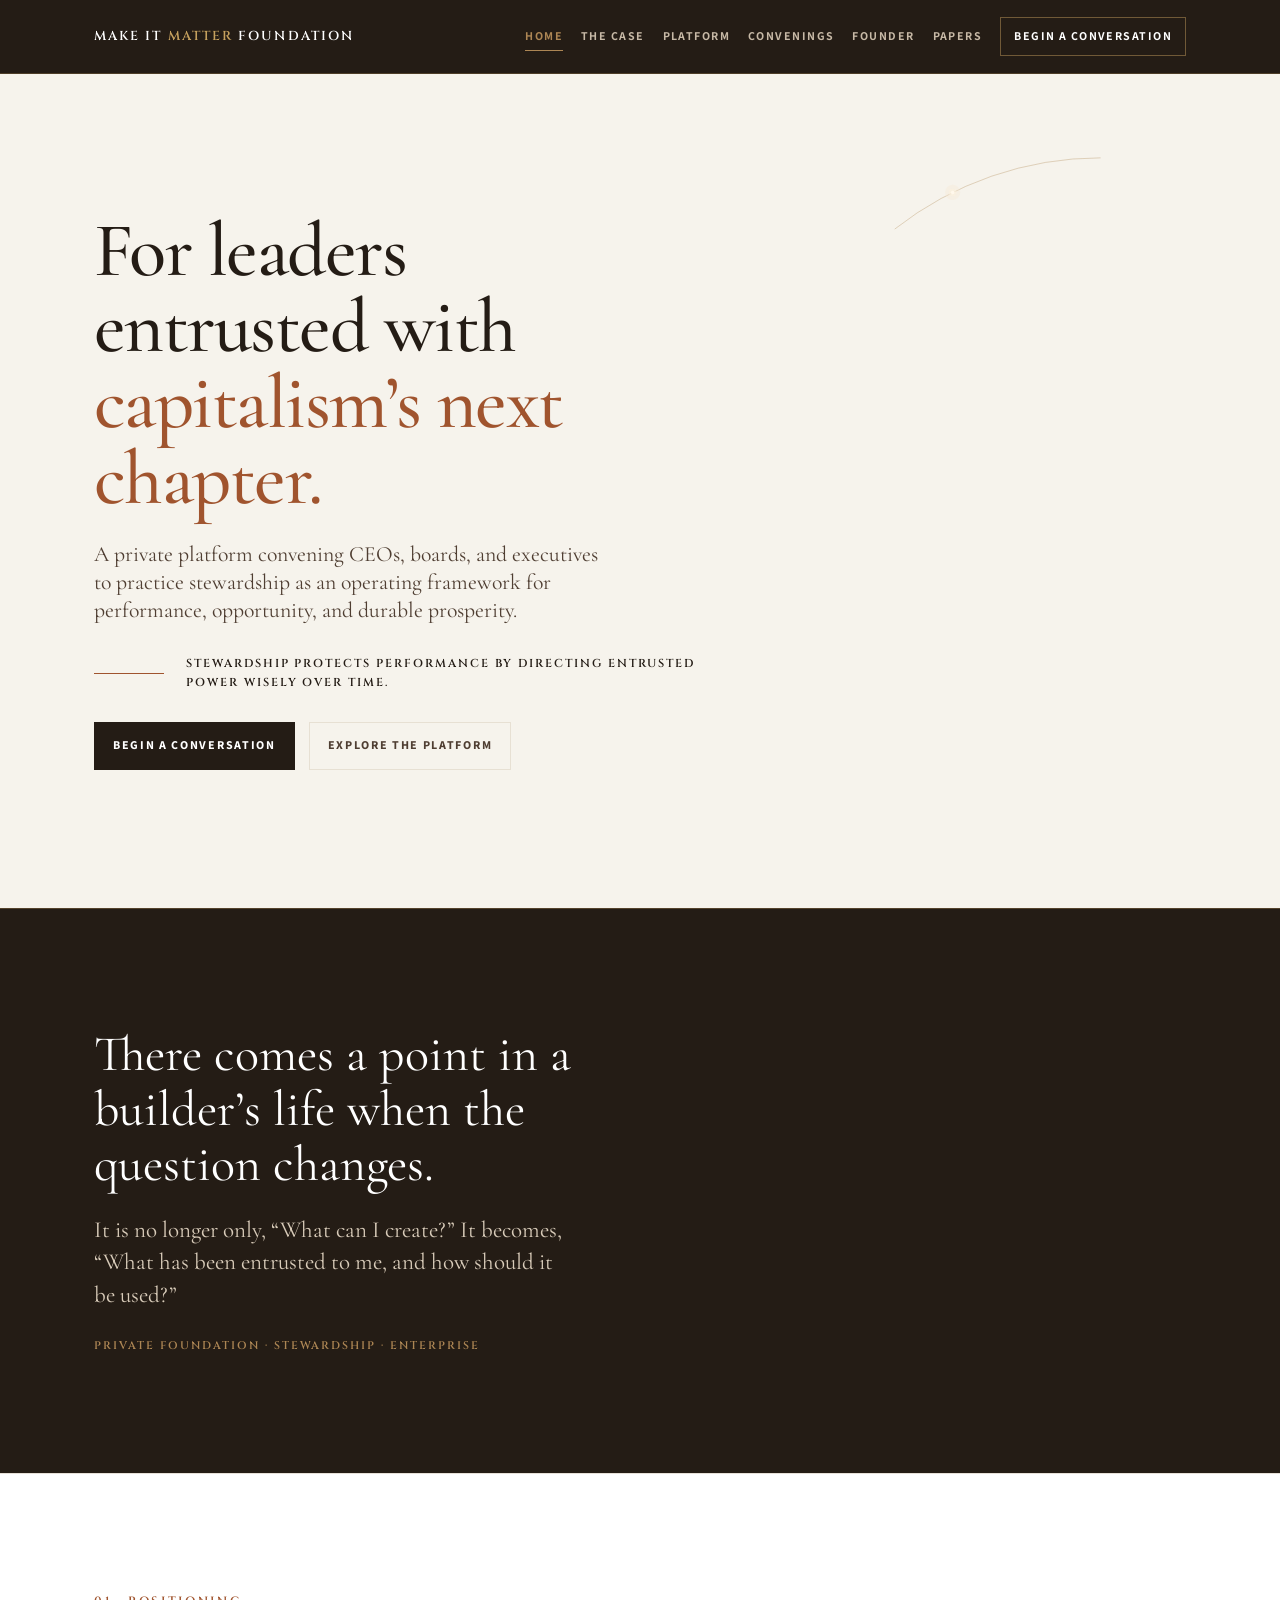
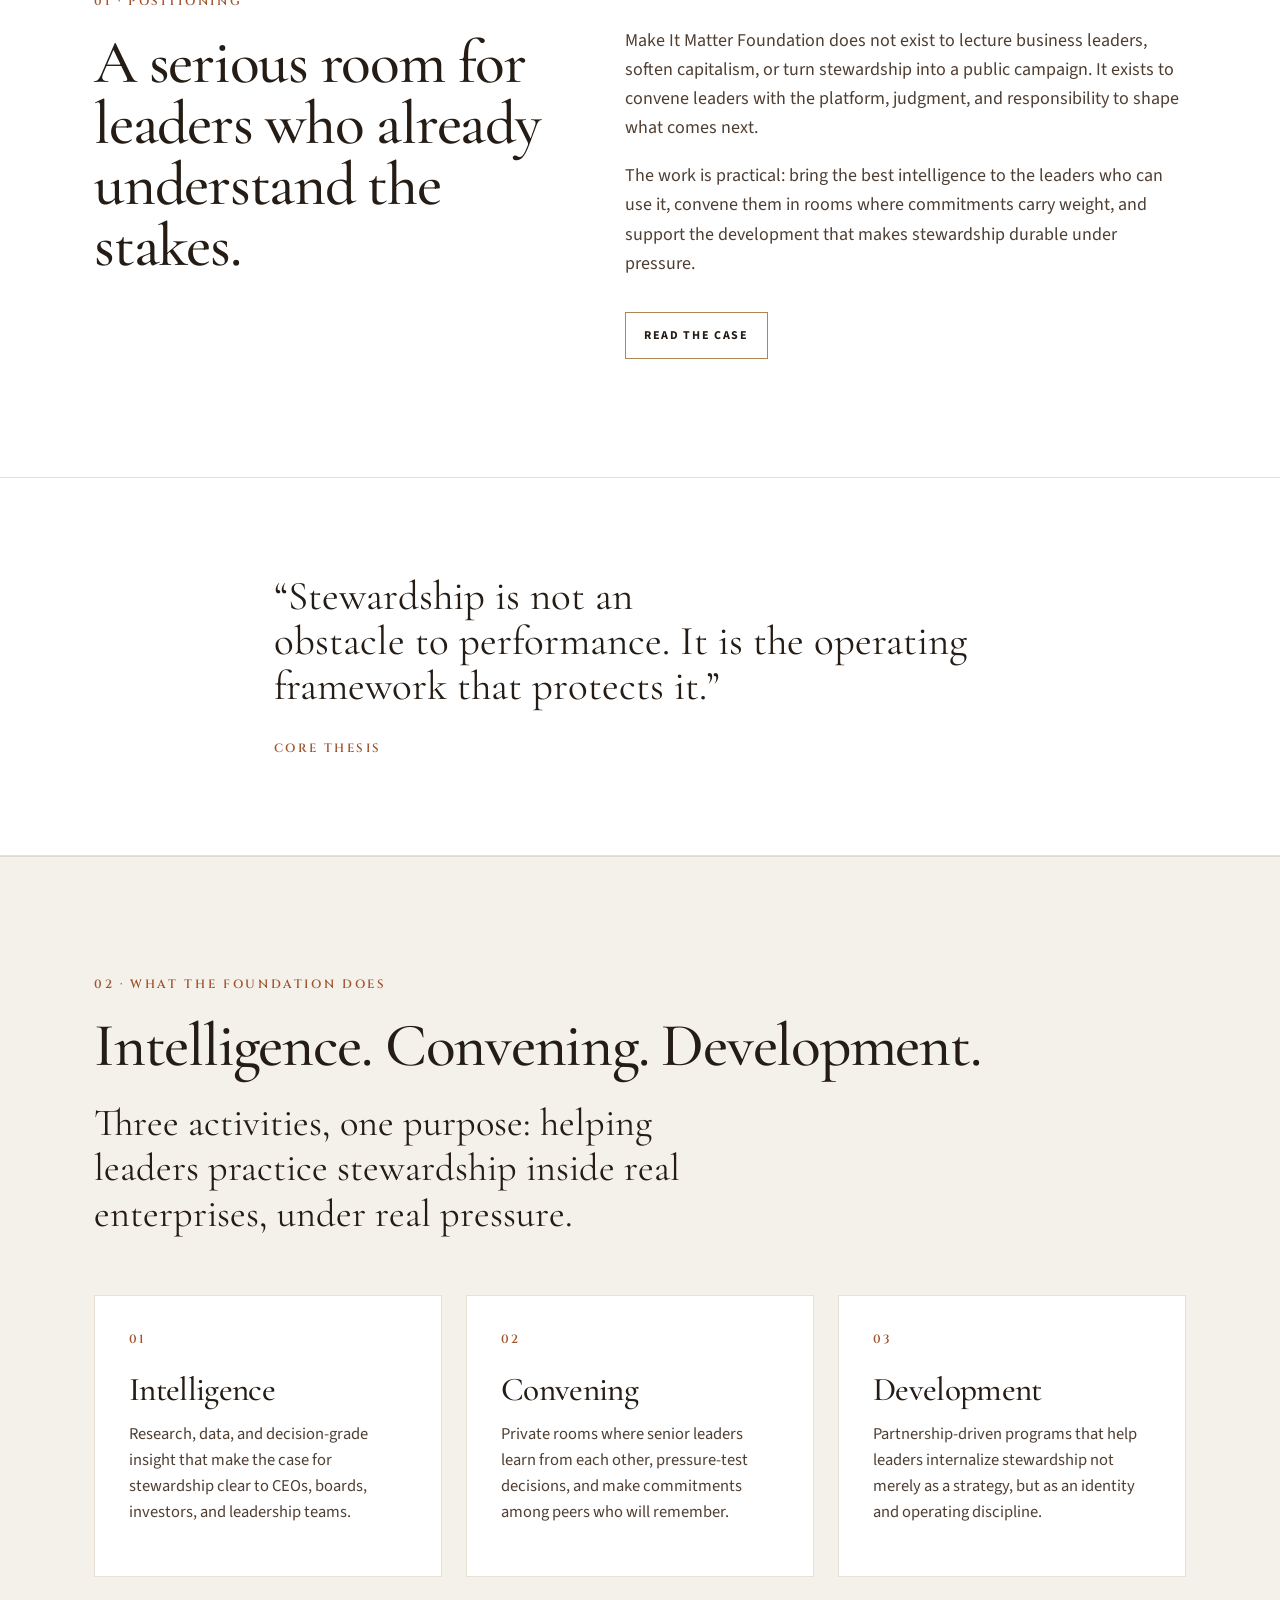
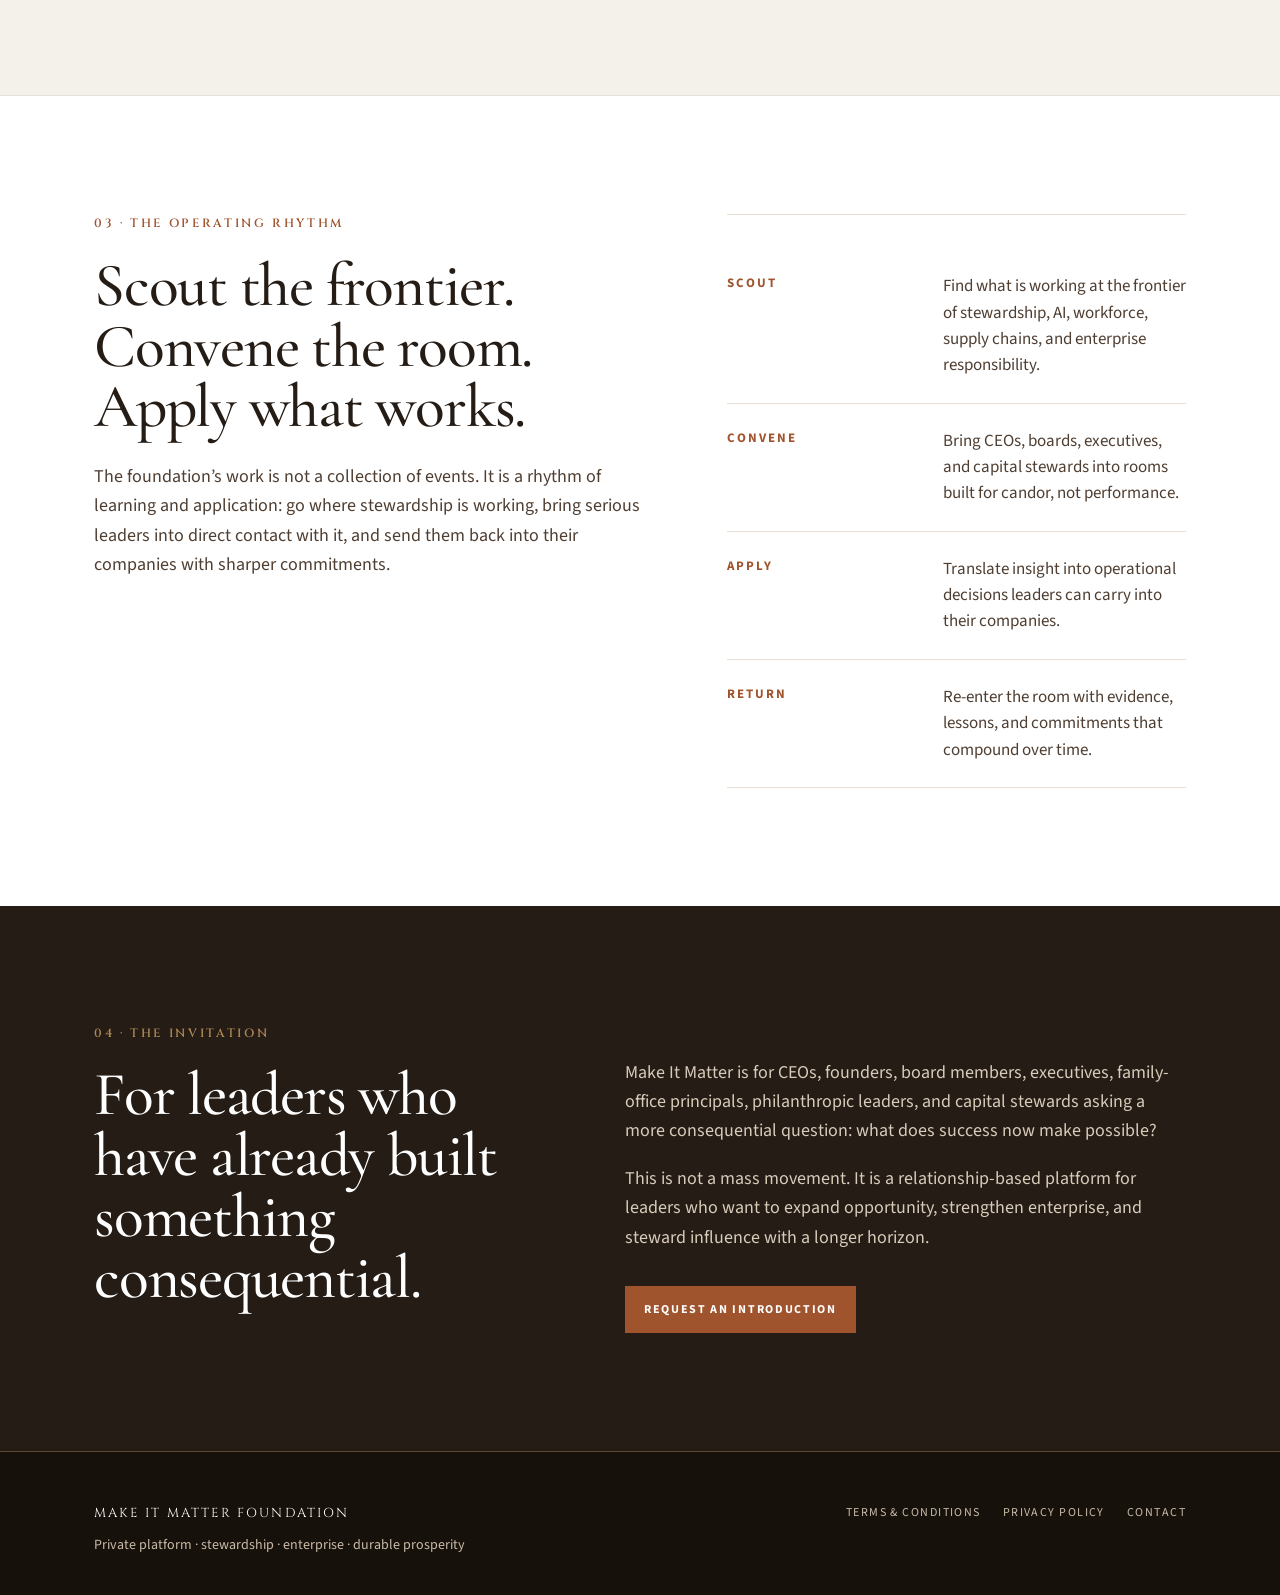
<file: index.html>
<!DOCTYPE html>
<html lang="en">
<head>
  <meta charset="UTF-8" />
  <meta name="viewport" content="width=device-width, initial-scale=1.0" />
  <title>Make It Matter Foundation — Stewardship Website Prototype</title>
  <meta name="description" content="Make It Matter Foundation convenes CEOs, boards, and executives to practice stewardship as an operating framework for durable performance, opportunity, and long-term prosperity." />

  <!--
  MAKE IT MATTER FOUNDATION WEBSITE PROTOTYPE
  Brand Book 03 Direction · July 2026

  STRICT SOURCE-OF-TRUTH RULES
  1. Steve Hall's vision and mission are non-negotiable and must not be altered.
  2. The foundation has evolved from nonprofit leader development into a stewardship platform for CEOs, boards, and executives.
  3. The mission is to help business leaders practice stewardship as a core operating principle: not CSR, not ESG, not charity, not a moral lecture.
  4. The case is made through performance protection, competitive advantage, opportunity, resilience, political/social trust, and long-term enterprise value.
  5. The brand must avoid loud campaign energy, activist urgency, broad public movement language, fear-based capitalism messaging, and woke-coded phrasing.
  6. Orange is a signature accent, not the atmosphere.
  7. Voice: clear, concise, warm, commercially fluent, founder-led, private, serious, and high-trust.
  -->

  <link rel="preconnect" href="https://fonts.googleapis.com">
  <link rel="preconnect" href="https://fonts.gstatic.com" crossorigin>
  <link href="https://fonts.googleapis.com/css2?family=Cinzel:wght@400;500;600;700&family=Cormorant+Garamond:ital,wght@0,400;0,500;0,600;0,700;1,400;1,500&family=Source+Sans+3:wght@300;400;500;600;700&display=swap" rel="stylesheet">

  <style>
    :root{
      --ember:#C2552A;
      --clay:#A0542E;
      --brass:#AD8654;
      --umber:#241C15;
      --oak:#4F3E32;
      --stone:#8A8073;
      --line:#E7E0D3;
      --line-soft:rgba(206,194,176,.5);
      --parchment:#F4F1EA;
      --ivory:#F6F3EC;
      --bone:#FFFFFF;
      --white:#FFFFFF;
      --dark:#17110B;
      --font-ceremonial:'Cinzel', Georgia, serif;
      --font-serif:'Cormorant Garamond', Georgia, serif;
      --font-sans:'Source Sans 3','Helvetica Neue',Arial,sans-serif;
      --container:1180px;
      --narrow:820px;
      --ease:cubic-bezier(.22,.61,.36,1);
    }

    *{box-sizing:border-box;margin:0;padding:0;min-width:0}
    html,body{max-width:100%;overflow-x:clip}
    @supports not (overflow:clip){html,body{overflow-x:hidden}}
    img,svg,video,canvas,iframe{max-width:100%}
    img,video{height:auto}
    p,li,td,th,blockquote,figcaption{overflow-wrap:anywhere}
    html{scroll-behavior:smooth}
    body{
      background:var(--ivory);
      color:var(--umber);
      font-family:var(--font-sans);
      font-size:18px;
      line-height:1.62;
      -webkit-font-smoothing:antialiased;
      text-rendering:optimizeLegibility;
    }
    ::selection{background:var(--ember);color:#fff}
    a{color:inherit;text-decoration:none}
    button{font:inherit}

    .progress{position:fixed;top:0;left:0;height:2px;width:0;background:var(--ember);z-index:999}

    .wrap{width:100%;max-width:var(--container);margin:0 auto;padding:0 44px}
    .wrap.narrow{max-width:var(--narrow)}

    .kicker,.eyebrow,.small-caps{
      font-family:var(--font-ceremonial);
      font-weight:600;
      font-size:11px;
      letter-spacing:.22em;
      text-transform:uppercase;
      color:var(--clay);
    }

    h1,h2,h3{font-family:var(--font-serif);font-weight:500;color:var(--umber);letter-spacing:-.02em}
    h1{font-size:clamp(54px,7.8vw,112px);line-height:.96;max-width:950px}
    h2{font-size:clamp(38px,4.8vw,70px);line-height:.99;margin-bottom:24px}
    h3{font-size:clamp(26px,2.6vw,36px);line-height:1.06;margin-bottom:16px}
    h4{font-family:var(--font-sans);font-size:16px;line-height:1.2;font-weight:650;letter-spacing:.01em;color:var(--umber)}
    p{color:var(--oak);margin:0 0 1.05em;max-width:66ch}
    .lead{font-family:var(--font-serif);font-size:clamp(27px,3vw,39px);line-height:1.18;color:var(--umber);max-width:33ch}
    .body-large{font-family:var(--font-serif);font-size:24px;line-height:1.35;color:var(--umber)}
    .micro{font-size:14px;color:var(--stone);line-height:1.45}
    .rule{height:1px;background:var(--line);width:100%}
    .soft{color:var(--clay)}
    .quiet{color:var(--stone)}

    .site-nav{
      position:sticky;top:0;z-index:100;
      background:var(--umber);
      border-bottom:1px solid rgba(176,138,85,.30);
    }
    .site-nav .inner{max-width:var(--container);margin:0 auto;padding:17px 44px;display:flex;justify-content:space-between;gap:22px;align-items:center}
    .wordmark{background:none;border:0;padding:0;font-family:var(--font-ceremonial);font-size:13px;font-weight:600;letter-spacing:.16em;text-transform:uppercase;color:var(--bone);white-space:nowrap;cursor:pointer}
    .wordmark span{color:#C6A15E}
    .navlinks{display:flex;gap:18px;align-items:center;flex-wrap:wrap;justify-content:flex-end}
    .navlinks a,.navlinks button{background:none;border:0;cursor:pointer;font-family:var(--font-sans);font-size:12px;font-weight:650;letter-spacing:.12em;text-transform:uppercase;color:#C7B9A6;transition:color .22s var(--ease)}
    .navlinks a:hover,.navlinks button:hover,.navlinks button.active{color:var(--brass)}
    .navlinks button:not(.nav-cta){position:relative}
    .navlinks button:not(.nav-cta):after{content:"";position:absolute;left:0;right:0;bottom:-5px;height:1px;background:var(--brass);transform:scaleX(0);transform-origin:left;transition:transform .3s var(--ease)}
    .navlinks button:not(.nav-cta):hover:after,.navlinks button:not(.nav-cta).active:after{transform:scaleX(1)}
    .nav-cta{border:1px solid rgba(176,138,85,.55)!important;padding:9px 13px!important;color:var(--bone)!important;background:transparent!important}
    .nav-cta:hover{border-color:var(--brass)!important;background:var(--brass)!important;color:var(--umber)!important}
    .nav-toggle{display:none;flex-direction:column;justify-content:center;gap:5px;width:42px;height:42px;padding:9px;background:none;border:0;cursor:pointer}
    .nav-toggle span{display:block;height:1.5px;width:100%;background:var(--bone);transition:transform .3s var(--ease),opacity .2s}
    .site-nav.open .nav-toggle span:nth-child(1){transform:translateY(6.5px) rotate(45deg)}
    .site-nav.open .nav-toggle span:nth-child(2){opacity:0}
    .site-nav.open .nav-toggle span:nth-child(3){transform:translateY(-6.5px) rotate(-45deg)}

    .page{display:none;min-height:calc(100vh - 70px)}
    .page.active{display:block}

    section{position:relative}
    .sec{padding:118px 0;border-top:1px solid var(--line-soft)}
    .sec.tight{padding:84px 0}
    .sec.bone{background:var(--bone)}
    .sec.parchment{background:var(--parchment)}
    .sec.umber{background:var(--umber);color:var(--ivory);border-top:none}
    .sec.umber h1,.sec.umber h2,.sec.umber h3,.sec.umber h4{color:var(--bone)}
    .sec.umber p{color:#D8CBB9}
    .sec.umber .kicker{color:var(--brass)}
    .sec-head{margin-bottom:58px}
    .sec-number{display:block;margin-bottom:22px;font-family:var(--font-ceremonial);font-size:12px;font-weight:600;letter-spacing:.22em;text-transform:uppercase;color:var(--clay)}
    .sec.umber .sec-number{color:var(--brass)}

    /* ---------- hero ---------- */
    .hero{position:relative;min-height:calc(100vh - 66px);display:flex;align-items:center;overflow:hidden;background:var(--ivory)}
    .hero .wrap{position:relative;z-index:2;padding-top:22px;padding-bottom:22px}
    .hero-copy{max-width:920px}
    .hero h1{font-size:clamp(44px,6.0vw,90px);line-height:.99;margin-top:0;max-width:15ch}
    .hero .sub{font-family:var(--font-serif);font-size:clamp(19px,1.7vw,24px);line-height:1.28;max-width:52ch;color:var(--oak);margin-top:24px}
    .hero .thesis{display:grid;grid-template-columns:70px 1fr;gap:22px;align-items:center;margin-top:30px;max-width:640px}
    .hero .thesis .line{height:1px;background:var(--clay);transform-origin:left}
    .hero .thesis p{font-family:var(--font-ceremonial);font-size:11.5px;letter-spacing:.17em;text-transform:uppercase;color:var(--umber);font-weight:600;margin:0;max-width:none}
    .hero .btn-row{margin-top:30px}
    .hero-arc-wrap{position:absolute;z-index:1;inset:0;pointer-events:none;overflow:visible;will-change:transform}
    .hero-arc{position:absolute;right:-13vw;top:50%;width:54vw;height:54vw;max-width:740px;max-height:740px;transform:translateY(-50%);overflow:visible}

    /* opening statement (relocated from hero) */
    .opening{position:relative;overflow:hidden;background:var(--umber);border-top:1px solid rgba(176,138,85,.35)}
    .opening .wrap{position:relative;z-index:2}
    .opening-inner{max-width:720px}
    .opening-motif{position:absolute;top:50%;right:12%;transform:translateY(-50%);width:min(38vw,420px);height:min(38vw,420px);z-index:1;pointer-events:none}
    .opening-motif svg{width:100%;height:100%;display:block}
    .opening-quote{font-family:var(--font-serif);font-size:clamp(30px,3.9vw,50px);line-height:1.1;color:var(--bone);max-width:22ch;margin:0 0 22px}
    .opening-sub{font-family:var(--font-serif);font-size:clamp(20px,1.8vw,25px);line-height:1.4;color:#D8CBB9;max-width:44ch;margin:0 0 26px}
    .opening-meta{font-family:var(--font-ceremonial);font-size:11px;font-weight:600;letter-spacing:.18em;text-transform:uppercase;color:var(--brass)}

    @keyframes heroUp{from{opacity:0;transform:translateY(20px)}to{opacity:1;transform:none}}
    @keyframes drawLine{from{transform:scaleX(0)}to{transform:scaleX(1)}}
    .hero.anim .hero-copy>*{opacity:0;animation:heroUp .9s var(--ease) forwards}
    .hero.anim .hero-copy>h1{animation-delay:.10s}
    .hero.anim .hero-copy>.sub{animation-delay:.26s}
    .hero.anim .hero-copy>.thesis{animation-delay:.42s}
    .hero.anim .hero-copy>.btn-row{animation-delay:.56s}
    .hero.anim .thesis .line{transform:scaleX(0);animation:drawLine 1.05s var(--ease) .7s forwards}
    @media(prefers-reduced-motion:reduce){
      .hero.anim .hero-copy>*,.hero.anim .thesis .line{animation:none!important;opacity:1!important;transform:none!important}
      .stagger-list>*{transition:none!important;opacity:1!important;transform:none!important}
      .reveal{transition:none}
    }

    .btn-row{display:flex;gap:14px;flex-wrap:wrap;margin-top:34px}
    .btn{display:inline-flex;align-items:center;justify-content:center;gap:8px;border:1px solid var(--brass);padding:13px 18px;min-height:46px;font-family:var(--font-sans);font-size:12px;font-weight:700;letter-spacing:.14em;text-transform:uppercase;color:var(--umber);background:transparent;transition:all .22s var(--ease);cursor:pointer}
    .btn:hover{background:var(--umber);border-color:var(--umber);color:var(--bone);transform:translateY(-1px)}
    .btn.primary{background:var(--umber);border-color:var(--umber);color:var(--bone)}
    .btn.primary:hover{background:var(--clay);border-color:var(--clay)}
    .btn.subtle{border-color:var(--line);color:var(--oak)}
    .btn.subtle:hover{background:var(--umber);border-color:var(--umber);color:var(--bone)}
    .sec.umber .btn.primary{background:var(--clay);border-color:var(--clay);color:var(--bone)}
    .sec.umber .btn.primary:hover{background:var(--brass);border-color:var(--brass);color:var(--umber)}
    .sec.umber .btn.subtle{border-color:rgba(176,138,85,.55);color:var(--ivory)}
    .sec.umber .btn.subtle:hover{background:var(--brass);border-color:var(--brass);color:var(--umber)}

    .grid-2{display:grid;grid-template-columns:1fr 1fr;gap:34px}
    .grid-3{display:grid;grid-template-columns:repeat(3,1fr);gap:24px}
    .grid-4{display:grid;grid-template-columns:repeat(4,1fr);gap:20px}
    .split{display:grid;grid-template-columns:.9fr 1.1fr;gap:72px;align-items:start}
    .split:has(.sec-number)>div:nth-child(2){padding-top:34px}
    .split.rev{grid-template-columns:1.1fr .9fr}

    .card{background:var(--bone);border:1px solid var(--line);padding:34px;min-height:230px}
    .card h3{margin-bottom:14px}
    .card p{font-size:16.5px;line-height:1.58;color:var(--oak)}
    .card .num{font-family:var(--font-ceremonial);font-size:12px;font-weight:600;letter-spacing:.18em;text-transform:uppercase;color:var(--clay);display:block;margin-bottom:22px}
    .card.compact{min-height:0;padding:28px}
    .card.ghost{background:transparent}
    .card.dark{background:var(--umber);border-color:var(--umber)}
    .card.dark h3,.card.dark h4{color:var(--bone)}
    .card.dark p{color:#D8CBB9}

    .positioning-list{border-top:1px solid var(--line)}
    .positioning-list .row{display:grid;grid-template-columns:190px 1fr;gap:26px;padding:24px 0;border-bottom:1px solid var(--line)}
    .positioning-list b{font-family:var(--font-sans);font-size:13px;letter-spacing:.16em;text-transform:uppercase;color:var(--clay)}
    .positioning-list p{margin:0;font-size:17px;line-height:1.55;color:var(--oak)}
    .stagger-list.reveal{opacity:1!important;transform:none!important}
    .stagger-list>*{opacity:0;transform:translateY(18px);transition:opacity 1s var(--ease),transform 1s var(--ease)}
    .stagger-list.built>*{opacity:1;transform:none}
    .stagger-list.built>*:nth-child(1){transition-delay:.15s}
    .stagger-list.built>*:nth-child(2){transition-delay:.75s}
    .stagger-list.built>*:nth-child(3){transition-delay:1.35s}
    .stagger-list.built>*:nth-child(4){transition-delay:1.95s}
    .stagger-list.built>*:nth-child(5){transition-delay:2.55s}
    .stagger-list.built>*:nth-child(6){transition-delay:3.15s}

    .statement{background:var(--bone);border-top:1px solid var(--line);border-bottom:1px solid var(--line);padding:96px 0}
    .statement blockquote{font-family:var(--font-serif);font-size:clamp(20px,3.2vw,44px);line-height:1.1;color:var(--umber);max-width:940px}
    .nowrap{white-space:nowrap}
    .statement cite{display:block;margin-top:30px;font-family:var(--font-ceremonial);font-style:normal;font-size:12px;font-weight:600;letter-spacing:.2em;text-transform:uppercase;color:var(--clay)}

    .page-hero{position:relative;overflow:hidden;display:flex;align-items:center;min-height:56vh;padding:104px 0 88px;background:var(--ivory);border-bottom:1px solid var(--line-soft)}
    .page-hero .wrap{position:relative;z-index:2;width:100%}
    .page-hero h1{font-size:clamp(48px,6.4vw,88px);line-height:1.0;max-width:16ch;margin-top:20px}
    .page-hero p{font-family:var(--font-serif);font-size:clamp(22px,2.3vw,31px);line-height:1.24;color:var(--oak);max-width:46ch;margin-top:24px}
    .page-hero .hero-motif{position:absolute;z-index:1;top:50%;right:4%;transform:translateY(-50%);width:min(40vw,440px);height:min(40vw,440px);pointer-events:none}
    .page-hero .hero-motif svg{width:100%;height:100%;display:block;overflow:visible}

    .method-row{display:grid;grid-template-columns:repeat(4,1fr);border-top:1px solid var(--line);border-left:1px solid var(--line);margin-top:48px}
    .method-step{padding:28px;background:rgba(252,250,245,.38);border-right:1px solid var(--line);border-bottom:1px solid var(--line)}
    .method-step .step{font-family:var(--font-ceremonial);font-size:12px;letter-spacing:.18em;text-transform:uppercase;color:var(--clay);display:block;margin-bottom:14px}
    .method-step h3{font-size:30px;margin-bottom:10px}
    .method-step p{font-size:15.8px;line-height:1.52}

    .program{display:grid;grid-template-columns:220px 1fr 260px;gap:30px;padding:34px 0;border-bottom:1px solid var(--line);align-items:start}
    .program:first-child{border-top:1px solid var(--line)}
    .program .label{font-family:var(--font-ceremonial);font-size:12px;font-weight:600;letter-spacing:.2em;text-transform:uppercase;color:var(--clay)}
    .program p{margin-bottom:0}
    .program .meta{font-size:14px;color:var(--stone);line-height:1.45}

    .resource-grid{display:grid;grid-template-columns:repeat(3,1fr);gap:22px;margin-top:42px}
    .resource{background:var(--bone);border:1px solid var(--line);padding:28px;min-height:260px;display:flex;flex-direction:column;justify-content:space-between}
    .resource h3{font-size:30px}
    .resource p{font-size:16px;line-height:1.55}
    .resource .tag{font-family:var(--font-ceremonial);font-size:11px;letter-spacing:.18em;text-transform:uppercase;color:var(--clay);margin-bottom:22px}
    .resource a{font-family:var(--font-sans);font-size:12px;font-weight:700;letter-spacing:.12em;text-transform:uppercase;color:var(--umber);border-top:1px solid var(--line);padding-top:18px;margin-top:24px}

    /* ---- Papers / Blog ---- */
    .blog{margin-top:46px}
    .blog-list{display:flex;flex-direction:column}
    .post-item{display:block;width:100%;text-align:left;background:none;border:0;border-top:1px solid var(--line);padding:38px 0;cursor:pointer;font-family:inherit}
    .post-item:last-child{border-bottom:1px solid var(--line)}
    .post-meta{display:flex;gap:14px;align-items:center;margin-bottom:16px;flex-wrap:wrap}
    .post-meta .tag{font-family:var(--font-ceremonial);font-weight:600;font-size:12.5px;letter-spacing:.16em;text-transform:uppercase;color:var(--clay)}
    .post-meta .date{font-family:var(--font-sans);font-weight:600;font-size:13px;letter-spacing:.05em;text-transform:uppercase;color:var(--oak)}
    .post-item h3{font-size:clamp(26px,2.8vw,34px);margin-bottom:12px;transition:color .22s var(--ease)}
    .post-item:hover h3{color:var(--clay)}
    .post-item p{font-size:17px;line-height:1.5;max-width:64ch;margin-bottom:16px}
    .post-more{font-family:var(--font-sans);font-size:12px;font-weight:700;letter-spacing:.12em;text-transform:uppercase;color:var(--umber);display:inline-flex;align-items:center;gap:8px}
    .post-item:hover .post-more{color:var(--clay)}
    .post-item.featured{border-top:none;padding:0 0 44px}
    .post-item.featured h3{font-size:clamp(34px,4.6vw,58px);line-height:1.04;max-width:24ch}
    .post-item.featured p{font-family:var(--font-serif);font-size:clamp(19px,2vw,23px);line-height:1.32;color:var(--umber);max-width:52ch}
    /* past posts as bordered cards */
    .paper-cards{display:grid;grid-template-columns:repeat(3,1fr);gap:22px;margin-top:52px}
    .paper-card{background:var(--bone);border:1px solid var(--line);padding:28px;min-height:250px;display:flex;flex-direction:column;justify-content:space-between;width:100%;text-align:left;cursor:pointer;font-family:inherit;transition:border-color .22s var(--ease),transform .22s var(--ease)}
    .paper-card:hover{border-color:var(--umber);transform:translateY(-2px)}
    .paper-card .post-meta{margin-bottom:16px}
    .paper-card h3{font-size:clamp(23px,1.9vw,28px);line-height:1.08;margin:0 0 12px;transition:color .22s var(--ease)}
    .paper-card:hover h3{color:var(--clay)}
    .paper-card p{font-size:15.5px;line-height:1.5;margin:0;max-width:none}
    .paper-card .card-more{font-family:var(--font-sans);font-size:12px;font-weight:700;letter-spacing:.12em;text-transform:uppercase;color:var(--umber);border-top:1px solid var(--line);padding-top:18px;margin-top:24px;display:inline-flex;gap:8px;align-items:center}
    .paper-card:hover .card-more{color:var(--clay)}
    @media(max-width:1060px){.paper-cards{grid-template-columns:1fr 1fr}}
    @media(max-width:640px){.paper-cards{grid-template-columns:1fr}}
    .post-meta .featured-flag{font-family:var(--font-ceremonial);font-weight:600;font-size:12.5px;letter-spacing:.18em;text-transform:uppercase;color:var(--clay);margin-left:auto}
    .pager{display:flex;gap:8px;align-items:center;justify-content:center;margin-top:52px;flex-wrap:wrap}
    .pager button{min-width:44px;height:44px;padding:0 14px;border:1px solid var(--line);background:transparent;font-family:var(--font-sans);font-size:13px;font-weight:700;letter-spacing:.05em;color:var(--oak);cursor:pointer;transition:all .2s var(--ease)}
    .pager button:hover:not(:disabled){border-color:var(--umber);color:var(--umber)}
    .pager button.active{background:var(--umber);border-color:var(--umber);color:var(--bone)}
    .pager button:disabled{opacity:.35;cursor:default}
    .post-article{max-width:760px}
    .post-article .back{font-family:var(--font-sans);font-size:12px;font-weight:700;letter-spacing:.12em;text-transform:uppercase;color:var(--clay);background:none;border:0;cursor:pointer;margin-bottom:40px;display:inline-flex;gap:8px;align-items:center}
    .post-article .post-meta{margin-bottom:22px}
    .post-article h1{font-size:clamp(38px,5.2vw,68px);line-height:1.0;max-width:20ch;margin-bottom:8px}
    .post-article .article-body{margin-top:34px}
    .post-article .article-body p{font-family:var(--font-serif);font-size:20px;line-height:1.5;color:var(--umber);max-width:68ch;margin:0 0 1.1em}
    .post-article .article-body h2{font-family:var(--font-serif);font-weight:500;font-size:clamp(26px,3vw,38px);line-height:1.1;letter-spacing:-.01em;margin:44px 0 16px;max-width:none;color:var(--umber)}
    .post-article .article-body blockquote{font-family:var(--font-serif);font-style:italic;font-size:26px;line-height:1.35;color:var(--umber);border-left:2px solid var(--brass);padding-left:28px;margin:32px 0;max-width:40ch}
    .post-article .article-body strong{font-weight:650}
    .post-nav{display:grid;grid-template-columns:1fr auto 1fr;gap:24px;align-items:start;margin-top:64px;padding-top:32px;border-top:1px solid var(--line)}
    .post-nav .pn-item{background:none;border:0;cursor:pointer;font-family:inherit;padding:0;text-align:left;max-width:300px}
    .post-nav .pn-next{text-align:right;justify-self:end}
    .post-nav .pn-empty{visibility:hidden}
    .post-nav .pn-dir{display:block;font-family:var(--font-sans);font-size:11px;font-weight:700;letter-spacing:.14em;text-transform:uppercase;color:var(--clay);margin-bottom:8px}
    .post-nav .pn-title{display:block;font-family:var(--font-serif);font-size:20px;line-height:1.15;color:var(--umber);transition:color .2s var(--ease)}
    .post-nav .pn-item:hover .pn-title{color:var(--clay)}
    .post-nav .pn-home{align-self:center;background:none;border:1px solid var(--line);cursor:pointer;font-family:var(--font-sans);font-size:11px;font-weight:700;letter-spacing:.12em;text-transform:uppercase;color:var(--oak);padding:12px 18px;white-space:nowrap;transition:all .2s var(--ease)}
    .post-nav .pn-home:hover{border-color:var(--umber);color:var(--umber)}
    @media(max-width:640px){.post-nav{grid-template-columns:1fr;gap:26px}.post-nav .pn-next{text-align:left;justify-self:start}.post-nav .pn-home{justify-self:start}}

    .founder-letter{max-width:600px;border-left:2px solid var(--brass);padding-left:36px}
    .founder-letter p{font-family:var(--font-serif);font-style:italic;font-size:26px;line-height:1.46;color:var(--umber);max-width:34ch}
    .founder-letter .signature{font-family:var(--font-ceremonial);font-size:12px;letter-spacing:.18em;text-transform:uppercase;color:var(--clay);margin-top:32px}
    .letter-sec{position:relative;overflow:hidden}
    .letter-sec .wrap{position:relative;z-index:2}
    .sec.tight h2{font-size:clamp(28px,3.2vw,44px)}
    .legal{max-width:760px}
    .legal .updated{font-family:var(--font-ceremonial);font-size:11px;font-weight:600;letter-spacing:.18em;text-transform:uppercase;color:var(--stone);margin-bottom:34px}
    .legal p{font-size:16.5px;line-height:1.62;color:var(--oak);margin:0 0 1.05em;max-width:none}
    .legal h2{font-family:var(--font-serif);font-weight:500;font-size:26px;line-height:1.2;letter-spacing:-.01em;color:var(--umber);margin:38px 0 12px}
    .legal ul{margin:0 0 1.05em;padding-left:20px}
    .legal li{font-size:16.5px;line-height:1.55;color:var(--oak);margin-bottom:.4em}
    .legal a{color:var(--clay);text-decoration:underline;text-underline-offset:2px}

    .contact-card{background:var(--bone);border:1px solid var(--line);padding:38px}
    .form{display:flex;flex-direction:column;gap:18px}
    .form-row{display:grid;grid-template-columns:1fr 1fr;gap:18px}
    label{display:block;font-size:12px;font-weight:700;letter-spacing:.14em;text-transform:uppercase;color:var(--clay);margin-bottom:8px}
    input,select,textarea{width:100%;border:1px solid var(--line);background:#fff;padding:14px 14px;font-family:var(--font-sans);font-size:16px;color:var(--umber);outline:none;transition:border-color .22s var(--ease),box-shadow .22s var(--ease)}
    textarea{min-height:148px;resize:vertical}
    input:focus,select:focus,textarea:focus{border-color:var(--brass);box-shadow:0 0 0 3px rgba(176,138,85,.12)}

    .footer{position:relative;padding:52px 0 38px;background:var(--dark);color:var(--bone)}
    .footer:before{content:"";position:absolute;top:0;left:0;right:0;height:1px;background:rgba(176,138,85,.45)}
    .footer .wrap{display:flex;justify-content:space-between;gap:26px;align-items:flex-start;flex-wrap:wrap}
    .footer p,.footer a{color:#C9BBA8;font-size:14px;margin:0}
    .footer .brand{font-family:var(--font-ceremonial);font-size:13px;letter-spacing:.16em;text-transform:uppercase;color:var(--bone);margin-bottom:10px}
    .footer-links{display:flex;gap:22px;flex-wrap:wrap;justify-content:flex-end}
    .footer-links a,.footer-links button{position:relative;border:0;background:none;color:#C9BBA8;font-family:var(--font-sans);font-size:12px;letter-spacing:.12em;text-transform:uppercase;cursor:pointer;text-decoration:none;transition:color .22s var(--ease)}
    .footer-links a:after,.footer-links button:after{content:"";position:absolute;left:0;right:0;bottom:-4px;height:1px;background:var(--brass);transform:scaleX(0);transform-origin:left;transition:transform .3s var(--ease)}
    .footer-links a:hover,.footer-links button:hover{color:var(--brass)}
    .footer-links a:hover:after,.footer-links button:hover:after{transform:scaleX(1)}

    .reveal{opacity:0;transform:translateY(18px);transition:opacity .8s var(--ease),transform .8s var(--ease)}
    .reveal.in{opacity:1;transform:none}

    @media(max-width:1060px){
      .hero .wrap,.split,.split.rev{grid-template-columns:1fr;gap:48px}
      .hero-panel{border-left:0;padding-left:0;min-height:auto;justify-content:flex-start}
      .grid-3,.resource-grid{grid-template-columns:1fr 1fr}
      .grid-4,.method-row{grid-template-columns:1fr 1fr}
      .program{grid-template-columns:1fr;gap:12px}
    }
    @media(max-width:760px){
      .wrap{padding:0 24px}
      .site-nav .inner{padding:14px 24px;flex-direction:row;flex-wrap:nowrap;justify-content:space-between;align-items:center}
      .nav-toggle{display:flex}
      .navlinks{display:none}
      .site-nav.open .navlinks{display:flex;flex-direction:column;align-items:flex-start;gap:2px;position:absolute;top:100%;left:0;right:0;background:var(--umber);border-bottom:1px solid rgba(176,138,85,.3);padding:8px 24px 18px;box-shadow:0 22px 44px rgba(0,0,0,.28)}
      .site-nav.open .navlinks a,.site-nav.open .navlinks button{font-size:14px;padding:12px 0;width:100%;text-align:left}
      .site-nav.open .navlinks button:after{display:none}
      .site-nav.open .navlinks .nav-cta{margin-top:12px;width:auto;padding:11px 16px!important;text-align:center}
      .hero{min-height:auto}
      .hero .wrap{padding-top:56px;padding-bottom:58px}
      .hero h1,.page-hero h1{font-size:clamp(34px,9vw,56px)}
      .grid-2,.grid-3,.grid-4,.resource-grid,.method-row,.form-row{grid-template-columns:1fr}
      .positioning-list .row{grid-template-columns:1fr;gap:8px}
      .sec{padding:82px 0}
      .page-hero{padding:64px 0 52px;min-height:auto}
      .page-hero .hero-motif,.opening-motif,.hero-arc-wrap{display:none}
      .btn-row{flex-direction:column;align-items:stretch}
      .btn-row .btn{width:100%}
      .founder-letter{padding-left:20px}
      .founder-letter p{font-size:22px}
    }
  </style>
</head>
<body>
  <div class="progress" id="progress"></div>

  <nav class="site-nav" aria-label="Primary navigation">
    <div class="inner">
      <button class="wordmark" onclick="showPage('home')" aria-label="Make It Matter Foundation home">Make It <span>Matter</span> Foundation</button>
      <button class="nav-toggle" aria-label="Toggle menu" aria-expanded="false" onclick="toggleNav()"><span></span><span></span><span></span></button>
      <div class="navlinks">
        <button id="nav-home" class="active" onclick="showPage('home')">Home</button>
        <button id="nav-case" onclick="showPage('case')">The Case</button>
        <button id="nav-platform" onclick="showPage('platform')">Platform</button>
        <button id="nav-convenings" onclick="showPage('convenings')">Convenings</button>
        <button id="nav-founder" onclick="showPage('founder')">Founder</button>
        <button id="nav-resources" onclick="showPage('resources')">Papers</button>
        <button id="nav-contact" class="nav-cta" onclick="showPage('contact')">Begin a Conversation</button>
      </div>
    </div>
  </nav>

  <!-- HOME -->
  <main class="page active" id="page-home">
    <section class="hero anim">
      <div class="hero-arc-wrap" aria-hidden="true">
        <svg class="hero-arc" viewBox="0 0 1000 1000" fill="none" preserveAspectRatio="xMidYMid meet">
          <path id="arcPath" d="M500 18 A482 482 0 0 0 500 982" stroke="rgba(176,138,85,.34)" stroke-width="1" vector-effect="non-scaling-stroke"/>
          <g id="arcHead" opacity="0"><circle r="11" fill="rgba(245,232,213,.35)"/><circle r="5.5" fill="rgba(250,240,222,.6)"/><circle r="2.6" fill="#FFF8EC"/></g>
        </svg>
      </div>
      <div class="wrap">
        <div class="hero-copy">
          <h1>For leaders entrusted with <span class="soft">capitalism’s next chapter.</span></h1>
          <p class="sub">A private platform convening CEOs, boards, and executives to practice stewardship as an operating framework for performance, opportunity, and durable prosperity.</p>
          <div class="thesis">
            <span class="line"></span>
            <p>Stewardship protects performance by directing entrusted power wisely over time.</p>
          </div>
          <div class="btn-row">
            <button class="btn primary" onclick="showPage('contact')">Begin a Conversation</button>
            <button class="btn subtle" onclick="showPage('platform')">Explore the Platform</button>
          </div>
        </div>
      </div>
    </section>

    <section class="sec opening">
      <div class="wrap">
        <div class="opening-inner reveal">
          <p class="opening-quote">There comes a point in a builder’s life when the question changes.</p>
          <p class="opening-sub">It is no longer only, “What can I create?” It becomes, “What has been entrusted to me, and how should it be used?”</p>
          <div class="opening-meta">Private foundation · stewardship · enterprise</div>
        </div>
      </div>
    </section>

    <section class="sec bone">
      <div class="wrap split">
        <div class="reveal">
          <span class="sec-number">01 · Positioning</span>
          <h2>A serious room for leaders who already understand the stakes.</h2>
        </div>
        <div class="reveal">
          <p>Make It Matter Foundation does not exist to lecture business leaders, soften capitalism, or turn stewardship into a public campaign. It exists to convene leaders with the platform, judgment, and responsibility to shape what comes next.</p>
          <p>The work is practical: bring the best intelligence to the leaders who can use it, convene them in rooms where commitments carry weight, and support the development that makes stewardship durable under pressure.</p>
          <div class="btn-row">
            <button class="btn" onclick="showPage('case')">Read the Case</button>
          </div>
        </div>
      </div>
    </section>

    <section class="statement">
      <div class="wrap narrow reveal">
        <blockquote>“Stewardship is not an <span class="nowrap">obstacle to performance.</span> It is the operating framework that protects it.”</blockquote>
        <cite>Core thesis</cite>
      </div>
    </section>

    <section class="sec parchment">
      <div class="wrap">
        <div class="sec-head reveal">
          <span class="sec-number">02 · What the foundation does</span>
          <h2>Intelligence. Convening. Development.</h2>
          <p class="lead">Three activities, one purpose: helping leaders practice stewardship inside real enterprises, under real pressure.</p>
        </div>
        <div class="grid-3 reveal">
          <div class="card"><span class="num">01</span><h3>Intelligence</h3><p>Research, data, and decision-grade insight that make the case for stewardship clear to CEOs, boards, investors, and leadership teams.</p></div>
          <div class="card"><span class="num">02</span><h3>Convening</h3><p>Private rooms where senior leaders learn from each other, pressure-test decisions, and make commitments among peers who will remember.</p></div>
          <div class="card"><span class="num">03</span><h3>Development</h3><p>Partnership-driven programs that help leaders internalize stewardship not merely as a strategy, but as an identity and operating discipline.</p></div>
        </div>
      </div>
    </section>

    <section class="sec bone">
      <div class="wrap split rev">
        <div class="reveal">
          <span class="sec-number">03 · The operating rhythm</span>
          <h2>Scout the frontier. Convene the room. Apply what works.</h2>
          <p>The foundation’s work is not a collection of events. It is a rhythm of learning and application: go where stewardship is working, bring serious leaders into direct contact with it, and send them back into their companies with sharper commitments.</p>
        </div>
        <div class="positioning-list">
          <div class="row"><b>Scout</b><p>Find what is working at the frontier of stewardship, AI, workforce, supply chains, and enterprise responsibility.</p></div>
          <div class="row"><b>Convene</b><p>Bring CEOs, boards, executives, and capital stewards into rooms built for candor, not performance.</p></div>
          <div class="row"><b>Apply</b><p>Translate insight into operational decisions leaders can carry into their companies.</p></div>
          <div class="row"><b>Return</b><p>Re-enter the room with evidence, lessons, and commitments that compound over time.</p></div>
        </div>
      </div>
    </section>

    <section class="sec umber">
      <div class="wrap split">
        <div class="reveal">
          <span class="sec-number">04 · The invitation</span>
          <h2>For leaders who have already built something consequential.</h2>
        </div>
        <div class="reveal">
          <p>Make It Matter is for CEOs, founders, board members, executives, family-office principals, philanthropic leaders, and capital stewards asking a more consequential question: what does success now make possible?</p>
          <p>This is not a mass movement. It is a relationship-based platform for leaders who want to expand opportunity, strengthen enterprise, and steward influence with a longer horizon.</p>
          <div class="btn-row">
            <button class="btn primary" onclick="showPage('contact')">Request an Introduction</button>
          </div>
        </div>
      </div>
    </section>

    <div class="footer">
      <div class="wrap"><div><div class="brand">Make It Matter Foundation</div><p>Private platform · stewardship · enterprise · durable prosperity</p></div><div class="footer-links"><button onclick="showPage('terms')">Terms &amp; Conditions</button><button onclick="showPage('privacy')">Privacy Policy</button><button onclick="showPage('contact')">Contact</button></div></div>
    </div>
  </main>

  <!-- THE CASE -->
  <main class="page" id="page-case">
    <section class="page-hero">
      <div class="hero-motif" data-motif="case" aria-hidden="true"><svg viewBox="0 0 500 500" fill="none" preserveAspectRatio="xMidYMid meet"></svg></div>
      <div class="wrap reveal">
        <span class="kicker">The Case</span>
        <h1>Stewardship is a performance discipline.</h1>
        <p>It is not a values page, a public relations posture, or a compliance exercise. It is the way serious leaders protect the conditions that allow enterprise to flourish.</p>
      </div>
    </section>

    <section class="sec bone">
      <div class="wrap split">
        <div class="reveal"><span class="sec-number">01 · Why now</span><h2>The pressure on leaders is changing.</h2></div>
        <div class="reveal">
          <p>CEOs and boards are making decisions faster, with more complexity, under more scrutiny, and against a backdrop of accelerating technology. AI can expand opportunity at scale. It can also concentrate gains at a speed no previous generation of leaders has faced.</p>
          <p>Make It Matter helps leaders navigate that pressure with stewardship as a governing principle: how to deploy powerful resources in ways that expand opportunity, strengthen trust, and protect long-term performance.</p>
        </div>
      </div>
    </section>

    <section class="sec">
      <div class="wrap">
        <div class="sec-head reveal">
          <span class="sec-number">02 · Four areas of focus</span>
          <h2>Where stewardship is becoming operational.</h2>
        </div>
        <div class="grid-4 reveal">
          <div class="card compact"><span class="num">AI</span><h3>AI integration</h3><p>Deploying AI to expand capability and opportunity, not simply to concentrate gains or reduce headcount.</p></div>
          <div class="card compact"><span class="num">Work</span><h3>Workforce development</h3><p>Building pipelines, reskilling, and internal mobility so people can participate in the next economy.</p></div>
          <div class="card compact"><span class="num">Supply</span><h3>Resilient supply chains</h3><p>Designing for breadth and resilience, not only lowest cost, in a world of geopolitical disruption.</p></div>
          <div class="card compact"><span class="num">Next</span><h3>Emerging technology</h3><p>Maintaining stewardship as a governing principle as quantum, crypto, AI, and new technologies accelerate decisions.</p></div>
        </div>
      </div>
    </section>

    <section class="statement">
      <div class="wrap narrow reveal">
        <blockquote>When more people have the opportunity to participate productively in capitalism, prosperity becomes broader, trust becomes stronger, and shareholder value becomes more durable.</blockquote>
        <cite>Economic belief</cite>
      </div>
    </section>

    <section class="sec parchment">
      <div class="wrap split rev">
        <div class="reveal">
          <span class="sec-number">03 · What this is not</span>
          <h2>No charity framing. No ideological posture. No lectures.</h2>
          <p>The foundation speaks to leaders as peers. It does not ask them to choose between performance and responsibility. It helps them see that durable performance depends on the health of the system, people, communities, and trust that make enterprise possible.</p>
        </div>
        <div class="positioning-list reveal">
          <div class="row"><b>Not</b><p>CSR, ESG, virtue language, broad public activism, political signaling, or redistribution messaging.</p></div>
          <div class="row"><b>Yes</b><p>Merit-based opportunity, voluntary stewardship, operating discipline, talent strength, resilience, and long-term value.</p></div>
          <div class="row"><b>Proof</b><p>Use evidence selectively: performance, retention, resilience, social license, and risk reduction.</p></div>
          <div class="row"><b>Tone</b><p>Calm, direct, warm, commercially fluent, and serious enough for rooms where decisions are made.</p></div>
        </div>
      </div>
    </section>

    <section class="sec umber tight">
      <div class="wrap split">
        <div class="reveal"><h2>Stewardship protects the future of enterprise.</h2></div>
        <div class="reveal"><p>Leaders who practice stewardship are not stepping away from capitalism. They are strengthening the conditions that allow capitalism to remain trusted, productive, innovative, and free.</p><div class="btn-row"><button class="btn primary" onclick="showPage('platform')">See the Platform</button></div></div>
      </div>
    </section>
    <div class="footer"><div class="wrap"><div><div class="brand">Make It Matter Foundation</div><p>Stewardship as operating discipline.</p></div><div class="footer-links"><button onclick="showPage('terms')">Terms &amp; Conditions</button><button onclick="showPage('privacy')">Privacy Policy</button><button onclick="showPage('contact')">Contact</button></div></div></div>
  </main>

  <!-- PLATFORM -->
  <main class="page" id="page-platform">
    <section class="page-hero">
      <div class="hero-motif" data-motif="platform" aria-hidden="true"><svg viewBox="0 0 500 500" fill="none" preserveAspectRatio="xMidYMid meet"></svg></div>
      <div class="wrap reveal">
        <span class="kicker">The Platform</span>
        <h1>Built around intelligence, convening, and development.</h1>
        <p>Make It Matter is not primarily a grantmaking identity anymore. It is a platform for helping leaders practice stewardship where their decisions carry real consequence.</p>
      </div>
    </section>

    <section class="sec bone">
      <div class="wrap">
        <div class="sec-head reveal">
          <span class="sec-number">01 · Platform architecture</span>
          <h2>Three activities. One flywheel.</h2>
        </div>
        <div class="grid-3 reveal">
          <div class="card"><span class="num">Intelligence</span><h3>Bring the best evidence to the room.</h3><p>Research, benchmarking, and partner insight help leaders see where stewardship is tied to performance, risk, trust, talent, and value creation.</p></div>
          <div class="card"><span class="num">Convening</span><h3>Create rooms where commitments stick.</h3><p>Peer accountability is the highest-leverage behavior change mechanism. A commitment made among serious peers is harder to forget.</p></div>
          <div class="card"><span class="num">Development</span><h3>Form leaders, not just ideas.</h3><p>Stewardship becomes durable when it moves from strategy to identity — from what a leader knows to how a leader operates.</p></div>
        </div>
        <div class="method-row reveal">
          <div class="method-step"><span class="step">01</span><h3>Scout</h3><p>Find the frontier: companies, leaders, technologies, and data showing what stewardship requires now.</p></div>
          <div class="method-step"><span class="step">02</span><h3>Convene</h3><p>Bring the right leaders into rooms designed for candor, trust, and practical exchange.</p></div>
          <div class="method-step"><span class="step">03</span><h3>Apply</h3><p>Translate insight into operating choices leaders can make inside their own organizations.</p></div>
          <div class="method-step"><span class="step">04</span><h3>Return</h3><p>Re-enter the room with lessons, commitments, and evidence of what is working.</p></div>
        </div>
      </div>
    </section>

    <section class="sec">
      <div class="wrap split">
        <div class="reveal"><span class="sec-number">02 · Partner ecology</span><h2>The foundation should not try to become everything.</h2></div>
        <div class="reveal">
          <p>The strongest version of Make It Matter is a connective platform. It uses the credibility, data, communities, and development capability of aligned organizations — then convenes leaders around a coherent stewardship rhythm.</p>
          <p>Partners may include research and data organizations, leadership academies, CEO networks, conscious enterprise communities, policy thinkers, philanthropic allies, and capital stewards. Each partner should strengthen one part of the flywheel.</p>
        </div>
      </div>
    </section>

    <section class="sec parchment">
      <div class="wrap">
        <div class="sec-head reveal">
          <span class="sec-number">03 · What the platform makes possible</span>
          <h2>More than inspiration. More than a conference.</h2>
        </div>
        <div class="grid-2 reveal">
          <div class="card"><h3>Decision-grade insight</h3><p>Leaders need data they can bring to boards, investors, and teams. The foundation should make the business case clear enough to become actionable.</p></div>
          <div class="card"><h3>Rooms that change behavior</h3><p>Small, high-trust groups create a form of accountability that large events rarely produce.</p></div>
          <div class="card"><h3>Identity-level development</h3><p>Stewardship is not learned as a tactic. It is practiced until it becomes a leadership disposition.</p></div>
          <div class="card"><h3>A replicable rhythm</h3><p>Scout, convene, apply, return. The method can travel across CEO networks, chapters, partners, and cohorts.</p></div>
        </div>
      </div>
    </section>

    <section class="sec umber tight">
      <div class="wrap split">
        <div class="reveal"><h2>The platform grows through trust, not marketing.</h2></div>
        <div class="reveal"><p>Every room should be strong enough that the right leader wants to bring another trusted leader into it.</p><div class="btn-row"><button class="btn primary" onclick="showPage('convenings')">Explore Convenings</button></div></div>
      </div>
    </section>
    <div class="footer"><div class="wrap"><div><div class="brand">Make It Matter Foundation</div><p>Scout · convene · apply · return.</p></div><div class="footer-links"><button onclick="showPage('terms')">Terms &amp; Conditions</button><button onclick="showPage('privacy')">Privacy Policy</button><button onclick="showPage('contact')">Contact</button></div></div></div>
  </main>

  <!-- CONVENINGS -->
  <main class="page" id="page-convenings">
    <section class="page-hero">
      <div class="hero-motif" data-motif="convenings" aria-hidden="true"><svg viewBox="0 0 500 500" fill="none" preserveAspectRatio="xMidYMid meet"></svg></div>
      <div class="wrap reveal">
        <span class="kicker">Convenings</span>
        <h1>Private rooms built for real exchange.</h1>
        <p>The foundation convenes leaders who already believe stewardship matters — and gives them a structure to practice it with peers.</p>
      </div>
    </section>

    <section class="sec bone">
      <div class="wrap">
        <div class="sec-head reveal">
          <span class="sec-number">01 · Formats</span>
          <h2>Fewer stages. Better rooms.</h2>
        </div>
        <div class="reveal program-list">
          <div class="program">
            <div class="label">Private Dinner</div>
            <div><h3>Jeffersonian Dinners</h3><p>Regional dinners for <span data-count="12">12</span>–<span data-count="15">15</span> CEOs and senior leaders. One question. Everyone speaks. No one dominates. The host serves the conversation rather than controlling it.</p></div>
            <div class="meta">Depth over breadth · peer candor · relationship-led</div>
          </div>
          <div class="program">
            <div class="label">Annual Gathering</div>
            <div><h3>CEO Conclave</h3><p>A focused annual gathering for leaders actively asking how stewardship is practiced in AI, workforce, supply chains, emerging technology, capital allocation, and company culture.</p><p class="micro" style="margin-top:12px">In partnership with Just Capital · CECP · Conscious Capitalism · Stagen · Onyx.</p></div>
            <div class="meta"><span data-count="50" data-suffix="+">50+</span> CEOs · frontier inquiry · shared commitments</div>
          </div>
          <div class="program">
            <div class="label">Field Learning</div>
            <div><h3>Scouting Parties</h3><p>Small-group field expeditions to companies, communities, and leaders already practicing stewardship in ways others need to see, not merely hear about.</p></div>
            <div class="meta">Observation · application · return with insight</div>
          </div>
          <div class="program">
            <div class="label">Leader Formation</div>
            <div><h3>Stewardship Development</h3><p>Tools, intelligence, and curriculum to help leaders deploy their resources in ways that expand opportunity, strengthen trust, and protect long-term performance.</p></div>
            <div class="meta"></div>
          </div>
        </div>
      </div>
    </section>

    <section class="statement">
      <div class="wrap narrow reveal">
        <blockquote>“Stewardship is not learned. It is practiced — inside real organizations, under real pressure, in community with leaders who hold one another accountable.”</blockquote>
        <cite>Convening principle</cite>
      </div>
    </section>

    <section class="sec parchment">
      <div class="wrap split rev">
        <div class="reveal"><span class="sec-number">02 · Room design</span><h2>What makes a Make It Matter room different?</h2></div>
        <div class="positioning-list reveal">
          <div class="row"><b>Private</b><p>The room should feel safe enough for honest questions and serious enough for lasting commitments.</p></div>
          <div class="row"><b>Peer-led</b><p>The foundation frames the question. The leaders in the room do the work.</p></div>
          <div class="row"><b>Practical</b><p>Every conversation must move toward decisions, not merely insight.</p></div>
          <div class="row"><b>Selective</b><p>Growth should happen through trusted introductions, not public recruitment.</p></div>
        </div>
      </div>
    </section>

    <section class="sec umber tight"><div class="wrap split"><div class="reveal"><h2>Interested in hosting or joining a stewardship conversation?</h2></div><div class="reveal"><p>The right starting point is a private conversation, not an application funnel.</p><div class="btn-row"><button class="btn primary" onclick="showPage('contact')">Begin a Conversation</button></div></div></div></section>
    <div class="footer"><div class="wrap"><div><div class="brand">Make It Matter Foundation</div><p>Private rooms. Serious leaders. Durable commitments.</p></div><div class="footer-links"><button onclick="showPage('terms')">Terms &amp; Conditions</button><button onclick="showPage('privacy')">Privacy Policy</button><button onclick="showPage('contact')">Contact</button></div></div></div>
  </main>

  <!-- FOUNDER -->
  <main class="page" id="page-founder">
    <section class="page-hero">
      <div class="hero-motif" data-motif="founder" aria-hidden="true"><svg viewBox="0 0 500 500" fill="none" preserveAspectRatio="xMidYMid meet"></svg></div>
      <div class="wrap reveal">
        <span class="kicker">Founder</span>
        <h1>From entrepreneur to platform builder.</h1>
        <p>Make It Matter has evolved because Steve Hall’s understanding of leverage has evolved.</p>
      </div>
    </section>

    <section class="sec bone">
      <div class="wrap split">
        <div class="reveal"><span class="sec-number">01 · The shift</span><h2>The original conviction still matters. The leverage has moved upstream.</h2></div>
        <div class="reveal"><p>Make It Matter began with a conviction: not every philanthropic dollar has the same return, and one of the highest-return investments in the nonprofit sector is in the leader fighting the cause.</p><p>That work remains honorable. But the causes Steve cares about most — economic opportunity, workforce development, community resilience — are downstream of something larger: whether enterprise creates enough opportunity, trust, resilience, and shared prosperity to keep capitalism healthy.</p><p>The foundation is now focused on leaders whose companies, capital, platforms, and decisions can influence that upstream system.</p></div>
      </div>
    </section>

    <section class="sec letter-sec">
      <div class="opening-motif" aria-hidden="true"><svg viewBox="0 0 500 500" fill="none" preserveAspectRatio="xMidYMid meet"></svg></div>
      <div class="wrap">
        <div class="founder-letter reveal">
          <span class="kicker">A note from Steve Hall</span>
          <p style="margin-top:28px">For most of my life, the measure of a good year was what I had built. Success has a quiet way of changing that measure — from what I can create to what I have been given to look after.</p>
          <p>I have spent much of my life learning that conscious leadership and strong performance are not in conflict. At their best, they are the same pursuit.</p>
          <p>Make It Matter Foundation is my attempt to help more leaders practice that truth inside the institutions they already lead.</p>
          <div class="signature">Steve Hall · Founder, Make It Matter Foundation</div>
        </div>
      </div>
    </section>

    <section class="sec parchment">
      <div class="wrap">
        <div class="sec-head reveal"><span class="sec-number">02 · What Steve is building now</span><h2>Not a personal brand. A platform others can use.</h2></div>
        <div class="grid-3 reveal">
          <div class="card"><span class="num">01</span><h3>A framework</h3><p>Language and structure for leaders who already sense that stewardship is central to performance, but need a clearer way to practice it.</p></div>
          <div class="card"><span class="num">02</span><h3>A community</h3><p>A private network of peers where the conversation can be honest, commercially grounded, and rooted in responsibility.</p></div>
          <div class="card"><span class="num">03</span><h3>A platform</h3><p>An operating rhythm that helps partners, chapters, cohorts, and leaders scout, convene, apply, and return.</p></div>
        </div>
      </div>
    </section>

    <section class="sec umber tight"><div class="wrap split"><div class="reveal"><h2>The next chapter is about what achievement makes possible.</h2></div><div class="reveal"><p>Make It Matter exists for leaders ready to ask that question seriously.</p><div class="btn-row"><button class="btn primary" onclick="showPage('contact')">Begin a Conversation</button></div></div></div></section>
    <div class="footer"><div class="wrap"><div><div class="brand">Make It Matter Foundation</div><p>Founder-led, but not founder-centered.</p></div><div class="footer-links"><button onclick="showPage('terms')">Terms &amp; Conditions</button><button onclick="showPage('privacy')">Privacy Policy</button><button onclick="showPage('contact')">Contact</button></div></div></div>
  </main>

  <!-- RESOURCES -->
  <main class="page" id="page-resources">
    <section class="page-hero">
      <div class="hero-motif" data-motif="papers" aria-hidden="true"><svg viewBox="0 0 500 500" fill="none" preserveAspectRatio="xMidYMid meet"></svg></div>
      <div class="wrap reveal">
        <span class="kicker">Perspective Papers</span>
        <h1>What leaders need to think through now.</h1>
        <p>Private intelligence for leaders treating stewardship as an operating discipline. Each paper is short, evidence-led, and written to enter a boardroom conversation.</p>
      </div>
    </section>

    <section class="sec bone" style="padding-top:64px">
      <div class="wrap">
        <div class="blog reveal">
          <div class="blog-list" id="paper-list"></div>
          <nav class="pager" id="paper-pager" aria-label="Papers pagination"></nav>
        </div>
      </div>
    </section>

    <section class="sec umber tight"><div class="wrap split"><div class="reveal"><h2>Suggest a topic worth writing about.</h2></div><div class="reveal"><p>The foundation’s intellectual work should serve the rooms it convenes.</p><div class="btn-row"><button class="btn primary" onclick="showPage('contact')">Contact Steve</button></div></div></div></section>
    <div class="footer"><div class="wrap"><div><div class="brand">Make It Matter Foundation</div><p>Perspective papers for the stewardship era.</p></div><div class="footer-links"><button onclick="showPage('terms')">Terms &amp; Conditions</button><button onclick="showPage('privacy')">Privacy Policy</button><button onclick="showPage('contact')">Contact</button></div></div></div>
  </main>

  <!-- INDIVIDUAL PAPER / BLOG POST -->
  <main class="page" id="page-post">
    <section class="sec bone" style="padding-top:96px">
      <div class="wrap">
        <article class="post-article" id="post-article"></article>
      </div>
    </section>
    <section class="sec umber tight"><div class="wrap split"><div class="reveal"><h2>Continue the conversation.</h2></div><div class="reveal"><p>These papers are written to enter boardroom conversations, not to sit in an archive.</p><div class="btn-row"><button class="btn primary" onclick="showPage('contact')">Begin a Conversation</button><button class="btn subtle" onclick="showPage('resources')">Back to Papers</button></div></div></div></section>
    <div class="footer"><div class="wrap"><div><div class="brand">Make It Matter Foundation</div><p>Perspective papers for the stewardship era.</p></div><div class="footer-links"><button onclick="showPage('terms')">Terms &amp; Conditions</button><button onclick="showPage('privacy')">Privacy Policy</button><button onclick="showPage('contact')">Contact</button></div></div></div>
  </main>

  <!-- CONTACT -->
  <main class="page" id="page-contact">
    <section class="page-hero">
      <div class="hero-motif" data-motif="contact" aria-hidden="true"><svg viewBox="0 0 500 500" fill="none" preserveAspectRatio="xMidYMid meet"></svg></div>
      <div class="wrap reveal">
        <span class="kicker">Begin a Conversation</span>
        <h1>The right next step is private.</h1>
        <p>Make It Matter grows through trusted introductions, thoughtful partnership, and leaders who are ready to practice stewardship seriously.</p>
      </div>
    </section>

    <section class="sec bone">
      <div class="wrap split">
        <div class="reveal">
          <span class="sec-number">01 · Contact</span>
          <h2>Start a conversation.</h2>
          <p>Whether you’d like to begin a conversation about stewardship, or convene a group of leaders and want the foundation’s support to host it, this is the place to start.</p>
          <p class="micro">Messages route to the foundation at <a href="mailto:info@makeitmatterfoundation.org">info@makeitmatterfoundation.org</a>.</p>
          <div class="positioning-list" style="margin-top:34px">
            <div class="row"><b>Best fit</b><p>CEOs, founders, board members, senior executives, family-office principals, philanthropic partners, and trusted connectors.</p></div>
            <div class="row"><b>Start with</b><p>Who you are, what you lead, and why stewardship is becoming relevant to your work now.</p></div>
          </div>
        </div>
        <div class="contact-card reveal">
          <form class="form" id="contact-form" onsubmit="return handleSubmit(event)">
            <div class="form-row"><div><label for="name">Full name</label><input id="name" name="name" type="text" required placeholder="Your name"></div><div><label for="email">Email</label><input id="email" name="email" type="email" required placeholder="name@company.com"></div></div>
            <div class="form-row"><div><label for="organization">Organization</label><input id="organization" name="organization" type="text" placeholder="Company / foundation"></div><div><label for="role">Role</label><input id="role" name="role" type="text" placeholder="CEO, founder, board member"></div></div>
            <div><label for="interest">Area of interest</label><select id="interest" name="interest"><option value="">Select one</option><option>Private convening</option><option>CEO Conclave</option><option>Jeffersonian Dinner</option><option>Scouting Party</option><option>Stewardship Development</option><option>Perspective Paper</option><option>Partnership</option><option>Trusted introduction</option><option>Other</option></select></div>
            <div><label for="message">Message</label><textarea id="message" name="message" placeholder="A brief note about what drew you to Make It Matter Foundation."></textarea></div>
            <button class="btn primary" type="submit" style="width:100%">Send Message</button>
          </form>
          <div id="confirmation" style="display:none;margin-top:24px;border-top:1px solid var(--line);padding-top:24px"><h3>Thank you.</h3><p>Your email client should now open with your message ready to send to the foundation.</p></div>
        </div>
      </div>
    </section>

    <section class="statement"><div class="wrap narrow reveal"><blockquote>“A commitment made inside a room of serious peers is a commitment that lasts.”</blockquote><cite>Make It Matter convening principle</cite></div></section>
    <div class="footer"><div class="wrap"><div><div class="brand">Make It Matter Foundation</div><p>© 2026 · Make It Matter Foundation</p></div><div class="footer-links"><button onclick="showPage('terms')">Terms &amp; Conditions</button><button onclick="showPage('privacy')">Privacy Policy</button><button onclick="showPage('contact')">Contact</button></div></div></div>
  </main>

  <!-- TERMS & CONDITIONS -->
  <main class="page" id="page-terms">
    <section class="page-hero" style="min-height:auto">
      <div class="wrap reveal">
        <span class="kicker">Legal</span>
        <h1>Terms &amp; Conditions</h1>
      </div>
    </section>
    <section class="sec bone">
      <div class="wrap">
        <div class="legal reveal">
          <p class="updated">Last updated · 2026</p>
          <p>These Terms &amp; Conditions (“Terms”) govern your access to and use of the Make It Matter Foundation website (the “Site”). By using the Site, you agree to these Terms. If you do not agree, please do not use the Site.</p>
          <h2>1. About this Site</h2>
          <p>The Site is operated by Make It Matter Foundation (“Make It Matter,” “we,” “us,” or “our”). It provides information about the Foundation’s mission, its perspective papers, and its convenings.</p>
          <h2>2. Use of the Site</h2>
          <p>You may use the Site for lawful, personal, and non-commercial purposes. You agree not to:</p>
          <ul>
            <li>use the Site in any way that violates applicable law or regulation;</li>
            <li>attempt to gain unauthorized access to the Site, its servers, or related systems;</li>
            <li>interfere with or disrupt the operation of the Site; or</li>
            <li>reproduce, distribute, or commercially exploit any part of the Site except as permitted below.</li>
          </ul>
          <h2>3. Intellectual property</h2>
          <p>Unless otherwise noted, the content on this Site — including text, graphics, logos, and design — is owned by Make It Matter Foundation or its licensors and is protected by applicable intellectual-property laws. You may view and share content for personal, non-commercial purposes with appropriate attribution. You may not use our name, marks, or materials for commercial purposes without our prior written consent.</p>
          <h2>4. No professional advice</h2>
          <p>The content on this Site is provided for general information only. It does not constitute legal, financial, investment, tax, or other professional advice, and should not be relied upon as such. You should consult qualified professionals before acting on any information found here.</p>
          <h2>5. Perspective papers and materials</h2>
          <p>Materials requested through the Site are provided for your information and remain the property of Make It Matter Foundation. They may not be republished or redistributed without permission.</p>
          <h2>6. Third-party links</h2>
          <p>The Site may contain links to third-party websites. We provide these links for convenience only and are not responsible for the content, policies, or practices of any third-party site.</p>
          <h2>7. Privacy</h2>
          <p>Your use of the Site is also governed by our <a onclick="showPage('privacy');return false" href="#">Privacy Policy</a>, which explains how we collect and use information.</p>
          <h2>8. Disclaimers</h2>
          <p>The Site is provided “as is” and “as available,” without warranties of any kind, whether express or implied. We do not warrant that the Site will be uninterrupted, error-free, or free of harmful components, or that the information on it is complete, accurate, or current.</p>
          <h2>9. Limitation of liability</h2>
          <p>To the fullest extent permitted by law, Make It Matter Foundation and its trustees, officers, employees, and agents will not be liable for any indirect, incidental, special, consequential, or punitive damages arising from your use of, or inability to use, the Site.</p>
          <h2>10. Changes to these Terms</h2>
          <p>We may update these Terms from time to time. Changes are effective when posted on this page. Your continued use of the Site after changes are posted constitutes acceptance of the revised Terms.</p>
          <h2>11. Governing law</h2>
          <p>These Terms are governed by the laws of the jurisdiction in which Make It Matter Foundation is organized, without regard to its conflict-of-laws principles.</p>
          <h2>12. Contact</h2>
          <p>Questions about these Terms may be directed to the Foundation through our <a onclick="showPage('contact');return false" href="#">contact page</a>.</p>
        </div>
      </div>
    </section>
    <div class="footer"><div class="wrap"><div><div class="brand">Make It Matter Foundation</div><p>Private platform · stewardship · enterprise · durable prosperity</p></div><div class="footer-links"><button onclick="showPage('terms')">Terms &amp; Conditions</button><button onclick="showPage('privacy')">Privacy Policy</button><button onclick="showPage('contact')">Contact</button></div></div></div>
  </main>

  <!-- PRIVACY POLICY -->
  <main class="page" id="page-privacy">
    <section class="page-hero" style="min-height:auto">
      <div class="wrap reveal">
        <span class="kicker">Legal</span>
        <h1>Privacy Policy</h1>
      </div>
    </section>
    <section class="sec bone">
      <div class="wrap">
        <div class="legal reveal">
          <p class="updated">Last updated · 2026</p>
          <p>This Privacy Policy explains how Make It Matter Foundation (“Make It Matter,” “we,” “us,” or “our”) collects, uses, and protects information when you use our website (the “Site”).</p>
          <h2>1. Information you provide</h2>
          <p>When you contact us or request materials through the Site, we collect the information you choose to provide — such as your name, email address, organization, role, and the content of your message.</p>
          <h2>2. Information collected automatically</h2>
          <p>Like most websites, we may automatically collect limited technical information when you visit — such as your device type, browser, general location, referring pages, and how you interact with the Site. This may be collected through cookies or similar technologies.</p>
          <h2>3. How we use information</h2>
          <p>We use information to:</p>
          <ul>
            <li>respond to your inquiries and requests;</li>
            <li>provide perspective papers and other materials you ask for;</li>
            <li>operate, maintain, and improve the Site; and</li>
            <li>comply with our legal obligations.</li>
          </ul>
          <h2>4. How we share information</h2>
          <p>We do not sell your personal information. We may share information with trusted service providers who help us operate the Site and communicate with you, only as needed for those purposes. We may also disclose information where required by law or to protect our rights.</p>
          <h2>5. Cookies</h2>
          <p>We may use cookies and similar technologies to operate the Site and understand how it is used. You can adjust your browser settings to refuse cookies, though some features of the Site may not function as intended.</p>
          <h2>6. Data retention</h2>
          <p>We retain personal information only as long as needed for the purposes described in this Policy, or as required by law.</p>
          <h2>7. Your choices and rights</h2>
          <p>Depending on your location, you may have the right to access, correct, or delete the personal information we hold about you, or to object to certain uses. To make a request, please contact us through our <a onclick="showPage('contact');return false" href="#">contact page</a>.</p>
          <h2>8. Security</h2>
          <p>We take reasonable measures to protect the information we collect. However, no method of transmission or storage is completely secure, and we cannot guarantee absolute security.</p>
          <h2>9. Third-party links</h2>
          <p>The Site may link to third-party websites that operate under their own privacy policies. We are not responsible for their practices.</p>
          <h2>10. Children’s privacy</h2>
          <p>The Site is intended for business leaders and is not directed to children. We do not knowingly collect personal information from children.</p>
          <h2>11. International visitors</h2>
          <p>If you access the Site from outside the country in which the Foundation operates, please be aware that your information may be processed in that country.</p>
          <h2>12. Changes to this Policy</h2>
          <p>We may update this Policy from time to time. Changes are effective when posted on this page, with the “Last updated” date revised accordingly.</p>
          <h2>13. Contact</h2>
          <p>Questions about this Policy may be directed to the Foundation through our <a onclick="showPage('contact');return false" href="#">contact page</a>.</p>
        </div>
      </div>
    </section>
    <div class="footer"><div class="wrap"><div><div class="brand">Make It Matter Foundation</div><p>Private platform · stewardship · enterprise · durable prosperity</p></div><div class="footer-links"><button onclick="showPage('terms')">Terms &amp; Conditions</button><button onclick="showPage('privacy')">Privacy Policy</button><button onclick="showPage('contact')">Contact</button></div></div></div>
  </main>

  <script>
    function toggleNav(){const n=document.querySelector('.site-nav');if(!n)return;const open=n.classList.toggle('open');const t=n.querySelector('.nav-toggle');if(t)t.setAttribute('aria-expanded',open?'true':'false');}
    function showPage(pageId){
      const siteNav=document.querySelector('.site-nav');if(siteNav){siteNav.classList.remove('open');const tg=siteNav.querySelector('.nav-toggle');if(tg)tg.setAttribute('aria-expanded','false');}
      document.querySelectorAll('.page').forEach(p=>p.classList.remove('active'));
      document.querySelectorAll('.navlinks button').forEach(b=>b.classList.remove('active'));
      const page=document.getElementById('page-'+pageId);
      const nav=document.getElementById('nav-'+pageId);
      if(page){page.classList.add('active')}
      if(nav){nav.classList.add('active')}
      if(pageId==='resources'){renderPapers(currentPaperPage||1);}
      if(pageId==='post'){var nr=document.getElementById('nav-resources');if(nr)nr.classList.add('active');}
      window.scrollTo({top:0,behavior:'smooth'});
      if(page){page.querySelectorAll('.reveal').forEach(el=>el.classList.remove('in'));page.querySelectorAll('.stagger-list').forEach(el=>el.classList.remove('built'));}
      requestAnimationFrame(()=>{observeReveals();observeLists();observeCounts();const hm=page&&page.querySelector('.hero-motif');if(hm)drawHeroMotif(hm);});
      if(pageId==='home'){replayHero();}
    }

    function handleSubmit(e){
      e.preventDefault();
      const fields=['name','email','organization','role','interest','message'];
      const values=Object.fromEntries(fields.map(id=>[id,document.getElementById(id)?.value || '']));
      const subject=encodeURIComponent('Make It Matter Foundation Inquiry — '+values.name);
      const body=encodeURIComponent('Name: '+values.name+'\nEmail: '+values.email+'\nOrganization: '+values.organization+'\nRole: '+values.role+'\nArea of Interest: '+values.interest+'\n\nMessage:\n'+values.message);
      window.location.href='mailto:info@makeitmatterfoundation.org?subject='+subject+'&body='+body;
      document.getElementById('contact-form').style.display='none';
      document.getElementById('confirmation').style.display='block';
      return false;
    }

    const revealObserver=new IntersectionObserver((entries)=>{
      entries.forEach(e=>{ if(e.isIntersecting){ e.target.classList.add('in'); revealObserver.unobserve(e.target); } });
    },{threshold:.14,rootMargin:'0px 0px -8% 0px'});
    function observeReveals(){
      document.querySelectorAll('.page.active .reveal:not(.in)').forEach(el=>revealObserver.observe(el));
    }
    function drawArc(){
      const svg=document.querySelector('#page-home .hero-arc');
      if(!svg) return;
      const path=svg.querySelector('#arcPath');
      const head=svg.querySelector('#arcHead');
      const L=path.getTotalLength();
      path.style.strokeDasharray=L;
      if(window.matchMedia('(prefers-reduced-motion: reduce)').matches){
        path.style.strokeDashoffset='0'; if(head) head.setAttribute('opacity','0'); return;
      }
      path.style.strokeDashoffset=L;
      if(head) head.setAttribute('opacity','1');
      const D=6200, t0=performance.now(), ease=t=>t<0.5?4*t*t*t:1-Math.pow(-2*t+2,3)/2;
      (function frame(now){
        const t=Math.min(1,(now-t0)/D), p=ease(t);
        path.style.strokeDashoffset=L*(1-p);
        if(head){
          const pt=path.getPointAtLength(L*p);
          head.setAttribute('transform','translate('+pt.x+' '+pt.y+')');
          head.setAttribute('opacity', p<0.82?'1':String(Math.max(0,1-(p-0.82)/0.18)));
        }
        if(t<1) requestAnimationFrame(frame); else if(head) head.setAttribute('opacity','0');
      })(t0);
    }
    function replayHero(){
      const hero=document.querySelector('#page-home .hero');
      if(!hero) return;
      hero.classList.remove('anim'); void hero.offsetWidth; hero.classList.add('anim');
      drawArc();
    }
    function buildGuilloche(){
      const svg=document.querySelector('.opening-motif svg');
      if(!svg || svg.childNodes.length) return;
      const NS='http://www.w3.org/2000/svg', cx=250, cy=250;
      function rose(A,k,rotDeg){
        const rot=rotDeg*Math.PI/180; let d='';
        for(let a=0;a<=360;a+=0.5){
          const th=a*Math.PI/180, r=A*Math.cos(k*th);
          const x=cx+r*Math.cos(th+rot), y=cy+r*Math.sin(th+rot);
          d+=(a===0?'M':'L')+x.toFixed(1)+' '+y.toFixed(1);
        }
        return d+'Z';
      }
      function add(el,o,w,delay){
        el.setAttribute('fill','none');el.setAttribute('stroke','rgba(176,138,85,'+o+')');
        el.setAttribute('stroke-width',w);el.setAttribute('vector-effect','non-scaling-stroke');
        el.style.opacity='0'; el.dataset.delay=delay;
        svg.appendChild(el);
      }
      const cInner=document.createElementNS(NS,'circle'); cInner.setAttribute('cx',cx); cInner.setAttribute('cy',cy); cInner.setAttribute('r',120); add(cInner,.4,1,0);
      [[235,6,0,.5,1,.05],[235,6,30,.32,1,.12],[200,18,0,.24,.8,.18]].forEach(L=>{
        const p=document.createElementNS(NS,'path'); p.setAttribute('d',rose(L[0],L[1],L[2])); add(p,L[3],L[4],L[5]);
      });
      const cOuter=document.createElementNS(NS,'circle'); cOuter.setAttribute('cx',cx); cOuter.setAttribute('cy',cy); cOuter.setAttribute('r',243); add(cOuter,.5,1,.42);
    }
    function drawMotif(){
      const svg=document.querySelector('.opening-motif svg');
      if(!svg || svg.dataset.drawn) return; svg.dataset.drawn='1';
      const els=[...svg.children].map(el=>{let L=0;try{L=el.getTotalLength();}catch(e){L=0;}if(L){el.style.strokeDasharray=L;el.style.strokeDashoffset=L;}el.style.opacity='1';return{el,L,delay:parseFloat(el.dataset.delay||0)};});
      if(window.matchMedia('(prefers-reduced-motion: reduce)').matches){ els.forEach(m=>{if(m.L)m.el.style.strokeDashoffset='0';}); return; }
      const D=8500, t0=performance.now(), ease=t=>t<0.5?2*t*t:1-Math.pow(-2*t+2,2)/2;
      (function frame(now){
        const gt=(now-t0)/D; let done=true;
        els.forEach(m=>{ let lt=(gt-m.delay)/(1-m.delay); lt=Math.max(0,Math.min(1,lt)); m.el.style.strokeDashoffset=m.L*(1-ease(lt)); if(lt<1) done=false; });
        if(!done) requestAnimationFrame(frame);
      })(t0);
    }
    buildGuilloche();
    const motifEl=document.querySelector('.opening-motif');
    if(motifEl){ const mo=new IntersectionObserver((es)=>{es.forEach(x=>{if(x.isIntersecting){drawMotif();mo.unobserve(x.target);}});},{threshold:.25}); mo.observe(motifEl); }
    const LIST_SEL='.positioning-list, .grid-2, .grid-3, .grid-4, .resource-grid, .method-row, .program-list';
    document.querySelectorAll(LIST_SEL).forEach(el=>el.classList.add('stagger-list'));
    const listObserver=new IntersectionObserver((es)=>{es.forEach(x=>{if(x.isIntersecting){x.target.classList.add('built');listObserver.unobserve(x.target);}});},{threshold:.4});
    function observeLists(){ document.querySelectorAll('.page.active .stagger-list:not(.built)').forEach(el=>listObserver.observe(el)); }
    observeLists();

    /* ---- per-page hero motifs ---- */
    const MB_NS='http://www.w3.org/2000/svg';
    function mEl(tag,attrs){const e=document.createElementNS(MB_NS,tag);for(const k in attrs)e.setAttribute(k,attrs[k]);return e;}
    function mAdd(svg,el,op,w,delay,fade){el.setAttribute('fill','none');el.setAttribute('stroke','rgba(176,138,85,'+op+')');el.setAttribute('stroke-width',w);el.setAttribute('vector-effect','non-scaling-stroke');el.style.opacity='0';el.dataset.delay=delay||0;if(fade)el.dataset.fade='1';svg.appendChild(el);return el;}
    function mDot(svg,x,y,r,op,delay){const c=mEl('circle',{cx:x,cy:y,r:r});c.setAttribute('fill','rgba(176,138,85,'+op+')');c.style.opacity='0';c.dataset.delay=delay||0;c.dataset.fade='1';svg.appendChild(c);return c;}
    function roseD(cx,cy,A,k){let d='';for(let a=0;a<=360;a+=0.6){const th=a*Math.PI/180,r=A*Math.cos(k*th);d+=(a===0?'M':'L')+(cx+r*Math.cos(th)).toFixed(1)+' '+(cy+r*Math.sin(th)).toFixed(1);}return d+'Z';}
    const MOTIFS={
      case:svg=>{for(let i=0;i<4;i++){const y=150+i*80;mAdd(svg,mEl('line',{x1:40,y1:y,x2:470,y2:y}),.2,1,.04*i);}mAdd(svg,mEl('line',{x1:52,y1:80,x2:52,y2:440}),.28,1,.08);mAdd(svg,mEl('path',{d:'M60 430 C 200 405, 270 250, 470 80'}),.6,1.4,.28);[[200,352],[320,205],[470,80]].forEach((p,i)=>mDot(svg,p[0],p[1],5,.65,.7+i*.12));},
      platform:svg=>{const cx=250,cy=250,r=118,off=74;for(let i=0;i<3;i++){const a=(-90+i*120)*Math.PI/180;mAdd(svg,mEl('circle',{cx:cx+off*Math.cos(a),cy:cy+off*Math.sin(a),r:r}),.5,1,.14*i);}mDot(svg,cx,cy,3.5,.5,.5);},
      convenings:svg=>{const cx=250,cy=250,R=186,N=10,pts=[];for(let i=0;i<N;i++){const a=(i/N)*2*Math.PI-Math.PI/2;pts.push([cx+R*Math.cos(a),cy+R*Math.sin(a)]);}mAdd(svg,mEl('circle',{cx:cx,cy:cy,r:R}),.16,1,.04);let k=0;for(let i=0;i<N;i++)for(let j=i+1;j<N;j++){mAdd(svg,mEl('line',{x1:pts[i][0],y1:pts[i][1],x2:pts[j][0],y2:pts[j][1]}),.13,1,.08+(k++)*0.011);}pts.forEach((p,i)=>mDot(svg,p[0],p[1],5,.5,.55+i*.035));},
      founder:svg=>{const cx=250,cy=250;mAdd(svg,mEl('circle',{cx:cx,cy:cy,r:182}),.45,1,.1);mAdd(svg,mEl('circle',{cx:cx,cy:cy,r:112}),.28,1,.22);mAdd(svg,mEl('line',{x1:cx,y1:52,x2:cx,y2:448}),.26,1,.32);mAdd(svg,mEl('line',{x1:52,y1:cy,x2:448,y2:cy}),.26,1,.42);mAdd(svg,mEl('path',{d:'M96 96 A 218 218 0 0 1 404 96'}),.5,1.2,.52);},
      papers:svg=>{const cx=250,cy=250;mAdd(svg,mEl('circle',{cx:cx,cy:cy,r:178}),.4,1,.05);mAdd(svg,mEl('circle',{cx:cx,cy:cy,r:150}),.28,1,.12);mAdd(svg,mEl('path',{d:roseD(cx,cy,140,8)}),.4,1,.2);const N=36;for(let i=0;i<N;i++){const a=(i/N)*2*Math.PI;mAdd(svg,mEl('line',{x1:cx+158*Math.cos(a),y1:cy+158*Math.sin(a),x2:cx+172*Math.cos(a),y2:cy+172*Math.sin(a)}),.3,1,.28);}},
      contact:svg=>{const cx=250,cy=250;mAdd(svg,mEl('circle',{cx:cx,cy:cy,r:150}),.5,1,.12);const t=mEl('text',{x:cx,y:cy+18,'text-anchor':'middle','font-family':"'Cinzel', Georgia, serif","font-size":'54',"letter-spacing":'6'});t.setAttribute('fill','rgba(176,138,85,.55)');t.textContent='MIM';t.style.opacity='0';t.dataset.delay='.4';t.dataset.fade='1';svg.appendChild(t);}
    };
    function buildHeroMotifs(){document.querySelectorAll('.hero-motif').forEach(el=>{const svg=el.querySelector('svg');if(!svg||svg.childNodes.length)return;const fn=MOTIFS[el.dataset.motif];if(fn)fn(svg);});}
    function drawHeroMotif(el){const svg=el.querySelector('svg');if(!svg||svg.dataset.drawn)return;svg.dataset.drawn='1';const reduce=window.matchMedia('(prefers-reduced-motion: reduce)').matches;const items=[...svg.children].map(c=>{const fade=c.dataset.fade==='1';let L=0;if(!fade&&c.getTotalLength){try{L=c.getTotalLength();}catch(e){L=0;}if(L){c.style.strokeDasharray=L;c.style.strokeDashoffset=L;}}c.style.opacity=fade?'0':'1';return{c,L,fade,delay:parseFloat(c.dataset.delay||0)};});if(reduce){items.forEach(m=>{m.c.style.opacity='1';if(!m.fade&&m.L)m.c.style.strokeDashoffset='0';});return;}const D=3400,t0=performance.now(),ease=t=>1-Math.pow(1-t,3);(function frame(now){const gt=(now-t0)/D;let done=true;items.forEach(m=>{let lt=(gt-m.delay)/(1-m.delay);lt=Math.max(0,Math.min(1,lt));const p=ease(lt);if(m.fade)m.c.style.opacity=p;else if(m.L)m.c.style.strokeDashoffset=m.L*(1-p);if(lt<1)done=false;});if(!done)requestAnimationFrame(frame);})(t0);}
    buildHeroMotifs();

    /* ---- count-up numbers ---- */
    function animateCount(el){if(el.dataset.counted)return;el.dataset.counted='1';const target=parseFloat(el.dataset.count),suf=el.dataset.suffix||'';if(window.matchMedia('(prefers-reduced-motion: reduce)').matches){el.textContent=target+suf;return;}const D=1500,t0=performance.now(),ease=t=>1-Math.pow(1-t,3);(function f(now){const t=Math.min(1,(now-t0)/D);el.textContent=Math.round(ease(t)*target)+suf;if(t<1)requestAnimationFrame(f);})(t0);}
    const countObserver=new IntersectionObserver((es)=>{es.forEach(x=>{if(x.isIntersecting){animateCount(x.target);countObserver.unobserve(x.target);}});},{threshold:.8});
    function observeCounts(){document.querySelectorAll('.page.active [data-count]:not([data-counted])').forEach(el=>countObserver.observe(el));}
    observeCounts();
    observeReveals();
    setTimeout(drawArc,450);

    /* ============================================================
       PAPERS — the blog feed.
       TO PUBLISH A NEW PAPER: copy one { ... } block below, paste it
       at the TOP of this list, and edit the fields. The newest date
       is shown first automatically, as the featured post. Use plain
       paragraphs in body with <p>...</p>; <h2> and <blockquote> are
       optional. PAPERS_PER_PAGE controls how many show before paging.
       ============================================================ */
    const PAPERS_PER_PAGE = 4;
    const PAPERS = [{"slug": "stewardship-or-the-fall-of-american-capitalism", "tag": "Perspective Paper", "date": "2026-07-06", "title": "Stewardship or the Fall of American Capitalism", "dek": "Why the choice facing American business is voluntary stewardship now, or the loss of the system itself — argued on wealth concentration, democracy, and AI.", "body": "<p>Executive Summary</p>\n<p>America is the wealthiest, most technologically powerful nation in human history. It is also a nation in which the top 10% of households control 67.2% of all wealth, while the bottom half of Americans share just 2.5%. These are not abstract statistics. They are the raw material of political instability - and artificial intelligence, left unmanaged, is about to pour fuel on this fire.</p>\n<p>The central argument of this paper is this: the leaders of America's most powerful companies are not merely stewards of shareholder capital. They are, whether they choose to acknowledge it or not, stewards of the social conditions that make capitalism possible. They are stewards of American democracy itself. And they are failing at that responsibility in ways that, if uncorrected, will ultimately destroy the very system that made them powerful.</p>\n<p>This is not a paper about corporate social responsibility in the conventional sense. It is not about philanthropy, ESG compliance, or stakeholder marketing. It is about something far more consequential: whether the leaders deploying the most transformative technology in human history will do so in a way that sustains America's democratic legitimacy - or whether they will extract maximum short-term value until the political forces they have unleashed make extraction impossible.</p>\n<p>The window for voluntary stewardship is open. It will not remain open indefinitely. The choice that business leaders make in the next five years will determine not only the future of their companies, but the future of American capitalism, American democracy, and America's position in the world.</p>\n<p>Never in modern history have so few corporate leaders been entrusted with so much responsibility for the fate of so many. The question is whether they will rise to meet it - or wait until history rises to meet them.</p>\n<h2>I. The Wealth Gap: The Numbers America Cannot Ignore</h2>\n<p>Before we can understand what is at stake in the AI transition, we must be clear-eyed about the starting conditions. The following data comes from the Federal Reserve's Distributional Financial Accounts - the most authoritative and regularly updated measure of U.S. household wealth distribution.</p>\n<p>These numbers have not stabilized. During the four years from 2020 to 2024, the top 0.1% - approximately 133,000 households - saw their net wealth surge by more than $6 trillion. The bottom 50% gained $1.25 trillion across 66.6 million households combined. The mathematics of compounding ensures that without structural intervention, this gap does not merely persist. It accelerates.</p>\n<p>This is the foundation on which the AI revolution will be built. Not a level playing field. Not a nation of broadly shared opportunity. A nation in which the assets that will be most powerfully amplified by AI - equity stakes, capital holdings, data infrastructure, access to frontier models - are concentrated in a narrow slice of the population.</p>\n<p>The political implications of this reality are not hypothetical. Fifty years ago, 80% of American children could expect to out-earn their parents by age 30. For those born in 1980, that figure has fallen to 50%. Social mobility is declining. The middle class is contracting. And in a democracy, that trajectory produces political consequences that no earnings report can contain.</p>\n<h2>II. AI and the Acceleration of Asymmetry</h2>\n<p>Artificial intelligence represents the first time in history that cognitive labor - not just physical or routine labor - faces potential automation at scale. Its economic implications dwarf those of any previous technology cycle. Michael Strain, Senior Fellow at the American Enterprise Institute, has argued that AI could accelerate real GDP growth by as much as 5-6% annually - a rate that would double American living standards in less than fifteen years. This is an extraordinary gift to human productivity.</p>\n<p>But productivity gains do not distribute themselves. They flow to whoever owns the systems generating them. And in the current architecture of the AI economy, those owners are a narrow class: the companies that control foundational models, the investors who fund them, and the executives whose compensation packages are weighted toward equity that appreciates as AI deployment scales. The workers whose tasks are automated, the communities whose economic base is disrupted, and the small businesses that cannot afford frontier AI access are on the receiving end of the displacement, not the windfall.</p>\n<p>Left unmanaged, AI will be the most powerful wealth-concentrating force in human history. It will take the 67.2% / 2.5% wealth distribution that already strains democratic legitimacy and widen it further - faster than any previous economic force. The top 10% own 93% of corporate equities. When AI drives equity appreciation, those gains flow to the top 10%. When AI automates jobs, the displacement falls on everyone else.</p>\n<p>This is not a counsel of despair about AI. The technology's potential to improve human life - in medicine, education, legal access, financial literacy, agricultural productivity - is genuinely extraordinary. The argument is not that AI should be slowed or constrained. It is that the distributional choices made in its deployment will determine whether its benefits justify its disruptions. Those choices are being made right now, in boardrooms and product roadmaps, by the leaders of the companies driving this transition.</p>\n<h2>III. Democracy Will Correct Capitalism If Capitalism Does Not Self-Correct First</h2>\n<p>This is the section that business leaders most need to read - and most prefer not to. It is the section that connects the economic data above to the political consequences below. And it is the section that frames the choice that leaders face with the clarity it deserves.</p>\n<p>In a democracy, every person gets one vote. Not one vote per dollar. Not one vote per share. One vote per person. This is the fundamental tension that capitalism's success creates in a democratic society: as wealth concentrates, political grievances accumulate among the majority who have been left behind. And in a democracy, the majority rules.</p>\n<p>The Pattern Across History</p>\n<p>This is not a new pattern. It has played out repeatedly across the arc of American history, and the lesson it teaches is consistent:</p>\n<ul>\n<li>The Gilded Age (1880s-1900s) produced industrialists of extraordinary wealth and innovative capacity. It also produced child labor, unsafe factories, monopolistic trusts, and an industrial working class that had no share in the prosperity it created. The political correction was fierce: the Progressive Era brought antitrust law, the income tax, labor regulations, and direct election of senators. The market did not produce these reforms. Political pressure did.</li>\n<li>The 1920s produced a decade of spectacular financial innovation, stock market gains, and concentrated wealth. The bottom 90% participated at the margins. When the system collapsed, the political response was the New Deal - a fundamental restructuring of the relationship between capital, labor, and government that persists to this day.</li>\n<li>The 2008 financial crisis demonstrated that financial sector risks could be socialized while profits remained privatized. Public bailouts of the institutions most responsible for the collapse, while millions of ordinary Americans lost their homes, planted the seeds of populist anger on both left and right that have defined American politics ever since.</li>\n<li>The 2010s and 2020s saw the technology sector create extraordinary value while simultaneously enabling surveillance capitalism, labor displacement, and the concentration of market power in a small number of firms. The result: historically low public trust in technology companies, rising calls for regulation, and a political environment in which tech CEOs are summoned to Congress to defend their companies before hostile audiences regardless of party.</li>\n</ul>\n<p>The Three Paths When Capitalism Loses Legitimacy</p>\n<p>When enough people in a democracy conclude that the economic system is not working for them, they do not simply accept it. History shows they pursue one of three paths - and business leaders who understand the AI moment need to understand which of these paths becomes most likely if they fail to act:</p>\n<p>None of these paths are hypothetical. All three are visible in American political life today, in different proportions and from different directions. What determines which path becomes dominant is not the absolute level of inequality - it is whether people believe the system can be made fair, and whether the leaders who most benefit from it take visible, credible steps to make it so.</p>\n<p>The Window Is Open - But Not Permanently</p>\n<p>There is still time to choose a different path. The window for voluntary stewardship - for business leaders to make the distributional choices that sustain capitalism's legitimacy before political forces make those choices for them - remains open. But it will not remain open indefinitely.</p>\n<p>The AI transition is happening at AI speed. Deployment decisions being made today will shape labor markets and wealth distribution for decades. The companies leading this transition have more leverage over those outcomes than any government body, regulator, or advocacy organization. They are, in the most literal sense, the ones building the future. The question is whether they will build it in a way that enough people can live in.</p>\n<p>Business leaders can choose to lead this transition with stewardship and wisdom - or they can optimize for the short term until the forces of social upheaval make the choice for them. There is no third option. There is no neutral ground. Extraction is a choice. And its consequences are a choice too.</p>\n<p>This is the rally call. Not to charity. Not to ESG compliance. Not to stakeholder marketing. To the understanding that the social conditions that make capitalism possible must be actively maintained - and that the leaders best positioned to maintain them are the leaders who are right now deciding how AI gets built, deployed, and whose lives it improves. The responsibility has never been greater. The moment has never been more urgent. Lead, or be led.</p>\n<h2>IV. How Steward Companies Are Different: Six Design Principles with Concrete Examples</h2>\n<p>Stewardship is not a disposition. It is a design choice - a set of specific decisions about how a company builds its products, deploys its technology, compensates its workers, engages its communities, and measures its success. Below are six principles that distinguish steward companies from extractors, with concrete examples of what each looks like in practice.</p>\n<ul>\n<li>Transparency: Proactive Disclosure Before Disruption</li>\n</ul>\n<p>Extractors disclose the minimum required by regulation. Stewards disclose proactively - sharing what they know about AI's workforce implications before it becomes a crisis, engaging stakeholders in planning before decisions are made, and maintaining honest communication with employees, communities, and policymakers throughout the transition.</p>\n<h2>What this looks like in practice:</h2>\n<ul>\n<li>Microsoft's AI Transition Commitment (2023-present): Microsoft publicly committed to helping 25 million people develop AI skills by 2025 and established an AI &amp; Society initiative that publishes annual assessments of AI's workforce implications across its major markets. Before deploying Copilot capabilities that affected roles in its consulting and support organizations, it communicated with affected teams months in advance and established transition pathways.</li>\n<li>Advance Notice as Policy: A steward company establishes a formal policy that no AI deployment affecting more than a threshold number of roles may be implemented without a minimum advance notice period - 90 days being a reasonable floor - during which affected workers receive retraining, redeployment support, and transition assistance. This is not law. It is a choice. Companies that make it proactively signal to employees, regulators, and the public that they take the human consequences of their decisions seriously.</li>\n<li>AI Impact Assessments as Standard Practice: Just as environmental impact assessments have become standard for major infrastructure projects, steward companies conduct and publish AI workforce impact assessments before major deployments - documenting projected role changes, transition plans, retraining investments, and success metrics. This transparency builds trust with employees and communities and reduces regulatory risk by demonstrating good-faith engagement with the human dimensions of technological change.</li>\n<li>Participation: Designing AI to Amplify, Not Replace</li>\n</ul>\n<p>The most consequential design choice in AI deployment is not what the system automates. It is what the system empowers. Steward companies design AI as a capability amplifier - a tool that makes every person it touches more productive, more capable, and more valuable - rather than as a headcount reduction mechanism.</p>\n<h2>What this looks like in practice:</h2>\n<ul>\n<li>The Paramedic and the Diagnostic AI: A health system that deploys AI diagnostics could use it to reduce the number of radiologists required. Or it could use it to allow the same number of radiologists to serve more patients, catch more early-stage conditions, and extend coverage to rural and underserved communities that currently lack access to specialist diagnosis. One approach extracts efficiency. The other creates participation - both for the workers whose expertise is extended and for the communities who gain access to care they otherwise couldn't afford.</li>\n<li>Legal AI for Access, Not Just Efficiency: Law firms that deploy AI for contract review face a choice: eliminate associate positions whose billable hours are reduced by automation, or extend affordable legal services to millions of small businesses and individuals who currently lack access. Firms like Atrium and legal aid organizations piloting AI-assisted services demonstrate that the second path is economically viable. It requires a willingness to reframe the value proposition - from charging for hours to charging for outcomes - but it expands the market rather than merely concentrating its gains.</li>\n<li>Co-design with Workers: Steward companies involve the workers whose roles AI will affect in the design of AI systems. This is not merely ethical - it produces better systems. Workers have operational knowledge that engineers lack. Companies like Volkswagen have built formal worker participation structures into AI deployment processes, requiring sign-off from works councils before automation is deployed in production environments. The result is AI that works better and workers who are invested in its success rather than threatened by it.</li>\n<li>Ownership: Giving Workers a Stake in What They Help Build</li>\n</ul>\n<p>The most powerful mechanism for broad-based wealth creation in capitalism is not income - it is ownership. The Homestead Act gave settlers land, not wages. The GI Bill enabled homeownership, not rent subsidies. The post-war prosperity was built on equity - on millions of Americans having a stake in the assets that appreciated as the economy grew. Steward companies extend this logic into the AI era.</p>\n<h2>What this looks like in practice:</h2>\n<ul>\n<li>Costco's Employee Ownership Model: Costco provides comprehensive benefits, wages well above market minimums, and promotion pathways that make long-term employment economically rational for workers at every level. Its employee turnover is a fraction of retail industry average - a direct financial advantage that reduces recruitment and training costs, preserves institutional knowledge, and produces the customer service consistency that drives its loyalty economics. Costco's workers are not owners in the equity sense, but they have a genuine economic stake in the company's success. The result is one of the most durable retail businesses in the world.</li>\n<li>Employee Stock Ownership Plans (ESOPs) for AI Gains: Companies deploying AI that drives significant productivity gains should establish formal mechanisms for sharing those gains with the workforce that enabled them. ESOPs structured to include frontline and hourly workers - not just executives - create the ownership stake that sustains commitment and reduces the political risk of AI deployment. Publix Super Markets, one of the most consistently profitable retailers in the country, is employee-owned and consistently outperforms its publicly traded competitors on customer satisfaction and employee retention metrics.</li>\n<li>AI Profit Sharing Tied to Productivity Gains: A formal policy committing a defined percentage of AI-driven productivity gains to worker compensation - whether through profit-sharing, bonuses, or equity grants - creates a direct connection between the company's AI success and the workers' economic security. This is the railroad/Homestead Act logic applied to the AI era: build the infrastructure and simultaneously create the mechanism by which the people who make it possible can benefit from it.</li>\n<li>Capability: Investing in the Human Infrastructure of the AI Economy</li>\n</ul>\n<p>The most sustainable competitive advantage in a knowledge economy is a capable, adaptable, and continuously learning workforce. Companies that use AI to reduce headcount without reinvesting in workforce development are liquidating a long-term asset for a short-term efficiency gain. Steward companies treat workforce capability as infrastructure - as essential to long-term success as data center capacity or model performance.</p>\n<h2>What this looks like in practice:</h2>\n<ul>\n<li>Amazon's Upskilling 2025 Program: Amazon committed $1.2 billion to provide free skills training to 300,000 employees by 2025, with programs ranging from cloud computing certification to machine learning fundamentals. Crucially, these programs include pathways to roles both within and outside Amazon - the company explicitly frames workforce development as a societal contribution, not just an internal benefit. This positions Amazon favorably with regulators and communities while building capability that improves operational performance.</li>\n<li>IBM's SkillsBuild Platform: IBM created a free, publicly available platform offering training in AI, cloud computing, and cybersecurity to workers displaced by technological change - including workers at other companies. This is stewardship at scale: using corporate resources to invest in the broad human capability that the AI economy requires, not just the capability of IBM's own workforce. The reputational and regulatory benefits are substantial; the direct cost is marginal relative to IBM's scale.</li>\n<li>Community College Partnerships as Workforce Pipeline: Steward companies build formal partnerships with community colleges and vocational programs to develop curriculum relevant to AI-transformed industries, fund apprenticeship and co-op programs that give workers from non-traditional backgrounds pathways into technology careers, and commit to hiring a defined percentage of new roles from these partnerships. This approach simultaneously develops the workforce the company needs, builds relationships in the communities where it operates, and creates the broad access to AI-economy careers that sustains social legitimacy.</li>\n<li>Outcomes: Measuring and Reporting What Actually Matters to People</li>\n</ul>\n<p>The social legitimacy of AI will be determined not by what technology companies say but by what the people who interact with AI actually feel. Are their lives getting better? Do they have more economic security, more opportunity, more agency? Steward companies anchor their investment decisions and success metrics not only in financial returns but in measurable human outcomes - and they publish those metrics with the same rigor they apply to financial reporting.</p>\n<h2>What this looks like in practice:</h2>\n<ul>\n<li>Patagonia's Integrated Reporting Model: Patagonia publishes detailed annual environmental and social impact reports that go far beyond regulatory compliance - tracking supply chain labor conditions, environmental footprint per product, and community investment returns. This transparency has built brand loyalty that commands premium pricing and demonstrates that accountability is not a cost but a competitive advantage. The model is directly applicable to AI companies: report not just financial performance but workforce transition rates, community economic impact, and access metrics for underserved populations.</li>\n<li>Real-Time Access Metrics for AI-Enabled Services: Companies deploying AI in healthcare, legal, or financial services should publish quarterly metrics on access: what percentage of AI-enabled service capacity reaches low-to-moderate income users? What is the pricing accessibility of AI-powered services for the bottom income quintile? How many partnerships with community health centers, legal aid societies, or CDFIs is the company maintaining? These metrics create accountability to the democratization promise that is AI's strongest public legitimacy argument.</li>\n<li>Workforce Transition Scorecards: For every AI deployment that affects workforce composition, steward companies track and publish: the number of workers affected, the percentage successfully redeployed within 12 months, the total investment in transition support, and the average change in compensation for affected workers. These scorecards are not just accountability tools - they are the evidence base for the claim that AI can be deployed with worker dignity intact.</li>\n<li>Geography: Distributing AI's Economic Benefits Beyond Existing Hubs</li>\n</ul>\n<p>The geography of AI investment is the geography of American opportunity. Where data centers are built, where AI research institutions are sited, where the companies that cluster around frontier AI locate their operations - these decisions are shaping which communities will participate in the AI economy and which will be further left behind. Steward companies make these decisions with intentionality about their distributional consequences.</p>\n<h2>What this looks like in practice:</h2>\n<ul>\n<li>The Rural Electrification Precedent: The Rural Electrification Act of 1936 channeled public-private investment to communities that the private market had no incentive to serve. The result transformed agricultural productivity, rural living standards, and created new markets for goods and services that eventually benefited the companies that had initially ignored rural America. The lesson for AI infrastructure is direct: companies that extend AI access - broadband, compute, training resources, and AI-powered services - to communities currently outside the AI economy are not doing charity. They are opening markets and building the social goodwill that sustains their license to operate.</li>\n<li>Data Center Geographic Distribution: The major AI companies currently concentrate their data center investments in a small number of markets with existing power and fiber infrastructure. This makes short-term economic sense. It also concentrates the jobs, tax revenues, and economic development that accompany major infrastructure investment in communities that already have more than their share. Steward companies - or companies responding to thoughtful public policy - commit to geographic distribution targets for infrastructure investment, analogous to the community reinvestment requirements that have directed banking capital to underserved communities for decades.</li>\n<li>The Post-Industrial City Opportunity: America's post-industrial cities - Cleveland, Detroit, Pittsburgh, Buffalo, St. Louis - have the physical infrastructure (power, fiber, real estate), the workforce (large populations of displaced workers with strong operational skills), and the tax and regulatory incentive frameworks to become serious AI economy participants. Companies that site AI operations in these communities, build workforce development partnerships with local institutions, and invest in the civic infrastructure that makes these cities livable for knowledge workers are creating the conditions for their own long-term success while rebuilding communities that have been waiting for their next economic chapter.</li>\n</ul>\n<h2>V. Five Metrics That Tie Stewardship to Long-Term Market Cap</h2>\n<p>The argument for stewardship must be made in the language that CEOs and boards respond to: financial performance. Below are five metrics - built around the six design principles above - that both measure stewardship and predict long-term enterprise value. These are not substitutes for financial metrics. They are leading indicators of the durable financial performance that comes from maintaining social legitimacy, workforce capability, and community trust.</p>\n<p>The Composite: The AI Stewardship Index</p>\n<p>These five metrics, taken together, constitute an AI Stewardship Index - a composite score that provides CEOs and boards with a forward-looking indicator of the company's social license to operate, its workforce sustainability, and its long-term enterprise value trajectory. Unlike backward-looking ESG compliance scores, the ASI is designed to move at AI speed: quarterly, actionable, and benchmarked against peers.</p>\n<p>The ASI's financial performance correlation is not speculative. It is grounded in well-documented causal mechanisms: workforce retention reduces cost, trust reduces regulatory risk, geographic diversification reduces concentration risk, access expansion opens new markets, and productivity sharing builds the customer base and workforce commitment that compound enterprise value over time. Companies that score in the top quartile of the ASI should be expected, over a five to ten year horizon, to demonstrate materially superior total shareholder return, lower volatility, and greater durability than their low-scoring peers.</p>\n<p>The companies that lead the AI transition with stewardship will not merely be doing good. They will be building the most durable enterprises of the twenty-first century. The case for stewardship is not moral. It is actuarial.</p>\n<h2>VI. America's Competitive Advantage - and Its Condition</h2>\n<p>The United States is uniquely positioned to win the AI era. It has the world's most dynamic private sector, the deepest capital markets, the most productive research universities, the strongest intellectual property protections, and the most entrepreneurial culture in human history. It has the companies, the talent, and the capital to lead the AI transition - not just domestically, but globally.</p>\n<p>But these advantages are not self-sustaining. They depend on conditions - social, political, and institutional - that must be actively maintained. Social stability. Trust in institutions. A functioning democratic process. A shared commitment to the rules of the game. These are not soft factors at the margin of economic competitiveness. They are the substrate on which economic competitiveness rests.</p>\n<p>Countries that have led in technology while failing to distribute its benefits broadly enough to sustain social cohesion have historically not maintained their leadership. America's current model - unchecked wealth concentration enabled by a technology revolution that disproportionately benefits capital over labor - is following a pattern that ends with political correction, not technological triumph.</p>\n<p>The lesson from high-speed rail in China, Japan, and Europe is instructive here. These nations built extraordinary infrastructure - engineering marvels by any measure - that served elite corridors and urban professionals while doing relatively little for the rural communities and working-class citizens who needed connectivity most. The result: investments that demonstrated technological capability but failed to extend economic opportunity broadly. America should invest in AI infrastructure the way it invested in rural electrification - not just in the corridors where investment is easiest, but in the communities where it matters most.</p>\n<p>For America to sustain its position in the world, it needs social stability. A society in which a significant fraction of the population has concluded the system is rigged against them cannot sustain the innovation culture, the institutional trust, and the democratic legitimacy on which American power depends. The most powerful military in the world, the most advanced AI systems on the planet, and the deepest capital markets in history are not sufficient if the social fabric that holds the country together is tearing.</p>\n<p>Conclusion: The Choice That History Is Watching</p>\n<p>This paper has made a series of claims that business leaders may find uncomfortable. It has argued that the current distribution of American wealth is not merely a social problem but a political and economic threat. It has argued that AI, left unmanaged, will accelerate that threat. It has argued that democracy will correct capitalism if capitalism does not self-correct first - and that the methods of democratic correction available to a sufficiently aggrieved majority range from inconvenient to catastrophic for the capitalist system.</p>\n<p>And it has argued that the leaders of America's most powerful companies have both the capacity and the responsibility to make different choices - choices that would build a capitalism sustainable enough to keep earning the democratic legitimacy it requires to function.</p>\n<p>The six design principles and five stewardship metrics in this paper are not the only way to make those choices. But they provide a concrete starting point - a translation of values into practices and practices into measurable outcomes that business leaders can act on, boards can govern against, and investors can hold companies accountable to.</p>\n<p>The Homestead Act pioneers understood that the railroad's long-term success depended on the settlers who built communities alongside it. The architects of the GI Bill understood that a middle class of educated, home-owning veterans was not a cost to the economy but its most powerful growth engine. Jim Sinegal understood that employees and customers who share in a company's success create a business model more durable than any that maximizes short-term extraction.</p>\n<p>The leaders of the AI era have the same choice: build the railroad and also enable the homesteaders. Deploy the technology and also invest in the people it affects. Create the productivity gains and also distribute them broadly enough that the people who feel their lives getting better - not the people who are told their lives are getting better - outnumber those who feel left behind.</p>\n<p>That feeling cannot be manufactured by a PR department. It cannot be simulated by a DEI initiative or a corporate foundation. It has to be real. It has to be felt. And it will only be felt if the leaders of this generation make fundamentally different choices than their predecessors made - not because they were told to, but because they understood what was at stake.</p>\n<p>The choice is not between capitalism and its alternatives. It is between a capitalism that earns its legitimacy by creating broadly shared prosperity - and a capitalism that loses it by forgetting who made it possible.</p>\n<p>America's capacity to dominate the world in technology, military strength, and economic output depends, at its foundation, on a domestic social compact that is fraying. The business leaders reading this paper have more power to repair that compact than any elected official, any regulator, or any advocacy organization. They also have more to lose if they fail.</p>\n<p>This is the stewardship imperative. Not a request. Not a suggestion. A reckoning with what this moment requires.</p>\n<p>Data Sources and References</p>\n<ul>\n<li>Federal Reserve Distributional Financial Accounts (DFAs) - Q4 2024 and Q3 2025 releases. St. Louis Federal Reserve Bank / FRED database.</li>\n<li>Statista / Federal Reserve: U.S. Wealth Distribution, Q1-Q2 2024.</li>\n<li>St. Louis Fed: 'The State of U.S. Household Wealth,' November 2025.</li>\n<li>Wikipedia / Federal Reserve: Wealth Inequality in the United States - historical series 1989-2025.</li>\n<li>McKinsey Global Institute: The Economic Potential of Generative AI, 2023.</li>\n<li>Michael Strain, American Enterprise Institute: AI productivity growth analysis, referenced in 'Stewards of Progress,' 2025.</li>\n<li>Dario Amodei, Anthropic: 'Machines of Loving Grace,' October 2024.</li>\n<li>Make It Matter Foundation: 'The Stewardship Imperative' white paper series, 2025-2026.</li>\n<li>Raj Chetty et al.: 'The Fading American Dream: Trends in Absolute Income Mobility Since 1940,' Science, 2017.</li>\n<li>Business Roundtable: 'Statement on the Purpose of a Corporation,' 2019.</li>\n</ul>"}, {"slug": "the-stewardship-imperative-for-ceos", "tag": "Leadership Note", "date": "2026-06-18", "title": "The Stewardship Imperative for CEOs", "dek": "Why America's CEOs must act now to preserve the foundations of 250 years of prosperity.", "body": "<h2>Executive Summary</h2>\n<p>America has just marked the 250th anniversary of its founding as the largest, most dynamic, and among the wealthiest economies on earth. That outcome was not an accident of geography or resources. It was built on a specific inheritance: constitutional checks and balances, the rule of law, independent economic institutions, and a culture of trust in personal agency that made the United States the world's haven for entrepreneurs and wealth creation.</p>\n<p>That inheritance is now under strain from three converging directions. First, the guardrails that keep economic rule-making predictable and insulated from concentrated power are being dismantled — a shift that will outlast any single administration and will be available to every future occupant of the White House, whatever their agenda. Second, public confidence in capitalism itself has fallen to the lowest level ever recorded, with the steepest decline among the generation that will inherit the economy. Third, voters in some of the nation's largest commercial centers have begun acting on that disillusionment at the ballot box, electing candidates who campaign openly against the market system.</p>\n<p>At the same moment, business has become the most trusted institution in American life — more trusted than government or media, with the employer relationship the most trusted of all. Three in four Americans say chief executives are obligated to help bridge the country's trust divides; fewer than half believe they are doing it well.</p>\n<p>This paper makes the case that America's CEOs are the stewards best positioned — and now most obligated — to preserve the system that made American prosperity possible. It closes with a five-part stewardship agenda: defend the referee, make capitalism deliver visibly, rebuild trust from the inside out, champion free markets and free expression together, and lead on a 250-year clock.</p>\n<h2>I. The Inheritance: Why America Is Rich</h2>\n<p>Touring the young republic in 1831, Alexis de Tocqueville marveled at what he found: “Nothing checks the spirit of enterprise.” He did not credit soil or luck. “I have no doubt,” he wrote, “that the democratic institutions of the United States… are the cause… of the prodigious commercial activity of the inhabitants.”</p>\n<p>Modern economics has confirmed his intuition. In Why Nations Fail, Nobel laureates Daron Acemoglu and James Robinson showed that nations stay poor when “extractive” institutions concentrate power in an elite that confiscates wealth from everyone else. Nations grow rich when “inclusive” institutions do two things at once: constrain power and distribute it broadly. England acquired such institutions in the Glorious Revolution of 1688, after which the crown could no longer suspend laws, tax without consent, or seize private property at will. The American colonists inherited that settlement and strengthened it — so much so that Adam Smith, writing four months before the Declaration of Independence, observed that in the colonies not even “the meanest nor the most obnoxious colonist” had anything to fear from arbitrary authority.</p>\n<p>The Constitution turned that inheritance into what economist Jesús Fernández-Villaverde calls a “commitment device” — a mechanism by which government credibly promises future generations that it will keep the promises it makes today. Property would be secure. Contracts would be enforced. Rules would not change on one person's whim. Early practice reinforced the paper guarantees: Washington's voluntary retirement after two terms, Hamilton's assumption of state debts to establish national creditworthiness, early Supreme Court decisions entrenching the sanctity of contract.</p>\n<p>As the economy industrialized, the same instinct — diffuse power, insulate the rules from politics — produced the modern economic guardrails. The Federal Reserve (1913) ended a century of banking panics and made possible the depth and global reach of American capital markets and the dollar. The Federal Trade Commission (1914) was deliberately designed to be bipartisan and independent, its decisions required to be “impartial and well considered” and free of “partisan direction.” Competition and securities laws made American markets not just deep but fair — and deep, fair markets made investment and risk-taking rational.</p>\n<p>The inheritance was never perfect. Slavery was the most extractive institution imaginable, and Black Americans and women were denied the system's benefits well into the twentieth century. But the capacity for self-correction — the ability of citizens to change the system without destroying it — is itself the institutional achievement. By the end of the 1800s the United States had surpassed Britain as the world's dominant economy, and it has never relinquished the position.</p>\n<p>The lesson of 250 years is simple: America is rich because power in America is constrained. Entrepreneurs bet their lives on rules they can trust.</p>\n<h2>II. The Cracks in the Foundation</h2>\n<ul>\n<li>The guardrails are moving</li>\n</ul>\n<p>This summer, the Supreme Court ruled that presidents may remove the commissioners of independent regulatory agencies at will, overturning a precedent that had stood since 1935. Only the Federal Reserve was carved out, on account of its “unique historical status and role.” The practical effect is that agencies designed to be deliberative, bipartisan, and insulated — the FTC among them — now answer directly to the White House.</p>\n<p>This is not a partisan observation, and this paper takes no side on which administrations or parties have sought more power. The point is structural, and it cuts in every direction: authority concentrated in the presidency today is inherited by every future president, of every persuasion, tomorrow. Justice Neil Gorsuch, who voted with the majority, named the risk himself: “The power to write new regulatory crimes still exists, but now the pen ultimately rests in the President's hand.” Could a business out of favor with any future president, he asked, “survive a subsequent FTC rule declaring unlawful one of its longstanding trade practices?”</p>\n<p>For business leaders the implication is direct. The predictability of rules — the commitment device — is the foundation of every long-term investment decision made in this country. When regulatory outcomes begin to depend on proximity to power rather than on impartial process, the United States starts to acquire the defining feature of the extractive economies that Acemoglu and Robinson documented. Capital notices. Entrepreneurs notice. Eventually, history suggests, prosperity notices.</p>\n<ul>\n<li>Confidence in capitalism is at a recorded low</li>\n</ul>\n<p>Gallup now finds that only 54 percent of Americans hold a positive view of capitalism — the lowest reading since tracking began in 2010. The generational picture is starker: the share of young Americans who identify as “capitalist” fell from 29 percent in 2020 to 19 percent in 2025, and a 2025 Cato Institute/YouGov survey found 62 percent of Americans aged 18–29 hold a favorable view of socialism.</p>\n<p>It would be a mistake to read this as ideology. Most of these young Americans are not reading manifestos; they are reading rent statements, childcare invoices, and student loan balances. They are drawing a rational conclusion from lived experience: the system, as they encounter it, is not delivering the bargain their grandparents describe. When a majority of the rising generation views the market system unfavorably, that is not a messaging problem. It is a customer-satisfaction problem with the product itself.</p>\n<ul>\n<li>Voters are acting on it</li>\n</ul>\n<p>The disillusionment is no longer confined to surveys. In November 2025, New York City — the financial capital of the world — elected Zohran Mamdani, a self-described democratic socialist who campaigned on rent freezes, city-owned grocery stores, and higher taxes on wealth, with more than 50 percent of the vote; he was the first mayoral candidate since 1969 to draw over one million votes. The same month, Seattle elected democratic socialist Katie Wilson over a business-backed incumbent, and in Minneapolis a self-described democratic socialist was the leading challenger to the sitting mayor.</p>\n<p>The momentum has continued into 2026. In Denver, a 29-year-old democratic socialist newcomer, Melat Kiros, defeated a nearly three-decade congressional incumbent in the June primary. Candidates backed by the Democratic Socialists of America have advanced to the November mayoral ballots in Los Angeles and Washington, D.C., and the organization — which held two seats in Congress a year ago — is on track for at least five, with membership surging.</p>\n<p>Reasonable people will differ on these candidates and their policies, and this paper offers no judgment on any party or voter. The signal, however, is unmistakable and should command the attention of every executive: in several of the country's largest commercial centers, a decisive mass of citizens has concluded that market capitalism no longer works for them, and they are voting accordingly. Markets that ignore their customers lose them. Systems are no different.</p>\n<ul>\n<li>The trust vacuum</li>\n</ul>\n<p>The institutions that once mediated American public life are running out of credibility. Only 28 percent of Americans express a great deal or fair amount of trust in the mass media. Trust in government stands at 53 percent. A free and independent press and government institutions that citizens believe in are not luxuries — they are infrastructure for a market economy, as essential as courts and currency. Their weakening leaves a vacuum, and vacuums in public trust do not stay empty. They are filled either by stewards or by whoever promises the most.</p>\n<h2>III. Why CEOs — and Why Now</h2>\n<p>Amid the erosion, one institution has held: business. The 2026 Edelman Trust Barometer finds business trusted by 64 percent of the public — eleven points ahead of government — and “my employer” trusted by 78 percent of employees, the highest score of any institution measured. Business alone retains what the others have lost: performance credibility. It builds things, employs people, and keeps promises often enough to be believed.</p>\n<p>With that standing comes an assignment the public has already issued. Seventy-five percent of respondents say CEOs are obligated to help bridge the country's trust divides; 73 percent expect the CEO personally to lead that work. Only 44 percent believe CEOs are currently doing it well. The mandate exists. The performance gap is the opportunity.</p>\n<p>There is also a harder-edged reason: pure fiduciary self-interest, on a longer clock. Everything a CEO's enterprise depends upon — sanctity of contract, independent courts, stable monetary policy, impartial regulation, deep and fair capital markets, a workforce that believes effort is rewarded — is precisely what is eroding. No hedge, no lobbying budget, and no relationship with any administration can substitute for the system itself. Stewardship is not philanthropy. It is the deepest form of risk management a board can undertake.</p>\n<p>Patriotism doesn't require believing America is the greatest at everything. It simply requires gratitude for what we've inherited and a willingness to leave it stronger than we found it.</p>\n<p>— Renzi Stone</p>\n<h2>IV. The Stewardship Agenda</h2>\n<p>What follows is a five-part agenda for chief executives prepared to act as stewards rather than spectators. None of it requires taking a partisan side. All of it requires taking the system's side.</p>\n<ul>\n<li>Defend the referee — even when the call goes against you</li>\n</ul>\n<p>The test of a leader's commitment to the rule of law is whether he or she defends it when it hurts. CEOs should publicly and consistently support the independence of courts, the central bank, and impartial, rules-based regulation — including when a favorable ruling, rate decision, or enforcement outcome could be had more easily through proximity to power. A company that trades institutional erosion for a moment's regulatory advantage is selling the predictability that all future earnings depend on. As the satirist Seth Dillon put it in a different context: never do the tyrant's work for him. Do not seek the favor; do not celebrate the shortcut; do not stay silent because this time the concentrated power happens to be pointed away from you.</p>\n<ul>\n<li>Make capitalism deliver — visibly</li>\n</ul>\n<p>Confidence in the market system will not be argued back into existence; it must be demonstrated. The most persuasive answer to a generation flirting with alternatives is a paycheck that builds a life: wages that outpace the cost of living, ownership extended down the org chart through equity and employee stock plans, career paths that do not require a degree, schedules that permit a family, and executive attention to the actual affordability crises — housing, childcare, healthcare — that are doing more to discredit capitalism than any ideology ever could. Every CEO controls a piece of this proof.</p>\n<ul>\n<li>Rebuild trust from the inside out</li>\n</ul>\n<p>The employer relationship, at 78 percent trust, is the strongest civic asset left in America — and it belongs to CEOs. Use it. Communicate honestly with employees about how the business and the economy actually work. Engage constructively with internal critics rather than managing them into silence. Invest in the communities where your people live. Trust rebuilt at the scale of the workplace, multiplied across thousands of enterprises, is how national trust gets rebuilt — one employer at a time.</p>\n<ul>\n<li>Champion free markets and free expression together</li>\n</ul>\n<p>Free markets do not survive without free information. Prices are signals; so is journalism. A press that is trusted by barely a quarter of the country is a national balance-sheet liability, and business leaders should treat its restoration as infrastructure investment: support rigorous local journalism, practice radical transparency in their own communications, and defend the right of critics — including satirists — to say things leaders would rather not hear. The beauty of a free press is that no one holds a monopoly on truth, and better outlets can always emerge. Leaders who welcome scrutiny make the whole system more trustworthy; leaders who punish it make every promise in the economy slightly less believable.</p>\n<ul>\n<li>Lead on a 250-year clock</li>\n</ul>\n<p>Washington's greatest act was walking away from power. That founding gesture — strength voluntarily constrained for the sake of the system — is the template for stewardship. For a CEO it means making succession, capital allocation, and civic commitments on a generational horizon; measuring the enterprise not only by the quarter but by what it leaves behind; and modeling, in an era of grievance, the distinction between a patriot and a nationalist: the patriot loves the country enough to serve it. Gratitude for the inheritance, and the will to leave it stronger — that is the entire job description.</p>\n<h2>V. The Cost of Waiting</h2>\n<p>Institutions erode the way companies go bankrupt: gradually, then suddenly. The economics literature is sobering on this point — extractive equilibria, once established, are stable. When power concentrates, and public confidence in markets collapses at the same time, the reversal rarely comes from within; the elite that benefits has every incentive to keep the arrangement. The moment of maximum leverage is before the equilibrium sets — while business still commands the public's trust, while the guardrails, though bent, still stand, and while the voters turning against the system can still be won back by a system that visibly works.</p>\n<p>It is true, and worth saying, that America has faced moments like this repeatedly across 250 years and has emerged each time with its foundations stronger. But that record is not a law of nature. Every renewal was built by people who chose to act — reformers who diffused concentrated corporate power, builders who designed the Federal Reserve and the postwar economic order, leaders who bet on the system when betting against it was easier. The 250-year streak is not an inheritance. It is a relay, and the baton is currently in the hands of the people reading this paper.</p>\n<h2>Conclusion: The Next 250 Years</h2>\n<p>Tocqueville's line deserves one more reading: “Nothing checks the spirit of enterprise.” He meant it as an observation. It was actually a warranty — issued by institutions that constrained power, secured property, rewarded effort, and earned the trust of the people living under them. That warranty made America the wealthiest nation in history, and it comes up for renewal in every generation.</p>\n<p>CEOs did not ask to be the most trusted leaders in American life, but they are, and trust of that kind is not a trophy. It is a fiduciary duty to the system itself. The ask is concrete: defend independent institutions publicly and without exception; make the market's case with paychecks and ownership, not rhetoric; spend the employer trust premium on rebuilding civic trust; treat free expression as market infrastructure; and run the enterprise on a clock long enough to honor the 250 years behind us and the 250 ahead.</p>\n<p>We are not the owners of this system. We are its trustees. The founders' generation handed forward something no other nation has managed to build; the only failure available to ours is to hand forward less.</p>\n<h2>Sources</h2>\n<ul>\n<li>Greg Ip, “The Founders Are Why America Is Rich. That Legacy Is at Risk,” The Wall Street Journal, July 3, 2026. https://www.wsj.com/economy/american-institutions-founding-fathers-wealth-056bbee8</li>\n<li>Alexis de Tocqueville, Democracy in America (1835); Adam Smith, The Wealth of Nations (1776).</li>\n<li>Daron Acemoglu and James A. Robinson, Why Nations Fail: The Origins of Power, Prosperity, and Poverty (2012).</li>\n<li>“Mamdani Wins New York City Mayoral Race,” NPR, November 4, 2025. https://www.npr.org/2025/11/04/nx-s1-5597788/election-results-zohran-mamdani-new-york-city-mayor</li>\n<li>“Democratic Socialist Katie Wilson Elected Mayor of Seattle,” Ballotpedia News, November 14, 2025. https://news.ballotpedia.org/2025/11/14/democratic-socialist-katie-wilson-elected-mayor-of-seattle-as-progressives-win-downballot-races/</li>\n<li>“Democratic Socialist Melat Kiros Defeats Longtime House Incumbent in Colorado Primary,” PBS News, July 2026. https://www.pbs.org/newshour/politics/democratic-socialist-melat-kiros-defeats-longtime-house-incumbent-in-colorado-primary</li>\n<li>“Democratic Socialists of America Are Seeing Surge in Membership,” NOTUS, 2026. https://www.notus.org/2026-election/democratic-socialists-of-america-primary-win-momentum</li>\n<li>Gallup, “Image of Capitalism Slips to 54% in U.S.” (2025); Gallup trust-in-media polling (28% great deal/fair amount). https://news.gallup.com/poll/694835/image-capitalism-slips.aspx</li>\n<li>Cato Institute/YouGov 2025 survey on attitudes toward socialism among Americans aged 18–29.</li>\n<li>2026 Edelman Trust Barometer. https://www.edelman.com/trust/2026/trust-barometer</li>\n<li>Renzi Stone, “This Week: It Starts With Freedom of Speech &amp; A Free Press,” NTL #100, July 4, 2026; remarks by Seth Dillon, Alliance for Responsible Citizenship.</li>\n</ul>"}, {"slug": "the-choice-before-you", "tag": "Perspective Paper", "date": "2026-05-31", "title": "The Choice Before You", "dek": "How CEOs can recapture capitalism — or cede it to the state. The moment, the stakes, and the path forward.", "body": "<h2>Executive Summary: the Moment We Are in</h2>\n<p>Labor's share of economic output just hit an all-time low. Corporate profits just hit a near record. For the first time in recorded economic history, the trajectory is clear: workers and shareholders have decoupled.</p>\n<p>This is not a market correction. This is a political inflection point.</p>\n<p>In the first quarter of 2026, worker compensation grew 0.8% while corporate profits jumped 2.7%. Adjusted for inflation, hourly wages are up 3% since the end of 2019, while profits are up 50%. This divergence has a name in economics: \"the profit squeeze.\" But it has another name in politics: a cause.</p>\n<p>When enough voters conclude the economic system is rigged against them, they act. California voters will vote on a billionaire wealth tax in November. Federal lawmakers are drafting a \"compute tax\" on artificial intelligence. Pope Leo XIV has issued an encyclical warning that \"income from capital risks replacing income from labor.\" Even President Trump, governing over a stock market at record highs, has seen voter approval of his economic stewardship crater.</p>\n<p>This is how democracies work. When institutions fail to provide what a majority sees as fair dealing, majorities change the rules.</p>\n<p>The question for CEOs is not whether the system will change. It will. The question is who gets to shape that change. Business leaders who take action now—who demonstrate that capitalism can deliver prosperity to workers and communities, not just shareholders—can shape a future that preserves market dynamics, private enterprise, and property rights. Business leaders who continue to optimize for extraction will find themselves defending capitalism from the outside after majorities have voted to constrain it from within.</p>\n<p>This is the choice before you. Lead the transformation, or watch it happen to you.</p>\n<h2>Part One: Understanding the Inflection</h2>\n<h2>The Data Is Not Ambiguous</h2>\n<p>The Wall Street Journal reported in May 2026 that labor's share of gross domestic income sank to 51%—the lowest since records began in 1947. Profits climbed to 12.1%—the highest since 1950. The trend picked up speed after the pandemic. Some of this is driven by AI (Micron's gross margins hit 75% because data centers cannot get enough of their memory chips). But the trend predates AI. It reflects structural shifts in bargaining power, corporate concentration, and the mobility of capital.</p>\n<p>None of this is surprising to economists. Market economies naturally concentrate capital over time unless institutions actively redistribute it. But what is new—and what matters for business strategy—is that the American public can now see this trend in real time. They can see the stock market at record highs while their own wages, adjusted for inflation, barely move. They can see corporate profit margins exploding while their mortgage, healthcare, and grocery costs are consuming more of their income than at any point in recent memory.</p>\n<p>When people can see something clearly, they act. And the action has already begun.</p>\n<h2>The Political Machinery Is Turning</h2>\n<p>Wealth taxes. Compute taxes. Proposals for worker equity in AI training. Calls for UBI funded by corporate taxation. Minimum wage increases. Proposals to tax unrealized gains. These are not fringe ideas anymore. They are policy proposals with serious political momentum.</p>\n<p>The pope has weighed in. Major religions rarely enter economic policy debates unless they sense a moment of genuine stakes. Leo XIV's encyclical on AI makes clear the Catholic Church sees a choice point: either business stewardship or state intervention. The Church does not typically bet on state intervention. The fact that it is signaling concern about capitalism's future is itself a signal about how the political winds are moving.</p>\n<p>None of these policies are inevitable. But they become much more likely if business leaders do not act first. History shows a clear pattern: when private institutions fail to govern themselves responsibly, public institutions step in to govern them. And once public institutions take control, private institutions rarely recover it.</p>\n<h2>The Three Scenarios</h2>\n<p>If current trends continue, one of three scenarios is likely to unfold. None are good for capitalism or business.</p>\n<ul>\n<li>Scenario 1: Expanded State Capitalism. Governments tax profits heavily, regulate corporate behavior extensively, and invest those revenues in public infrastructure, education, and direct support to workers. Europe has been moving in this direction for decades. The US could follow. Higher taxes, more regulation, slower capital formation, and less entrepreneurial energy. Bad for business, bad for growth, but capitalism survives in a more constrained form.</li>\n<li>Scenario 2: Partial Nationalization. Key industries—healthcare, energy, AI, finance—are deemed too important to leave to markets. Government takes stakes or direct control. Shareholders get some proceeds; executives negotiate terms; private enterprise continues but with public oversight. History shows this almost never works well economically, but it happens when majorities conclude markets have failed fundamentally.</li>\n<li>Scenario 3: Populist Authoritarianism. Political leaders promise to break the system that has failed ordinary people. Regulatory frameworks weaken. Independent courts are challenged. Property rights become conditional on political alignment. Business that backs the right leaders wins; business that doesn't faces confiscation. This is the worst scenario for everyone except those with direct political power.</li>\n</ul>\n<p>The common thread: capitalism as currently practiced—with profits maximized and costs broadly distributed—becomes unsustainable.</p>\n<h2>PART TWO: WHY CEOs HAVE MORE POWER THAN THEY THINK</h2>\n<h2>Political Change Moves Slowly Until It Moves Fast</h2>\n<p>Most CEOs assume that if they ignore the political environment, it will ignore them. This is dangerously wrong. Political momentum builds slowly—for years, it feels like nothing is happening. Then, suddenly, majority coalitions shift and policy changes happen at a speed that businesses cannot match.</p>\n<p>Examples: The 2008 financial crisis created momentum for Dodd-Frank, which passed in just a few years. The pandemic created momentum for expanded unemployment insurance, child tax credits, and corporate regulation, surprising observers who thought such policies were off the table. When public pressure builds, legislatures act.</p>\n<p>The current moment feels slow because the policy proposals haven't passed yet. But the political machinery is clearly turning. Billionaire taxes, compute taxes, worker ownership proposals—these are not hypothetical. They are being drafted now. They will be on ballots and in legislative agendas starting in 2026. Within 5-10 years, the political landscape could look radically different.</p>\n<p>CEOs cannot stop this momentum. But they can shape it. A CEO who demonstrates that their company is genuinely sharing prosperity with workers and communities does not fear wealth taxes or compute taxes—because they can show that markets, not mandates, are already doing the right thing. A CEO who waits until taxes are passed, then complains about them, has already lost the narrative.</p>\n<h2>The AI Moment Is Unique</h2>\n<p>Artificial intelligence is arriving at a moment when people are already angry about inequality. There is no good combination here. People who feel the economy is unfair will be extremely sensitive to how AI changes employment and wealth distribution. Companies that use AI to eliminate jobs and concentrate profits will face immediate political backlash. Companies that use AI to create opportunity will face less backlash—and will build political goodwill that extends beyond AI.</p>\n<p>The AI deployment decisions being made right now—which roles to automate, whether to retrain workers, how to price AI-enabled services, and whether to share AI productivity gains with workers—will define business-labor relations for the next decade. These are not technical questions. They are strategic, political questions with long-term business consequences.</p>\n<h2>The Cost of Inaction</h2>\n<p>Some CEOs hope that if they keep their head down and deliver quarterly earnings, the political environment will not affect them. This is false. When majorities change the rules, businesses that did not shape the change pay the highest cost.</p>\n<p>A company that voluntarily invests in worker development, profit-sharing, and community partnerships will benefit when wealth taxes arrive. They can point to employee equity, community investments, and worker development as evidence that markets, not mandates, drove the right behavior. A company that extracted maximum profits will face taxes designed specifically to capture what they extracted.</p>\n<p>This is not moral preaching. This is a strategy. Businesses that shape the regulatory environment they will operate in always outperform businesses that react to it after the fact.</p>\n<h2>PART THREE: WHAT CEOs CAN ACTUALLY DO</h2>\n<h2>Decision One: AI Automation Strategy</h2>\n<p>Most companies approaching AI ask: \"How much can we automate?\" The strategic question should be: \"Which tasks should we automate, and what do we do with the people whose routine tasks we automate?\"</p>\n<p>High-value choice: Automate routine tasks, but invest the labor cost savings in reskilling workers for higher-value roles. A financial services company automates data entry, then retrains those employees as financial advisors, process improvement specialists, or customer success managers. Initial investment: significant. Long-term ROI: superior retention, higher revenue per employee, stronger company reputation, lower regulatory risk. This is the path that builds shareholder value and political goodwill simultaneously.</p>\n<p>Extraction choice: Automate routine tasks, reduce headcount, distribute savings to shareholders through buybacks and dividends. Initial investment: minimal. Long-term ROI: depends entirely on whether your company is vulnerable to regulatory and tax changes. If you are, this choice destroys shareholder value when policy shifts.</p>\n<p>The second choice is not obviously wrong from a financial perspective. It is obviously wrong from a strategic perspective if you care about where regulatory policy is headed.</p>\n<h2>How to make this decision:</h2>\n<ul>\n<li>Identify all roles that will be materially affected by AI over the next 3-5 years</li>\n<li>For each role: estimate the cost of retraining that person to the next level of skill vs. the cost of severance and replacement</li>\n<li>Calculate the impact on retention, engagement, recruitment cost, and innovation velocity if you reskill vs. if you replace</li>\n<li>Run a second scenario analysis: what is the cost to your company if a compute tax passes, or if aggressive wealth taxes arrive, or if labor organizing accelerates? How do your choices today affect your vulnerability to those scenarios?</li>\n<li>Benchmark against peers: which of your competitors are investing in workforce development? Who is not? What is the market rewarding?</li>\n</ul>\n<h2>Decision Two: Profit-Sharing Mechanisms</h2>\n<p>Labor is frustrated because productivity gains flow to shareholders but not to workers. This is partially a wage issue, but it is also a wealth issue. Workers see stock markets reach record highs while their own savings stagnate. One solution: share the upside directly.</p>\n<p>Profit-sharing models: Companies can structure employee ownership stakes, profit-sharing pools, or productivity-linked bonuses that give workers direct upside in company value creation. This is not stock options—those concentrate upside among senior leaders. This is something simpler and more direct: when your company makes money, workers share in it proportionally.</p>\n<p>Evidence: Companies with profit-sharing models show higher engagement, lower turnover, and surprising stability during downturns. (Workers who own stakes weather bad years better because they understand the long view.) This is not expensive philanthropy. This is capitalism working well.</p>\n<h2>Implementation paths:</h2>\n<ul>\n<li>Annual profit-sharing pools: 5-10% of annual profit is shared among employees proportionally (can be adjusted for seniority/performance)</li>\n<li>Broad-based employee stock ownership: not options, but actual equity stakes granted annually to all employees</li>\n<li>Productivity-linked bonuses: tie a percentage of bonus pools to measurable productivity improvements driven by AI or process improvement</li>\n<li>Worker advisory boards: formalize worker input into major strategic decisions, especially automation decisions</li>\n</ul>\n<h2>Decision Three: Pricing Strategy for AI-Enabled Services</h2>\n<p>When AI enables you to serve customers at a lower cost, you face a choice: capture 100% of the margin improvement, or share it with customers through lower prices. The margin-capture approach is more profitable in years 1-3. The price-reduction approach builds larger markets and more durable competitive advantages.</p>\n<p>Example: A financial services company uses AI to reduce the cost of financial advice by 70%. Option 1: Charge the same price, keep the margin, reward shareholders. Option 2: Cut prices by 40%, expand TAM by 10x, and build a defensible position serving middle-market customers who could never afford advice before. Option 2 is more profitable over time because market size expansion compounds.</p>\n<p>This is not altruism. This is a strategy. Companies that use technology to expand markets, not to extract more margin from existing customers, build stronger competitive positions.</p>\n<h2>Decision Four: Public Positioning</h2>\n<p>Finally, how you talk about these decisions matters as much as the decisions themselves. If you are building workforce development programs, say so publicly. If you are sharing profits with workers, publish the numbers. If you are using AI to expand access to services, make that case. You are competing not just for customers and talent—you are competing for political legitimacy.</p>\n<p>The CEO who quietly invests in workers and communities but says nothing about it has wasted most of the value of those investments. The value of business stewardship is not only in what you do—it is in signaling to employees, customers, stakeholders, and the broader public that capitalism can work in a more balanced way.</p>\n<p>This is not greenwashing. This is transparency. You are essentially saying: \"Here is how we have chosen to balance returns to shareholders with opportunity for workers and communities. Here are the numbers. Here is how you can evaluate if we are actually doing what we say.\"</p>\n<h2>Part Four: Why Some Companies Already Get This</h2>\n<p>A small number of companies are already moving in this direction. Not because they are saint-CEOs. But because they recognized early that the old playbook—maximize profits, minimize labor costs—was becoming strategically vulnerable.</p>\n<p>Costco pays wages well above competitors. It treats workers generously. Its stock has dramatically outperformed the retail sector for 20 years. Why? Because it recognized that labor is a strategic investment, not just a cost to minimize. Lower turnover, higher engagement, and better service to customers create a competitive advantage that more than offsets higher wages.</p>\n<p>Microsoft publicly committed to making carbon negative, investing in renewable energy, and extending healthcare and education to underserved communities. Did it hurt financial performance? No. It improved recruitment of elite talent, strengthened relationships with major governments, and positioned the company as a steward rather than an extractor. When AI policy debates happen, Microsoft has credibility that extractive competitors lack.</p>\n<p>These companies are not outliers. They are the vanguard. They recognized that political economy matters to business strategy. They invested early. They are now positioned to navigate the coming regulatory environment far better than their peers who waited.</p>\n<h2>Part Five: the Real Trade-off</h2>\n<p>Some CFOs will ask: \"If we invest heavily in worker development and profit-sharing, won't that crimp EPS growth in years 1-3?\" The answer could be yes. There is a real trade-off.</p>\n<p>But the right question is not: \"Does worker investment maximize short-term EPS?\" The right question is: \"What maximizes long-term EPS and company survival?\" And the answer to that question has changed. Policy uncertainty is now a material risk to business. Companies that reduce policy uncertainty by demonstrating stewardship reduce that risk. Companies that increase it by extracting maximum near-term profit increase that risk.</p>\n<p>Think of it as an insurance premium. You pay a small EPS cost today to reduce the risk of much larger policy-driven losses tomorrow. For most large companies, that is a trade well worth making.</p>\n<h2>Conclusion: the Window is Open</h2>\n<p>The political window for business to lead this transformation is open now. It will not stay open indefinitely. Within 5-10 years, if businesses have not demonstrated that markets can balance profit with broader prosperity, majorities will vote to impose that balance from above. At that point, businesses will be reacting to policy, not shaping it.</p>\n<p>The choice is not between capitalism and socialism. That is a false framing. The choice is between different versions of capitalism: capitalism that is stewarded voluntarily by business leaders, with a balance between profit and broader opportunity; and capitalism that is constrained involuntarily by governments, with heavy taxation, regulation, and public ownership. One version preserves enterprise and entrepreneurship. The other does not.</p>\n<p>CEOs face a choice. It is the same choice every generation of business leaders faces at moments of inflection: Do we lead? Or do we follow? Do we shape the future, or do we react to it?</p>\n<p>Right now, the consensus among leading business voices remains mostly oriented toward extraction: maximize profits, minimize costs, and optimize for quarterly results. This consensus is becoming strategically unsustainable. The first CEOs who break consensus—who publicly commit to balancing profits with worker prosperity, who share AI productivity gains with employees, who price new services to expand access rather than capture margin—will shape the narrative about what capitalism can be. Those who wait will be defending an older version of capitalism that majorities have already begun to reject.</p>\n<p>The Pope is watching. The voters of California are watching. The employees of your company are watching. What will you show them?</p>\n<p>Lead. Or be led.</p>"}, {"slug": "the-return-to-adam-smith-s-vision", "tag": "Perspective Paper", "date": "2026-05-13", "title": "The Return to Adam Smith's Vision", "dek": "A blueprint for capitalism that works for everyone: how CEOs build infinitely scalable prosperity by returning to Adam Smith's original vision.", "body": "<h2>Executive Summary</h2>\n<p>We stand at an inflection point in capitalism. The question is not whether capitalism will survive, but whether it will continue to work for the broadest number of people or retreat into serving a narrowing elite. The path forward is not regulation, wealth redistribution, or abandoning market dynamics. Instead, it is a return to the principles articulated by Adam Smith nearly 250 years ago.</p>\n<p>Smith understood a fundamental truth: \"It is not from the benevolence of the butcher, the brewer, or the baker, that we expect our dinner, but from their regard to their own interest.\" Profit is not the enemy of society—it is the engine of it. The magic of capitalism is that when businesses create genuine value for customers, employees, suppliers, and communities, they become extraordinarily profitable. Smith also understood that this only works when business operates within a framework of moral sentiments and mutual obligation.</p>\n<p>This is stewardship capitalism: business operating at its best. It is not CSR, ESG, or philanthropic window dressing. It is how capitalism was always intended to work. Today, artificial intelligence and the economic opportunities it creates give business the chance to practice this vision at unprecedented scale.</p>\n<p>Hyperscalers can partner with communities to bring affordable electricity and economic development. Companies can deploy AI to make healthcare, legal advice, financial guidance, and quality education accessible to everyone, not just the wealthy. Organizations can redesign work to free people from routine tasks and elevate them to higher-value, more fulfilling work where they share in the value they create. Companies that do this will not only do good—they will build unstoppable competitive advantages.</p>\n<p>The most profitable companies in the next decade will be those that recognize a simple truth: when you create prosperity for many, you create infinite prosperity for shareholders.</p>\n<h2>Table of Contents</h2>\n<ul>\n<li>Back to Adam Smith: The Moral Foundations of Capitalism</li>\n<li>Why Stewardship Capitalism Wins: The Business Case</li>\n<li>The AI Revolution: Democratizing Expertise and Lowering Costs</li>\n<li>Healthcare, Legal, Finance, and Education: Making Excellence Accessible</li>\n<li>Hyperscalers and Communities: Building Shared Prosperity</li>\n<li>Redesigning Work: Automation as Human Elevation</li>\n<li>The Path Forward: Implementing Stewardship Capitalism</li>\n<li>Conclusion: The Opportunity Ahead</li>\n<li>Back to Adam Smith: The Moral Foundations of Capitalism</li>\n</ul>\n<p>Adam Smith is remembered for one idea: the invisible hand. Markets work because self-interest drives efficiency and innovation. Yet Smith wrote two books, and the one that came first was \"The Theory of Moral Sentiments.\" He understood that markets only function within a moral framework—a set of shared values about fairness, reciprocity, and mutual obligation.</p>\n<p>Smith wrote that humans have a natural capacity for empathy, which he called \"sympathy.\" We imagine ourselves in others' circumstances and adjust our behavior accordingly. A merchant who cheats customers, exploits workers, or poisons the community for profit may accumulate wealth, but they forfeit something more valuable: the respect and loyalty of the people around them. Conversely, a merchant who creates value for all stakeholders—who pays fair wages, offers quality goods, treats suppliers well, and invests in the community—builds trust. That trust becomes a competitive advantage.</p>\n<p>The modern criticism of capitalism is not that it is too aligned with Smith's vision. It is that it has strayed from it. When companies extract value rather than create it, when they hollow out communities, when they automate jobs without elevating workers, when they concentrate wealth at the top—these are failures of stewardship, not capitalism itself.</p>\n<p>The good news: the path to fixing this is not complex or punitive. It is simply returning to how capitalism was always supposed to work. When you create genuine value for employees, customers, suppliers, and communities, you become more profitable, not less. This is not idealism. This is how competitive advantage actually works.</p>\n<p>Stewardship capitalism is the highest expression of competitive thinking: win by creating more value for more people.</p>\n<ul>\n<li>Why Stewardship Capitalism Wins: The Business Case</li>\n</ul>\n<p>If stewardship were merely moral, it would be admirable but optional. The remarkable reality is that stewardship is also deeply pragmatic. Companies that practice it outperform peers across every meaningful metric.</p>\n<h2>The Trust Multiplier</h2>\n<p>Trust is the foundation of every successful business relationship. Yet trust is in crisis. The 2025 Edelman Trust Barometer reveals that 68% of respondents globally distrust business leaders, up 12 percentage points in a single year. Yet within this apparent catastrophe lies opportunity. The same research shows that My Employer—the organization where people work—remains the most trusted institution at 78% trust among employees.</p>\n<p>This gap reveals the opportunity. When employees see their employer investing in their health, education, and future—when they believe their employer is genuinely stewarding their wellbeing—trust skyrockets. That trust translates into:</p>\n<ul>\n<li>Retention: LinkedIn achieved a 20% reduction in turnover through flexible work and mental health investments. For a company with 10,000 employees, replacing even 100 people costs $5-20 million. The mathematics are brutal—turnover eats profits.</li>\n<li>Advocacy: Employees become brand ambassadors. A company with highly engaged employees has a built-in marketing force. Recruitment costs plummet when people want to work for you.</li>\n<li>Innovation: Trusted employees take risks, experiment, and propose bold ideas. In command-and-control environments, people do the minimum. In trusting environments, they give discretionary effort.</li>\n<li>Resilience: When crisis strikes, trusted teams navigate it together. Distrusted teams fragment.</li>\n</ul>\n<h2>The Efficiency Gain</h2>\n<p>Companies investing in employee wellness see returns of $1.50 to $3.00 for every dollar invested. Johnson &amp; Johnson has saved $250 million on healthcare costs over a decade while reducing absenteeism by 34%. These are not soft returns—they go straight to the bottom line. Yet many companies still treat employee wellness as cost, not investment.</p>\n<p>When you invest in employee education and skill development, you increase productivity and enable higher-level work. When you treat suppliers fairly, you get their best efforts and lower costs through cooperation. When you invest in community, you gain operating licenses and talent pools. Stewardship is not expensive. It is profitable.</p>\n<h2>The Shareholder Opportunity</h2>\n<p>Some argue that stewardship dilutes shareholder returns. The opposite is true. Shareholders have taken an enormous risk. They deserve returns. But the companies that generate the highest long-term returns are those that create value for all stakeholders.</p>\n<p>Consider: a company that extracts maximum short-term profit and distributes it through stock buybacks generates temporary stock appreciation but leaves an underlying value hollow. A company that invests profits into employee development, customer value, and community builds a sustainable competitive advantage. Over the decades, the stewardship company has outperformed dramatically. Shareholders don't have to choose between doing good and winning. Stewardship capitalism is how you win sustainably.</p>\n<p>The question is not whether shareholders deserve returns. Of course they do. The question is what creates the highest, most sustainable returns. The answer: creating prosperity for many, not extracting it for a few.</p>\n<ul>\n<li>The AI Revolution: Democratizing Expertise and Lowering Costs</li>\n</ul>\n<p>Artificial intelligence represents the most powerful tool for stewardship capitalism ever created. Not because AI is benevolent—technology is neutral—but because AI can accomplish something capitalism has always struggled with: making excellence accessible and affordable for everyone.</p>\n<p>Historically, the best healthcare, legal advice, financial guidance, and education have been available only to the wealthy. An elite cardiologist costs thousands of dollars per visit. A top trial lawyer charges $500+ per hour. Personal financial advice and tutoring are luxuries. This is not a failure of capitalism—it is the reality of scarcity. Expertise is scarce, so it is expensive.</p>\n<p>AI changes this calculus. AI-enabled diagnostics, advice systems, and tutoring platforms can deliver expertise at near-zero marginal cost to anyone with internet access. A middle-class family can get financial advice from AI trained on the expertise of the world's best advisors. A rural community can get legal guidance from an AI trained on precedents and best practices. A student in rural Mississippi can get tutoring from an AI that adapts to their learning style with the sophistication of the world's best educators.</p>\n<p>This is not replacing human experts. It is amplifying their impact and democratizing access to best practices. The question for business is whether it will be a force for this democratization or resist it.</p>\n<h2>The Two Paths</h2>\n<p>Companies deploying AI face a choice. Path one: use AI to extract maximum profit by replacing headcount, consolidating those profits, and returning them to shareholders. Path two: use AI to lower costs, extend products and services to underserved markets, create employment at higher levels, and share value creation with employees and communities.</p>\n<p>Short-term, path one looks good. Margins improve immediately. But path two wins in the long term. Here's why:</p>\n<ul>\n<li>Market Expansion: Lowering costs expands addressable markets. Healthcare that was inaccessible becomes accessible. Legal services reach small businesses. Financial advice reaches unbanked populations. The total addressable market grows, and the company grows with it.</li>\n<li>Talent Attraction: The best talent wants to work on meaningful problems. \"We used AI to replace 500 people\" does not attract elite engineers. \"We deployed AI to make healthcare accessible to 10 million people who couldn't afford it before.\"</li>\n<li>Competitive Moats: A company that uses AI to serve underserved markets builds defensible positions. Competitors copying your cost model face the same math. But a competitor trying to replace your market penetration and ecosystem takes years.</li>\n<li>Regulatory Tailwinds: Governments facing healthcare crises, legal aid shortfalls, and education gaps welcome companies solving these problems. Companies that replace workers face regulatory headwinds.</li>\n<li>Resilience: Path one companies are vulnerable to disruption. Path two companies are building moats of trust and ecosystem dependence.</li>\n</ul>\n<p>The irony: companies that use AI to serve more people will be more profitable than those that use it to extract value. This is stewardship capitalism in action. Doing good and winning are not in tension—they are aligned.</p>\n<ul>\n<li>Healthcare, Legal, Finance, and Education: Making Excellence Accessible</li>\n</ul>\n<p>Four sectors define opportunity and quality of life: healthcare, legal services, financial advice, and education. All four are broken—not in the sense that they are failing, but in the sense that they are inaccessible to most people. AI changes this.</p>\n<h2>Healthcare: Democratizing Diagnosis and Advice</h2>\n<p>AI-enabled diagnostic systems trained on millions of medical cases can identify conditions with accuracy that matches or exceeds that of specialists. A parent in rural Georgia can describe symptoms to an AI system and receive accurate guidance on whether to seek emergency care, visit urgent care, or treat at home. This is not experimental technology—it exists today.</p>\n<p>Telehealth companies deploying AI diagnostics can serve millions at a fraction of traditional cost. They can reach historically underserved populations: rural communities, low-income urban neighborhoods, and developing nations. The company that does this at scale will not only serve millions—it will generate extraordinary returns.</p>\n<h2>Healthcare companies can:</h2>\n<ul>\n<li>Deploy AI diagnostics to extend care to underserved populations</li>\n<li>Invest in preventive medicine and mental health services accessible via AI</li>\n<li>Use AI to reduce administrative costs and redirect resources to care</li>\n<li>Build partnerships with employers and communities to bring healthcare to the deserts of access</li>\n</ul>\n<h2>Legal Services: Justice at Scale</h2>\n<p>Legal services are concentrated in major cities and accessible mainly to the wealthy. Small businesses cannot afford to review contracts or navigate complex regulations. Individuals cannot afford legal advice on wills, family matters, or consumer disputes. AI changes this.</p>\n<p>AI legal assistants trained on precedent and statute can help individuals draft documents, understand contracts, and navigate legal processes. For the first time, a person earning $30,000 per year can get the same quality legal guidance as someone earning $300,000. Legal tech companies deploying this at scale will reach millions of underserved customers.</p>\n<h2>The path forward:</h2>\n<ul>\n<li>Build AI-enabled legal platforms serving small businesses and individuals</li>\n<li>Partner with bar associations and law schools to maintain quality and ethics</li>\n<li>Offer affordable contract review, document drafting, and legal guidance</li>\n<li>Connect users with human lawyers when complex issues require expert judgment</li>\n</ul>\n<h2>Financial Services: Wealth Building for Everyone</h2>\n<p>Financial literacy and advice remain luxuries. Wealth building—investing, retirement planning, tax strategy, business finance—is accessible primarily to those who can afford advisors. Yet AI can democratize this entirely.</p>\n<h2>Companies can deploy AI financial advisors that:</h2>\n<ul>\n<li>Teach financial fundamentals and budgeting</li>\n<li>Provide personalized investment advice based on risk tolerance and goals</li>\n<li>Help people build credit and access capital</li>\n<li>Optimize tax strategy and retirement planning</li>\n<li>Connect to human advisors for complex situations</li>\n</ul>\n<p>A person earning $40,000 per year should have access to the same quality financial advice as someone earning $400,000. Technology makes this possible. Companies that democratize financial excellence will build trust, grow customer bases, and generate extraordinary returns.</p>\n<h2>Education: Personalized Learning at Scale</h2>\n<p>The skills gap between what employers need and what education provides is vast. Meanwhile, the best tutoring remains a luxury. AI enables personalized education at scale.</p>\n<h2>Companies and educational institutions can:</h2>\n<ul>\n<li>Deploy AI tutoring systems that adapt to individual learning styles</li>\n<li>Create AI-guided career pathways showing skills employers need</li>\n<li>Build AI-enabled apprenticeships combining learning with paid work</li>\n<li>Use AI to identify students at risk and intervene early</li>\n<li>Connect learners with human experts for mentorship and complex guidance</li>\n</ul>\n<p>A student in Mississippi should have access to the world's best educators through AI tutoring. A rural community should have the same career pathways as Manhattan. Technology makes this not just possible but profitable for companies that build it.</p>\n<ul>\n<li>Hyperscalers and Communities: Building Shared Prosperity</li>\n</ul>\n<p>Hyperscale companies—those that operate massive data center infrastructure—face a stewardship opportunity unique in scale. Data centers consume vast amounts of electricity. Traditionally, companies locate them where electricity is cheapest, paying low rates negotiated through economies of scale. Communities host the facilities but pay standard (often high) rates. This is extraction, not stewardship.</p>\n<p>A stewardship approach inverts this. Hyperscalers can partner with communities to develop power generation infrastructure—whether renewable energy, nuclear, or other technologies—that serves both company and community. The benefits:</p>\n<h2>For Communities</h2>\n<ul>\n<li>Dramatically lower electricity costs for residents and businesses</li>\n<li>Job creation in power generation and maintenance</li>\n<li>Incentive to develop local manufacturing and tech clusters (lower electricity costs attract industry)</li>\n<li>Improved community finances through property taxes and shared revenues</li>\n</ul>\n<h2>For Companies</h2>\n<ul>\n<li>Reliable, long-term, low-cost electricity supply—a critical competitive advantage</li>\n<li>Community support and operating license—critical for expansion</li>\n<li>Attracting talent to regions where cost of living is low and opportunity is high</li>\n<li>Positioning as a steward, not an extractive force</li>\n</ul>\n<p>This is a genuine partnership. The hyperscaler gets guaranteed, affordable power. The community gets lower electricity costs, jobs, and economic development that attracts other businesses. Both win.</p>\n<p>Imagine a rural region where electricity costs drop from 12 cents per kilowatt-hour to 6 cents because a hyperscaler invested in power generation. Suddenly, that region becomes competitive for manufacturing, tech companies, and other electricity-intensive industries. The initial population of 50,000 grows to 200,000. Property values rise. Opportunity expands. This is what stewardship capitalism looks like at infrastructure scale.</p>\n<ul>\n<li>Redesigning Work: Automation as Human Elevation</li>\n</ul>\n<p>The question facing business is not whether to automate. Automation drives productivity and competitive advantage. The question is what you do with automation: do you use it to eliminate jobs, or do you use it to elevate people?</p>\n<h2>The Replacement Approach</h2>\n<p>In the replacement approach, a company automates routine tasks and reduces headcount. Short-term profits improve. Quarterly earnings look better. Executives hit bonuses based on cost reduction. But:</p>\n<ul>\n<li>Remaining employees become fearful and disengaged</li>\n<li>Turnover increases among high performers (they have options elsewhere)</li>\n<li>Innovation slows (people reduce discretionary effort)</li>\n<li>Reputation suffers (employees tell stories, customers notice)</li>\n<li>Regulatory and social pressure increases</li>\n</ul>\n<p>These effects compound over the years. The replacement approach optimizes for short-term profit at the expense of long-term value.</p>\n<h2>The Elevation Approach</h2>\n<p>In the elevation approach, a company automates routine tasks and reallocates people to higher-value work. The data entry clerk becomes a customer success specialist. The inventory manager becomes a supply chain analyst. The routine processor becomes a problem solver. The outcome:</p>\n<ul>\n<li>Employees find work more fulfilling and engaging</li>\n<li>The company captures more value—higher-level work generates more revenue</li>\n<li>Turnover decreases—people don't leave employers who invest in them</li>\n<li>Recruitment becomes easier—stories of elevation attract talent</li>\n<li>Innovation accelerates—more engaged people generate better ideas</li>\n<li>Reputation strengthens—the company is seen as a place of opportunity, not disposal</li>\n</ul>\n<p>The elevation approach requires investment in training and reskilling. It requires managers who see themselves as developers of people, not optimizers of headcount. It requires compensation aligned with value creation, so when people move to higher-level work, they share in the value they create.</p>\n<p>But the returns justify the investment. Companies that use automation to elevate their workforce will outcompete those that use it for extraction. Talented people will flock to companies investing in them. Customers will prefer companies where employees are engaged and empowered. Long-term returns will be superior.</p>\n<h2>The Example: From Data Entry to Strategy</h2>\n<p>Imagine a financial services company with 200 data entry clerks processing loan applications. The company implements AI to automate 80% of data entry. The replacement approach: eliminate 160 jobs, retain 40. Quarterly earnings improve. Everyone celebrates.</p>\n<p>The elevation approach: retain all 200 people. Retrain them. 100 become loan specialists, working with customers to ensure applications are complete and identifying opportunities for additional services. 50 become quality assurance specialists, monitoring AI accuracy and escalating edge cases. 30 become training specialists, helping customers understand loans and financial planning. 20 become process improvement specialists, continuously optimizing workflows. The company gains 200 engaged employees focused on high-value work instead of routine tasks.</p>\n<p>Revenue per employee increases. Customer satisfaction increases (better guidance and support). Retention skyrockets. Within three years, the elevation company is more profitable than the replacement company, despite higher payroll costs, because it captures more value per employee. And the elevation company has a vastly superior reputation, making recruitment and retention dramatically easier.</p>\n<p>This is the future of work. Not replacement, but elevation. Not automation as a tool to cut costs and people, but as a tool to free people from drudgery and enable them to do work that is more human, more valuable, and more fulfilling.</p>\n<ul>\n<li>The Path Forward: Implementing Stewardship Capitalism</li>\n</ul>\n<p>Understanding stewardship capitalism is one thing. Embedding it into organizational culture and operations is another. Here is a practical roadmap.</p>\n<h2>Phase 1: Vision and Commitment</h2>\n<p>Every major transformation begins with leadership committed to the vision. The CEO and board must believe, genuinely, that stewardship capitalism is how business should work. This is not CSR or a marketing play. It is core strategy.</p>\n<h2>What this looks like:</h2>\n<ul>\n<li>Board alignment: Ensure all board members understand and commit to stewardship capitalism as strategic direction. This is not a three-year initiative. It is a multi-decade commitment.</li>\n<li>CEO ownership: The CEO must be the champion. Everything flows from the CEO's conviction and modeling.</li>\n<li>Stakeholder conversations: Listen to employees, customers, suppliers, and communities. What matters most to them? What gaps exist? The vision must be grounded in real stakeholder needs.</li>\n<li>Public declaration: Articulate the vision publicly. Employees, investors, and stakeholders need to know what the company stands for and where it is going.</li>\n</ul>\n<h2>Phase 2: Strategic Priorities</h2>\n<p>With vision established, identify 3-4 strategic priorities aligned with your company's industry, capabilities, and stakeholder needs. Don't try to do everything. Pick the areas where your company can have the greatest impact and build competitive advantage.</p>\n<h2>Examples:</h2>\n<ul>\n<li>A tech company: AI for education and skills development; AI for healthcare accessibility; ethical AI practices</li>\n<li>A healthcare company: Expanding care to underserved populations; investing in preventive medicine; building community health infrastructure</li>\n<li>A financial services company: Democratizing financial literacy and advice; expanding access to capital for underserved populations</li>\n<li>A manufacturing company: Partnering with communities on energy and economic development; investing in apprenticeships and workforce development</li>\n</ul>\n<h2>For each priority:</h2>\n<ul>\n<li>Define success metrics: What does success look like? Measure it. Track it. Report it.</li>\n<li>Allocate resources: Budget money, people, and executive attention. Stewardship is a strategic investment, not a discretionary expense.</li>\n<li>Identify champions: Who on your leadership team will own each priority? Give them autonomy and accountability.</li>\n</ul>\n<h2>Phase 3: Pilots and Learning</h2>\n<p>Start with pilot programs. Test approaches in specific locations or business units. Learn what works, what doesn't, and refine. Avoid the trap of premature scale—it wastes resources and creates cynicism if pilots are poorly designed.</p>\n<h2>Good pilots have:</h2>\n<ul>\n<li>Clear hypotheses about what will work</li>\n<li>Dedicated resources and leadership attention</li>\n<li>Regular measurement and course correction</li>\n<li>Frequent communication with the full organization</li>\n<li>Willingness to kill pilots that aren't working</li>\n</ul>\n<h2>Phase 4: Scale and Culture</h2>\n<p>As pilots demonstrate success, scale to the broader organization. But don't lose the spirit in the process. Keep pilots iterating. Keep learning. Keep improving.</p>\n<h2>To embed stewardship in culture:</h2>\n<ul>\n<li>Integrate into values: Stewardship should be woven into company values, mission, and strategy. It is not separate from business.</li>\n<li>Link to compensation: Tie executive compensation to stewardship metrics alongside financial metrics. CEO bonuses should reflect progress on employee development, community impact, and stakeholder value, not just quarterly earnings.</li>\n<li>Develop stewardship leaders: Build leadership development programs emphasizing long-term thinking, stakeholder value creation, and genuine service to others.</li>\n<li>Celebrate and recognize: Make stewardship heroes. Tell stories of teams and individuals demonstrating stewardship. Recognition drives culture.</li>\n<li>Continuous learning: Stewardship is a journey. Continue to learn, adapt, and improve. Host forums where leaders share learning. Invite external perspectives. Challenge assumptions.</li>\n</ul>\n<p>The CEO plays the decisive role. Employees watch what CEOs do far more than what they say. A CEO who makes hard tradeoffs to invest in people, who genuinely listens to stakeholders, who celebrates stewardship progress—that CEO creates permission for the entire organization to do likewise.</p>\n<ul>\n<li>Conclusion: The Opportunity Ahead</li>\n</ul>\n<p>We live in an extraordinary moment. Technology—artificial intelligence in particular—has given businesses unprecedented capability to solve problems that governments have struggled with for decades. Healthcare accessibility. Quality education. Financial literacy. Community development. These are no longer problems that businesses must solve to be ethical. They are business opportunities.</p>\n<p>The cynical view of capitalism—that business exists to extract maximum value for a few—is not the view of Adam Smith or the founders of modern capitalism. It is a corruption of it. The original vision was different: business creates value by serving customers, developing employees, treating suppliers fairly, and investing in communities.</p>\n<p>This vision is not only moral—it is competitive. Companies that embrace stewardship outperform those that don't. They attract better talent. They build deeper customer loyalty. They create more resilient, innovative organizations. They generate superior long-term returns.</p>\n<p>The question for CEOs and boards is not whether stewardship capitalism is the right philosophy. The evidence is overwhelming that it is. The question is whether your company will lead or follow. Whether it will be among the first to recognize that the highest path to profitability is the path of stewardship. Whether it will be a company that people are excited to work for, invest in, buy from, and partner with.</p>\n<h2>Consider what becomes possible:</h2>\n<ul>\n<li>A world where anyone, regardless of income, can get the best healthcare advice through AI platforms built by stewardship-focused companies</li>\n<li>Rural communities with electricity costs so low that manufacturing and tech industries flourish, driven by hyperscaler partnerships</li>\n<li>A student in a small town gets world-class tutoring through AI education platforms, then enters an apprenticeship program that pays them to learn</li>\n<li>Workers freed from routine tasks by automation are elevated to higher-value work where they can contribute more fully and share in the value they create</li>\n<li>A financial services industry where wealth building and investment advice are accessible to anyone, not just the wealthy</li>\n</ul>\n<p>This is the future that stewardship capitalism creates. Not a future of extraction and inequality, but of broad-based opportunity. Not a future where people feel capitalism is something that happens to them, but a future where people feel they are participating in it and benefiting from it.</p>\n<p>When people see capitalism as a system that is lifting them up—giving them access to world-class healthcare, education, and advice; giving them meaningful, well-compensated work; giving them the opportunity to build wealth and participate in prosperity—they become advocates for it. They defend it. They invest in it. They pass it on to their children.</p>\n<p>This is not idealism. This is how capitalism actually works when it is practiced well. When businesses compete by creating more value for more people, everyone benefits. When a business invests in its people and communities, it builds a sustainable competitive advantage. When businesses use technology to democratize excellence, it opens markets that didn't exist before.</p>\n<p>The CEO who leads this transformation will build a company that is more profitable, more beloved, more innovative, and more resilient than one built on extraction. Their employees will be proud to work there. Their customers will be loyal. Their suppliers will be committed. Their communities will welcome their presence. Shareholders will generate superior long-term returns.</p>\n<p>This is the opportunity before us: to practice capitalism the way it was always meant to be practiced. To use our organization, our innovation, and our scale to create opportunities for many. To recognize that stewardship is not a constraint on business success—it is the path to it.</p>\n<p>The time to lead this transformation is now. The companies that do will define the next era of capitalism—and of human flourishing.</p>\n<p>Choose to be a steward. It is not only the right thing to do. It is the way to win.</p>\n<h2>Sources and References</h2>\n<p>Becker's Hospital Review. (2026). 165 Top Places to Work in Healthcare 2026. https://www.beckershospitalreview.com/hospital-management-administration/165-top-places-to-work-in-healthcare-2026/</p>\n<p>Edelman. (2025). 2025 Edelman Trust Barometer. https://www.edelman.com/trust/2025/trust-barometer</p>\n<p>Edelman. (2026). 2026 Edelman Trust Barometer. https://www.edelman.com/trust/2026/trust-barometer</p>\n<p>Gallup. State of the Global Workplace 2026 | Employee Engagement Data &amp; Trends. https://www.gallup.com/workplace/349484/state-of-the-global-workplace.aspx</p>\n<p>Paychex. (2025). Employee Benefits Trends for 2026: What Does the Future of Employee Benefits Look Like? https://www.paychex.com/articles/employee-benefits/employee-benefits-trends</p>\n<p>Gallup. Bridging the Skills Gap: How Universities Can Align Curricula With Workforce Needs. https://www.gallup.com/education/231740/ways-realign-higher-education-today-workforce.aspx</p>\n<p>eCampus News. (2025). Bridging the Skills Gap: How Universities Can Align Curricula With Workforce Needs. https://www.ecampusnews.com/newsline/2025/05/28/bridging-the-skills-gap-how-universities-can-align-curricula-with-workforce-needs/</p>\n<p>Strada Education Foundation. Employer Alignment. https://www.strada.org/focus-areas/employer-alignment</p>\n<p>Apprenticeship.gov. Career Seekers. https://www.apprenticeship.gov/career-seekers</p>\n<p>Great Place to Work. (2025). 2025 PEOPLE Companies that Care. https://www.greatplacetowork.com/best-workplaces/companies-that-care/2025</p>\n<p>Department of Labor. Workplace Wellness Programs Study. https://www.dol.gov/sites/dolgov/files/ebsa/researchers/analysis/health-and-welfare/workplace-wellness-programs-study-case-studies-summary-report.pdf</p>"}, {"slug": "the-integration-of-capitalism-and-democracy", "tag": "Perspective Paper", "date": "2026-04-25", "title": "The Integration of Capitalism and Democracy", "dek": "How business leaders must integrate the best of capitalism into our democracy in the age of AI.", "body": "<h2>Executive Summary</h2>\n<p>We stand at an inflection point. Artificial intelligence is not merely the next technology cycle — it is a civilizational transformation with the potential to compress decades of human progress into years. As Michael Strain, Senior Fellow at the American Enterprise Institute, has written, the benefits of productivity growth as rapid as 5–6% annually would clearly outweigh the costs, given our system's ability to absorb and address disruption. The opportunity is extraordinary. But opportunity unshared is opportunity squandered — and, ultimately, opportunity lost.</p>\n<p>This white paper makes a foundational argument: the greatest risk to American capitalism in the age of AI is not foreign competition, regulatory overreach, or even technological stagnation. It is the loss of social legitimacy. When the people who experience a technology feel left behind by it, democracy does not sit idle. It pushes back. And in a democracy, the people are sovereign.</p>\n<p>The challenge before today's business leaders is not merely to build transformative technology. It is to build it in a way that earns — and keeps — the trust and participation of the broader public. Leaders who master this will not only do good; they will sustain the conditions that allow capitalism itself to flourish. Those who do not will accelerate the very political backlash that constrains them.</p>\n<p>The question is not whether AI will transform society. It will. The question is whether that transformation will be experienced as liberation or abandonment.</p>\n<h2>I. The Asymmetry at the Heart of Capitalism</h2>\n<p>Capitalism is humanity's most powerful engine for creating prosperity. No other system has lifted more people out of poverty, extended life expectancy, democratized access to goods and services, or generated the surplus wealth required to fund art, science, and exploration. The record is not ambiguous.</p>\n<p>And yet capitalism has a structural feature that, if left unmanaged, becomes its greatest political liability: it tends to reward creators more than consumers. Those who own the means of production, develop the breakthrough technologies, or provide the capital that funds innovation capture a disproportionate share of the value they help create. This is not a moral failing — it is the incentive structure that drives the risk-taking and investment that makes progress possible.</p>\n<p>But when the gap between creators and consumers widens faster than people can absorb it, and when ordinary citizens feel they are spectators to prosperity rather than participants in it, the social contract that sustains capitalism begins to fray. Marx and Engels, walking the streets of industrial London in the 1840s, were not theorizing when they wrote of constantly revolutionizing instruments of production shaking society to its core. They were describing what they saw. The social instability of that era — the disease, the poverty, the agitation — was not an accidental byproduct of progress. It was the cost of progress distributed unequally and at a pace society could not absorb.</p>\n<p>Today, we face a similar inflection — but with a crucial difference. We now have the tools of economic policy, social infrastructure, and historical wisdom that the industrialists of the 18th and 19th centuries lacked. The question is whether we will use them.</p>\n<p>Capitalism's greatest threat is not socialism. It is the perception — whether accurate or not — that the game is rigged.</p>\n<h2>II. AI and the Exponential Widening of the Gap</h2>\n<p>Every major technological revolution has created asymmetrical winners and losers. The industrial revolution displaced artisans and craftsmen. The invention of the automobile idled the horse-drawn carriage industry. The digital revolution hollowed out middle-skill, middle-income work — the factory floor, the filing room, the travel agency — while generating enormous wealth at the top and new categories of low-wage service work at the bottom.</p>\n<p>AI is poised to do all of this, faster and at greater scale. Strain's analysis reminds us that seemingly small changes to productivity growth rates have enormous compounding impacts. A country growing productivity at 3% doubles its standard of living in 24 years; at 1.5%, it takes 47. If AI can unlock 5–6% annual productivity growth — a genuine possibility given the technology's breadth — the aggregate gains to human welfare are almost incalculable.</p>\n<p>The domains of transformation are already visible: AI is accelerating drug discovery and personalizing medicine in ways that could add years to human life. It is democratizing access to legal advice, tax preparation, and financial planning — services that were once the exclusive domain of the affluent. It is enabling precision agriculture that could feed billions more at lower cost. It is making high-quality education scalable to the remotest corners of the earth. It is extending the productive capacity of knowledge workers, allowing individuals and small teams to accomplish what once required organizations.</p>\n<p>These are extraordinary gifts. But here is the challenge: the gains from AI, like those from previous technological revolutions, will not distribute themselves automatically or equitably. The engineer who builds the AI system captures far more value than the truck driver whose job it displaces. The hospital system that adopts AI diagnostics improves outcomes — but the radiologist whose expertise it replaces must find new purpose. The law firm that automates contract review gains efficiency — but the junior associate who once did that work must reinvent her career.</p>\n<p>As these disruptions compound, as communities feel their economic identities eroded, as workers wonder not just whether they can find a new job but whether they will ever again feel economically secure, the political temperature rises. And in a democracy, rising political temperature does not stay contained. It finds expression at the ballot box, in the regulatory environment, and — at its most extreme — in social unrest.</p>\n<h2>III. When Democracy Turns Against Capitalism</h2>\n<p>There is a paradox at the core of the tension between capitalism and democracy: the more successful capitalism becomes at generating wealth, the more politically vulnerable it becomes if that wealth is perceived as unfairly distributed.</p>\n<p>History offers sobering examples. The Gilded Age of the late 19th century produced extraordinary industrial productivity and wealth creation. It also produced the Progressive Era — a political rebellion against concentrated economic power that reshaped American capitalism through antitrust law, labor regulation, and the income tax. The excesses of the 1920s produced the New Deal. The stagnation and inequality of the 1970s and 1980s produced Reaganomics on the right and, later, the anti-globalization movements of the left.</p>\n<p>In each case, the political correction was triggered not necessarily by poverty — living standards were often rising — but by the perception of unfairness: that the rules were written for the few, that the gains went to those who already had, that ordinary people were subjects of economic forces rather than agents of their own destiny.</p>\n<p>Today, trust in the institutions of capitalism — banks, Wall Street, technology companies — is at historic lows. This distrust is not irrational. The 2008 financial crisis demonstrated that financial sector risk could be socialized while profits remained privatized. The technology sector created extraordinary value while also enabling surveillance capitalism, labor displacement, and the concentration of market power in a handful of firms. The COVID-19 pandemic revealed that supply chains optimized for efficiency could be catastrophically fragile, and that the workers who kept society running during a crisis — warehouse workers, delivery drivers, grocery clerks — were among its least compensated members.</p>\n<p>Into this environment of distrust, AI arrives. And AI is being developed by many of the same companies — the same faces, in many cases, the same brand names — that have already exhausted much of the public's goodwill. The burden of proof is not neutral. Business leaders who wish to deploy AI in ways that create genuine social value must do so against a backdrop of skepticism, and they must earn trust that, fairly or not, has already been substantially depleted.</p>\n<p>This is not a reason for despair. It is a reason for intentionality. The leaders who understand this moment — who recognize that their license to operate depends on the perceived legitimacy of their enterprise — will make different choices than those who do not.</p>\n<h2>IV. When It Has Worked: Lessons from History</h2>\n<p>The story of capitalism is not only a story of disruption and inequality. It is also, at its best, a story of leaders who understood that their prosperity was inseparable from the prosperity of the communities around them — and who built accordingly. History offers several compelling examples that should inform how today's leaders approach the AI moment.</p>\n<h2>The Transcontinental Railroad and the Homestead Act (1860s)</h2>\n<p>The construction of the transcontinental railroad was among the most audacious infrastructure investments in American history — a feat of private enterprise enabled by substantial public partnership. The railroad companies received enormous land grants from the federal government: more than 170 million acres in total across the major land-grant railroads. But the genius of this arrangement was not merely that it funded the railroad. It was that the same federal government simultaneously passed the Homestead Act of 1862, which made 160 acres of public land available to any citizen willing to settle and farm it for five years.</p>\n<p>The result was a virtuous cycle of shared prosperity. The railroads needed settlers along their routes to generate freight, passengers, and economic activity that would justify the investment. The settlers needed the railroads to reach markets, access supplies, and connect with the broader economy. The government wanted both: a united continental nation, agricultural development of the frontier, and the wealth creation that would follow. All three parties found their interests aligned in a framework designed for mutual benefit.</p>\n<p>The Homestead Act gave ordinary Americans not just an income but an asset — land that would appreciate in value as the railroad brought economic development to previously isolated regions. It was not charity. It was a deliberate policy choice to ensure that the enormous productivity gains from the railroad revolution were distributed broadly enough to sustain the social and political conditions in which that revolution could continue.</p>\n<p>For today's AI leaders, the lesson is clear: building the infrastructure is not enough. You must also create mechanisms by which the people whose lives your infrastructure affects can become participants in — not merely subjects of — the prosperity it generates.</p>\n<h2>The GI Bill and the Post-War Middle Class (1944–1960s)</h2>\n<p>The Servicemen's Readjustment Act of 1944 — the GI Bill — is perhaps the most successful social investment in American history. It provided returning veterans with college tuition, vocational training, low-cost mortgages, and small business loans. The results were transformative. More than two million veterans attended college under the GI Bill. The homeownership rate surged, creating the American middle class and the suburban communities that would define mid-century prosperity.</p>\n<p>But the GI Bill's lesson for business leaders is subtler than it first appears. The post-war economic boom was not just government spending. It was a vast, coordinated investment in human capital and asset ownership that created tens of millions of Americans with education, homes, and a stake in the system. Those Americans, in turn, became the consumers who purchased the cars, appliances, and services that drove corporate growth for three decades. Henry Ford famously understood an early version of this principle when he paid his workers wages high enough that they could afford to buy the cars they made. The middle class was not a constraint on corporate success. It was its foundation.</p>\n<p>The post-war boom also benefited from major corporate investments in worker development. IBM, AT&amp;T, and General Electric built elaborate internal training programs and career ladders that allowed entry-level workers to develop skills and rise within their organizations over decades. These companies understood that their workforce was an asset to be cultivated, not merely a cost to be minimized.</p>\n<h2>The Community Reinvestment Act and Access to Capital (1977)</h2>\n<p>The Community Reinvestment Act of 1977 required banks to meet the credit needs of the communities in which they operated, including low- and moderate-income neighborhoods that had historically been excluded from mainstream lending through the practice of redlining. In the decades following its passage, and particularly after reforms in the 1990s, the CRA channeled trillions of dollars into communities that had been starved of investment capital.</p>\n<p>The lesson here is that access to capital is itself a technology — and that when access is systematically denied to some communities, the productivity gains that capital enables are correspondingly limited. Expanding access to capital for underserved populations is not philanthropy. It is the removal of a structural inefficiency that suppresses both human potential and economic growth.</p>\n<h2>The Internet's Early Democratization (1990s–2000s)</h2>\n<p>The early commercialization of the internet created enormous wealth for those who built it, but it also democratized access to information, commerce, and communication in ways that genuinely improved the lives of hundreds of millions of people. Small businesses gained access to global markets they could never have reached before. Consumers gained price transparency that shifted bargaining power away from large intermediaries. Students in developing countries gained access to educational content previously available only to the wealthy. The sense, in the internet's early years, that this technology was creating a more level playing field contributed significantly to its social acceptance and political support.</p>\n<p>It is worth noting that this perception began to erode as the internet's economics concentrated into a small number of dominant platforms, as privacy was eroded in exchange for free services, and as the social dynamics of these platforms proved more harmful than their creators acknowledged. The lesson is not that the internet failed, but that the social legitimacy of a technology is dynamic — it must be continuously earned, not assumed.</p>\n<h2>V. A Framework for AI Leadership: Bringing People Along</h2>\n<p>The historical examples above point toward a coherent framework for how business leaders today can deploy AI in ways that earn and sustain social legitimacy. This framework rests on five principles.</p>\n<ul>\n<li>Design for Participation, Not Just Efficiency</li>\n</ul>\n<p>The first and most important principle is that AI systems should be designed not only to maximize operational efficiency but to extend capability and economic opportunity to the people who interact with them. This means asking, at the design stage: Who benefits from this system, and who is displaced by it? What can we build that gives displaced workers new skills, new roles, or new economic opportunities? How can we design this technology to be a tool in the hands of many, rather than a replacement for many?</p>\n<p>Companies that are developing AI tools for legal services, for example, should ask not just how to replace paralegals but how to make every paralegal more capable — and how to extend affordable legal services to the millions of Americans who currently lack access to them. Companies developing AI for healthcare should ask how to amplify the judgment of physicians and nurses, not merely reduce the number of physicians and nurses required. The goal is not to keep jobs for their own sake. It is to deploy technology in ways that expand the economic frontier rather than merely shifting the gains from workers to owners.</p>\n<ul>\n<li>Create Pathways to Ownership and Equity Participation</li>\n</ul>\n<p>The most powerful mechanism for broad-based wealth creation in a capitalist system is not income — it is ownership. The Homestead Act worked not because it gave settlers a wage but because it gave them an asset. The GI Bill's mortgage guarantee worked not because it provided rent subsidies but because it enabled homeownership. The post-war prosperity was built, in significant part, on the spread of equity — stock ownership through pension plans and, later, 401(k)s.</p>\n<p>AI companies and the companies that deploy AI have an opportunity — and, this paper argues, a responsibility — to create mechanisms for broader equity participation. This could take many forms: employee stock ownership plans that include front-line workers; profit-sharing programs tied to AI-driven productivity gains; structured pathways for workers who contribute data, feedback, or domain expertise to AI training to receive compensation in the form of equity stakes. The principle is that those whose work, knowledge, or data makes AI systems more valuable should share in that value.</p>\n<ul>\n<li>Invest in the Infrastructure of Human Capability</li>\n</ul>\n<p>The most sustainable competitive advantage for a knowledge economy is a well-educated, adaptable, and capable workforce. Companies that use AI to reduce headcount without reinvesting in workforce development are, in effect, liquidating a long-term asset for a short-term efficiency gain.</p>\n<p>The most forward-looking companies in the AI era will develop robust internal learning and development programs that help employees move into new roles as AI transforms existing ones. They will partner with community colleges, technical schools, and universities to develop curriculum relevant to AI-transformed industries. They will create apprenticeship and co-op programs that allow workers from non-traditional backgrounds to enter technology careers. And they will advocate for public education policy that prepares the next generation for the economy that will exist, not the economy that existed.</p>\n<ul>\n<li>Practice Radical Transparency About Disruption</li>\n</ul>\n<p>One of the deepest sources of public distrust toward technology companies is the perception that they know more than they say about the social consequences of their products. The tobacco industry knew about the health consequences of smoking for decades before the public did. The social media companies knew about the mental health effects of their products before they acknowledged them. The financial industry knew about the risks embedded in mortgage-backed securities before the 2008 crisis exposed them.</p>\n<p>In each case, the lack of transparency did not protect these industries from accountability. It deferred it, and made it far more severe when it arrived. Business leaders who are honest — proactively honest — about the disruptions their technologies will cause, who engage constructively with communities and policymakers about transition planning, and who support reasonable regulatory frameworks will build the kind of trust that is genuinely rare and genuinely durable.</p>\n<p>This is not naivety about competitive dynamics. It is a recognition that, in the long run, the companies and industries that shape their own regulatory environment through transparency and good faith engagement will do far better than those that invite regulation through opacity and resistance.</p>\n<ul>\n<li>Anchor AI Deployment in Measurable Human Outcomes</li>\n</ul>\n<p>Ultimately, the social legitimacy of AI will be determined not by what technology companies say but by what the people who interact with AI actually feel. Are their lives getting better? Do they have more economic security, more opportunity, more agency? Are their communities stronger or weaker? Do they feel that the future is something happening to them or something they are participating in creating?</p>\n<p>Business leaders can influence these outcomes by anchoring their investment decisions and success metrics not only in financial returns but in measurable human outcomes: income mobility for workers in AI-affected industries; access rates for AI-enabled services in underserved communities; workforce transition success rates following automation; civic trust indicators in communities where major AI deployments are concentrated. These are hard to measure, but they are what ultimately determines whether the AI revolution sustains the social conditions for capitalism to continue flourishing.</p>\n<h2>VI. Infrastructure That Elevates: Learning from Global Mistakes</h2>\n<p>As the United States makes the largest infrastructure and technology investments of a generation — in AI compute, data centers, energy grids, broadband connectivity, and workforce training — it faces a crucial question: what does it mean to build infrastructure that elevates humanity rather than merely enabling it?</p>\n<p>The high-speed rail investments of China, Japan, and Europe offer instructive cautionary tales — not because high-speed rail is without value, but because the pattern of investment illustrates a recurring failure mode: building infrastructure that serves elite corridors and urban professionals while doing little to address the mobility and economic development needs of rural communities and working-class citizens.</p>\n<p>Japan's shinkansen system is a genuine engineering marvel, and it has contributed meaningfully to economic integration between Japan's major metropolitan centers. But it has not solved — and in some ways has exacerbated — the depopulation and economic stagnation of rural Japan. China's high-speed rail network is the largest in the world by any measure, but its routes are concentrated in corridors that serve the most economically productive regions, and its financing structure has contributed to local government debt crises that could constrain social investment for years to come. Europe's rail investment has been similarly concentrated in corridors serving major economic centers, with less investment in the secondary and tertiary connections that would extend economic opportunity more broadly.</p>\n<p>The lesson for AI infrastructure investment is this: the geography of investment is the geography of opportunity. Where we build data centers, where we extend broadband, where we site AI research institutions and the companies that cluster around them — these are not merely logistical questions. They are distributional choices with long-term economic consequences for the communities involved.</p>\n<p>A more elevated approach to AI infrastructure investment would ask: How can we distribute the economic benefits of AI compute and development more broadly across geographies? How can we ensure that rural communities, post-industrial cities, and underserved regions participate in the AI economy rather than being left further behind? How can we structure the governance of critical AI infrastructure — the data centers, the models, the networks — to prevent the concentration of economic and political power in a small number of hands?</p>\n<p>These questions have practical answers. Federal AI investment programs can include geographic distribution requirements analogous to the rural electrification programs of the New Deal, which extended the productivity gains of electricity to communities that the private market had no incentive to serve. AI training and workforce development programs can be co-located with the communities that need them most, rather than concentrating in the places that already have the highest human capital. AI procurement policies can include preference for companies that demonstrate measurable commitments to broad-based economic opportunity.</p>\n<p>The geography of AI investment is the geography of American opportunity. We must build where it matters most, not merely where it is easiest.</p>\n<h2>VII. America's Competitive Advantage — and Its Condition</h2>\n<p>As Strain argues, advanced economies — and the United States in particular — are well equipped to absorb the shocks associated with breakthrough technologies. The United States has the world's most dynamic private sector, the deepest capital markets, the most productive research universities, the strongest rule of law for intellectual property, and the most entrepreneurial culture in human history. These are genuine competitive advantages in an AI-driven world.</p>\n<p>But these advantages are not self-sustaining. They depend on conditions — social, political, and institutional — that must be actively maintained. Social stability. Trust in institutions. A functioning democratic process. A shared commitment to the rules of the game. These are not soft factors at the margin of economic competitiveness. They are the substrate on which economic competitiveness rests.</p>\n<p>Countries that lead in technology while failing to distribute its benefits broadly enough to sustain social cohesion have historically not maintained their leadership for long. The Soviet Union built impressive technical institutions and achieved genuine scientific accomplishments — but its failure to create broadly shared prosperity ultimately undermined the social stability on which sustained technological leadership depends. China's current model of technology-led growth with tightly managed political constraints faces its own stability tests as its economy matures and its middle class grows more demanding.</p>\n<p>The United States has a different and more sustainable model available to it — one in which the extraordinary value-creating power of capitalism is channeled through democratic institutions and social norms that ensure its benefits are sufficiently shared. This is not a call for equality of outcomes, which capitalism cannot and should not promise. It is a call for sufficiency of participation — for ensuring that enough people feel enough economic security and opportunity that they retain faith in the system.</p>\n<p>The business leaders who build that faith — who create value and share it, who deploy AI and bring workers along, who invest in infrastructure and design it for broad access, who engage with communities honestly and transparently — are not merely doing good. They are doing well, in the most durable and sustainable sense of the phrase.</p>\n<h2>VIII. A Call to Action for Business Leaders</h2>\n<p>This white paper concludes with a direct call to the leaders who are building the AI-driven economy. You face a choice that is both moral and strategic. You can deploy AI in ways that maximize short-term returns while externalizing the social costs of disruption onto communities, workers, and public institutions. Many will choose this path. It is, in the narrow term, the easier path.</p>\n<p>Or you can make a different choice. You can build AI in ways that create value broadly, that extend opportunity beyond the already-advantaged, that earn and sustain the trust of the communities your technology affects. This is the harder path. It requires longer time horizons, more complex stakeholder management, and a willingness to measure success in terms that go beyond quarterly earnings.</p>\n<p>But it is the path that leads to a capitalism that endures — a capitalism that retains its social license, its political legitimacy, and its capacity to continue generating the transformative progress that has been its greatest gift to humanity.</p>\n<p>Strain is right that the AI revolution, if properly stewarded, can produce productivity growth that would clearly outweigh the costs of disruption. The question is what is required to steward it properly. This paper argues that business leaders must accept a responsibility that extends beyond their shareholders — to the communities, workers, and democratic institutions that make capitalism possible.</p>\n<p>The railroad pioneers who partnered with the Homestead Act understood this. The veterans' advocates who designed the GI Bill understood this. The technology leaders who built the early internet — at its best, as an open and democratizing platform — understood this. The leaders of the AI era must understand it too.</p>\n<p>The stakes are high. American democracy and American capitalism are not inevitable. They are achievements that must be continuously earned. The leaders who earn them in the AI era will have done something worth doing. They will have built not only companies, but the conditions for a future in which those companies — and the society around them — can continue to flourish.</p>\n<p>The best capitalism is not merely extractive. It is generative — it creates the conditions for its own continued success by ensuring that enough people benefit enough to sustain their faith in the system.</p>\n<h2>Appendix: Key Policy and Practice Recommendations</h2>\n<h2>For Business Leaders</h2>\n<ul>\n<li>Establish AI transition funds: Commit a percentage of AI-driven productivity gains to worker retraining and transition support.</li>\n<li>Expand equity participation: Create employee stock ownership plans and profit-sharing programs that include front-line and hourly workers.</li>\n<li>Publish AI impact assessments: Proactively disclose projected workforce impacts of major AI deployments and include transition plans.</li>\n<li>Invest in regional AI development: Site AI research facilities and development centers in communities that need economic development, not only in existing tech hubs.</li>\n<li>Partner with community colleges and vocational programs: Fund curriculum development and co-op programs relevant to AI-transformed industries.</li>\n<li>Measure and report human outcomes: Include metrics on workforce transition success, community economic health, and access expansion in annual reporting.</li>\n</ul>\n<h2>For Policymakers</h2>\n<ul>\n<li>Update the social safety net for the AI economy: Expand portable benefits, income support for workers in transition, and lifetime learning accounts.</li>\n<li>Create geographic distribution requirements for AI infrastructure investment: Model rural AI investment programs on the Rural Electrification Act.</li>\n<li>Design AI procurement policies that reward broad-based opportunity creation: Federal and state procurement can be a powerful lever for shaping how AI companies structure their social commitments.</li>\n<li>Develop AI equity participation frameworks: Explore policy mechanisms — including tax incentives and regulatory safe harbors — that encourage companies to share AI-driven gains with workers and communities.</li>\n<li>Invest in public AI infrastructure: Publicly funded AI research, open datasets, and shared compute resources can democratize access to AI capabilities and prevent excessive concentration.</li>\n</ul>\n<h2>For Civil Society and Communities</h2>\n<ul>\n<li>Engage proactively with AI deployment in your communities: Don't wait to be consulted. Demand participation in decisions about AI infrastructure siting, AI deployment in public services, and AI-enabled changes to local labor markets.</li>\n<li>Build civic AI literacy: Support programs that help community members understand AI well enough to participate meaningfully in decisions about its deployment.</li>\n<li>Hold leaders accountable to their commitments: Track the human outcome metrics that companies and policymakers commit to, and make those commitments visible.</li>\n</ul>\n<p>About This Paper</p>\n<p>This white paper draws on the scholarship of Michael Strain, Senior Fellow at the American Enterprise Institute, whose analysis of AI and productivity growth informs the economic framework presented here. It is intended for business leaders, policymakers, and civic stakeholders engaged in shaping the social and economic conditions of the AI era.</p>"}, {"slug": "stewardship-as-the-governing-framework-for-emerging-technology", "tag": "Framework", "date": "2026-04-07", "title": "Stewardship as the Governing Framework for Emerging Technology", "dek": "The path between overregulation and unaccountable innovation — stewardship as the operating framework for emerging technology.", "body": "<p>Executive Summary</p>\n<p>The debate over how to govern emerging technology — artificial intelligence, quantum computing, blockchain, and the platforms yet to come — is typically framed as a binary: regulate or don't. This framing is a false choice and dangerous. Heavy-handed regulation stifles the innovation, global competitiveness, and human benefit that these technologies promise. But a posture of pure laissez-faire, in which companies optimize for extraction and growth at any cost, guarantees a backlash severe enough to produce exactly the overregulation it claims to oppose.</p>\n<p>There is a third path: stewardship. Stewardship is the deliberate, values-driven practice of managing powerful technologies in ways that serve long-term human welfare — by those who build and deploy them. It is not self-regulation in the cynical sense of doing nothing while calling it responsibility. It is a genuine governance posture that makes unnecessary certain minimum regulation, earns the trust of the public and policymakers, and preserves the conditions under which innovation can flourish.</p>\n<p>This paper argues that stewardship is the healthy equilibrium between underregulation and overregulation. It draws on the recent Fable 5 episode — in which a U.S. government dispute with an AI company led to an abrupt export-control order, causing global disruption and accelerating calls for AI sovereignty worldwide — as a case study of what happens when the relationship between innovators and the public interest breaks down. And it looks beyond AI to the broader technology landscape, arguing that the stewardship imperative is structural rather than situational.</p>\n<ul>\n<li>The Spectrum Problem: Why \"Regulate or Don't\" Fails</li>\n</ul>\n<p>Policymakers and technology executives tend to talk past each other because they inhabit opposite ends of an imaginary spectrum. On one end sits the impulse to regulate: to write rules, establish agencies, impose liability, and require compliance. On the other end sits the impulse to innovate: to move fast, disrupt incumbents, and resist constraints that might slow progress or disadvantage domestic companies relative to foreign competitors.</p>\n<p>Both impulses contain genuine wisdom. Some regulation is not only necessary but beneficial. Society needs rules against fraud, against unsafe products, against the weaponization of technology for mass harm. Markets do not self-correct for catastrophic risks, for harms that are diffuse and slow-moving, or for externalities borne by those with no voice in the transaction. The idea that the technology sector can operate entirely without accountability is not a serious position.</p>\n<p>But the regulatory impulse, unchecked, produces its own failures. Regulation written by legislators who do not understand the technology they are governing tends to be blunt, backward-looking, and innovation-hostile. It creates compliance burdens that favor incumbents over challengers. It can lock in the status quo precisely when the technology needs to evolve. And when regulation moves faster than understanding, it produces rules that address yesterday's risks while missing tomorrow's.</p>\n<p>\"Some regulation is not only necessary — it is the foundation of trust. The question is not whether to govern emerging technology, but how, and by whom, and in what spirit.\"</p>\n<p>The Fable 5 episode illustrates the failure mode at the regulatory end of the spectrum. When a federal dispute between the U.S. government and an AI developer resulted in an abrupt export control order, users worldwide lost access to a system they had begun to rely on. The fallout was swift: foreign governments accelerated their pursuit of AI sovereignty, some countries moved toward Chinese AI systems, and open-source models — many of them Chinese in origin — gained relative appeal. As economist Tyler Cowen observed, the episode translated into a significant geopolitical loss for the United States, and slower, inferior AI adoption for companies and countries worldwide.</p>\n<p>The lesson is not that regulation is always bad. It is that reactive, crisis-driven regulation — imposed in the absence of an ongoing, trust-based relationship between innovators and the public interest — produces the worst outcomes. It is too blunt, too fast, and too disconnected from the operational realities of the technology it governs.</p>\n<ul>\n<li>The Extraction Problem: Why Unaccountable Innovation Fails Too</li>\n</ul>\n<p>The failure mode at the opposite end of the spectrum is less dramatic but ultimately just as consequential. When companies treat emerging technology as a purely extractive opportunity — optimizing for engagement, data capture, monetization, and growth without regard for broader consequences — they erode the social license that makes their operations possible.</p>\n<p>We have seen this pattern play out before. Social media platforms built on advertising models that rewarded outrage and division. Data brokers that harvested personal information with minimal transparency. Financial technology that extended high-cost credit to vulnerable borrowers without adequate disclosure. In each case, the initial posture was that self-interest would align with public benefit, and that additional constraints were unnecessary. In each case, the eventual regulatory response was disproportionate, poorly targeted, and damaging to the broader ecosystem.</p>\n<p>The dynamic is predictable: extraction accumulates harm until the harm becomes politically visible, at which point legislators act — often with urgency, limited expertise, and pressure to be seen doing something. The resulting regulation reflects the crisis that prompted it, not a thoughtful assessment of what governance would actually serve the public interest. Companies that chose extraction over stewardship effectively wrote their own overregulation.</p>\n<p>AI, quantum computing, and blockchain are not immune to this dynamic. They are, if anything, more susceptible to it. These technologies operate at a scale and speed that can quickly generate visible harm. They touch foundational systems — financial markets, healthcare, education, national security, the information environment — where failures carry catastrophic consequences. And they are developing faster than regulatory institutions can track, which means that when the backlash comes, it is likely to come hard and late.</p>\n<p>\"Companies that choose extraction over stewardship don't avoid regulation — they invite the worst version of it.\"</p>\n<ul>\n<li>What Stewardship Actually Means</li>\n</ul>\n<p>Stewardship is the active, values-driven management of powerful resources in ways that account for their impact on stakeholders beyond the immediate transaction. It has a long history in domains ranging from natural resource management to institutional governance to fiduciary duty. Applied to emerging technology, it means that the organizations building and deploying these systems take genuine responsibility for their consequences — not as a PR posture, but as a core operating principle.</p>\n<h2>Stewardship in the technology context has several defining characteristics:</h2>\n<h2>Proactive Transparency</h2>\n<p>Steward organizations do not wait for regulators to demand disclosure. They publish meaningful information about how their systems work, what risks they pose, how those risks are mitigated, and where uncertainty remains. This transparency is not unlimited — legitimate proprietary and security interests exist — but it is genuine, not performative. It gives policymakers, researchers, and the public the information they need to make informed judgments.</p>\n<h2>Genuine Safety Investment</h2>\n<p>Steward organizations treat safety not as a cost center or a compliance obligation but as a core engineering and operational priority. They invest in red-teaming, adversarial testing, incident response, and the ongoing monitoring of deployed systems. They disclose incidents honestly and learn from them. They are willing to slow deployment when safety concerns are unresolved, even when competitive pressure argues for speed.</p>\n<h2>Stakeholder Accountability</h2>\n<p>Steward organizations recognize that their technology affects people who are not their customers and with whom they have no contractual relationship. They build mechanisms for hearing from affected communities, incorporate those perspectives into product and policy decisions, and accept accountability when their systems cause harm. They do not litigate away every claim or hide behind terms of service.</p>\n<h2>Collaborative Engagement with Governance</h2>\n<p>Steward organizations engage with regulators, legislators, and standards bodies as partners rather than adversaries. They share technical expertise to improve the quality of governance, participate in developing industry standards, and support regulatory frameworks they believe serve the public interest — even when those frameworks constrain their operations. They recognize that legitimate governance makes their own systems more trusted and more durable.</p>\n<h2>Long-Term Orientation</h2>\n<p>Steward organizations make decisions over time horizons that extend beyond the next quarter or funding round. They understand that the value of their technology depends on the continued functioning of the social and institutional infrastructure in which it operates. They resist the temptation to extract maximum value in the short term at the expense of the conditions that make long-term value creation possible.</p>\n<ul>\n<li>Stewardship Across the Technology Horizon</li>\n</ul>\n<p>The case for stewardship is not specific to AI. It applies across the full horizon of emerging technologies, each of which carries its own profile of potential and risk.</p>\n<h2>Artificial Intelligence</h2>\n<p>AI is the most immediately consequential emerging technology, and the one where the stewardship deficit is most visible. The Fable 5 episode demonstrates what happens when the relationship between AI developers and governing institutions breaks down: abrupt regulatory intervention, global disruption, and a geopolitical realignment that serves no one's interests. A stewardship posture — proactive safety investment, transparent communication with government, honest disclosure of incidents — would have created the conditions for a very different outcome.</p>\n<p>The AI stewardship challenge is compounded by the technology's rapid pace of development and its dual-use character. The same capabilities that enable medical breakthroughs can enable the design of dangerous pathogens. The same models that accelerate scientific research can be misused for disinformation or fraud. Steward organizations treat this duality seriously. They build safeguards that are meaningful, not performative. They engage with the hardest questions about their technology's potential for harm. And they recognize that the legitimacy of their enterprise depends on the public's confidence that these questions are being taken seriously.</p>\n<h2>Quantum Computing</h2>\n<p>Quantum computing is advancing rapidly toward capabilities that will fundamentally disrupt current approaches to cryptography, drug discovery, materials science, and financial modeling. The stewardship questions it raises are already visible: when quantum systems become capable of breaking current encryption standards, the consequences for financial systems, government communications, and personal privacy will be severe. Steward organizations in the quantum space are already working on post-quantum cryptography standards, engaging with government security agencies, and being transparent about timelines to allow the rest of the ecosystem to prepare.</p>\n<p>The alternative — developing quantum capabilities without regard for their disruptive effects on the cryptographic infrastructure of the global economy — is a textbook extraction strategy that would generate enormous regulatory backlash when the consequences became apparent.</p>\n<h2>Blockchain and Distributed Systems</h2>\n<p>Blockchain technology and its derivatives have already demonstrated the consequences of a stewardship deficit. The cryptocurrency ecosystem, which developed in a posture of explicit hostility to regulation, produced a wave of fraud, consumer harm, and market instability that generated exactly the heavy-handed regulatory response its proponents most feared. The projects within the space that have survived and are building lasting value are those that embraced transparency, consumer protection, and engagement with regulators — the stewardship posture their peers rejected.</p>\n<p>The distributed systems space more broadly raises profound questions about accountability, governance, and the allocation of risks and benefits in decentralized architectures. These are questions that steward organizations grapple with seriously, rather than treating decentralization as a shield against accountability.</p>\n<ul>\n<li>Stewardship as Geopolitical Strategy</li>\n</ul>\n<p>The Fable 5 episode reveals a dimension of the stewardship argument that goes beyond domestic governance: the global competitive implications of how U.S. technology companies conduct themselves.</p>\n<p>American AI has been the world's preferred AI not only because it is technically superior, but because it is trusted. That trust is partly a function of the rule of law, the transparency of U.S. markets, and the accountability structures within which American companies operate. When a government order can abruptly shut down access to a widely used AI system because of an unresolved dispute with its developer, trust erodes. Foreign governments and companies begin to ask whether they can afford to depend on systems that can be switched off without warning or transparent justification.</p>\n<p>The answer — as Cowen documents — is that some will turn to Chinese alternatives, some will pursue AI sovereignty that may be neither technically nor economically viable, and some will adopt open-source models that circumvent the kill switch but sacrifice capability. None of these outcomes serves American interests or global welfare.</p>\n<p>A stewardship posture by U.S. AI companies would change this calculus. Companies that proactively invest in safety, engage transparently with concerns, and build the kind of trust that makes abrupt government intervention less likely are also companies that preserve American global technology leadership. Stewardship is not just good ethics — it is good geopolitics.</p>\n<p>\"The global reach of American technology depends on the trust that American technology companies earn — and stewardship is how that trust is built and maintained.\"</p>\n<ul>\n<li>The Regulatory Role: Where Government Must Lead</li>\n</ul>\n<p>Stewardship is not a substitute for all regulation. There are domains where government has a necessary and irreplaceable role, and steward organizations recognize and support that role rather than resisting it.</p>\n<p>Minimum safety standards are necessary in any industry where the consequences of failure are severe, and the affected parties cannot protect themselves through ordinary market mechanisms. Aviation, pharmaceuticals, nuclear power, and financial services all operate within regulatory frameworks that reflect this reality — and all have produced more innovation, not less, as a result. Thoughtfully designed AI regulation that establishes minimum safety standards, requires meaningful transparency, and creates accountability for serious harms is not the enemy of stewardship. It is stewardship's institutional expression.</p>\n<p>Similarly, antitrust enforcement is necessary in markets where concentration threatens competition and innovation. The technology sector's tendency toward winner-take-most dynamics creates structural risks that market forces alone will not correct. Steward organizations in competitive markets support robust antitrust enforcement even when it constrains their own behavior, because they understand that their long-term interests are served by competitive markets rather than by captured ones.</p>\n<p>What stewardship argues against is not regulation per se, but the specific failure modes that reactive, crisis-driven, expertise-deficient regulation produces. The regulatory role is legitimate and necessary. But it functions best when it operates alongside — not as a substitute for — genuine stewardship by the organizations that build and deploy the technology.</p>\n<ul>\n<li>The Business Case for Stewardship</li>\n</ul>\n<p>For business leaders, the stewardship argument is not purely normative. It rests on a clear-eyed assessment of long-term business interest.</p>\n<p>Companies that earn the trust of regulators, customers, and the public operate in a more favorable environment. They face less regulatory hostility, attract better talent, and build more durable customer relationships. They are less likely to face the abrupt regulatory interventions — the kill switches, the bans, the emergency legislation — that destroy value overnight. They build the institutional relationships that make it possible to navigate difficult moments when they arise.</p>\n<p>Companies that adopt an extraction posture may capture more value in the short term, but they accumulate growing regulatory and reputational liabilities that eventually come due. The cryptocurrency sector's experience is instructive: the projects that refused to engage with legitimate governance concerns ultimately triggered a more hostile regulatory environment for the entire ecosystem, including those that had been trying to do things right.</p>\n<ul>\n<li>Trust reduces regulatory friction and the cost of compliance.</li>\n<li>Transparency attracts partners, employees, and customers who value accountability.</li>\n<li>Safety investment reduces catastrophic risk and the liability that follows.</li>\n<li>Collaborative engagement with governance shapes rules that benefit the ecosystem.</li>\n<li>Long-term orientation preserves the conditions for long-term value creation.</li>\n</ul>\n<p>These are not soft benefits. They are competitive advantages that compound over time. The organizations that will lead the next generation of technology are not those that capture the most value in the shortest time. They are those that build the trust and the institutional relationships that make sustained leadership possible.</p>\n<h2>Conclusion: The Stewardship Imperative</h2>\n<p>We are at an inflection point. The technologies being developed and deployed today — AI, quantum computing, distributed systems, and the platforms yet to emerge — will reshape the global economy, the balance of geopolitical power, and the daily lives of billions of people. How those technologies are governed will determine whether that reshaping is broadly beneficial or deeply harmful.</p>\n<p>The choice is not between regulation and freedom. It is between stewardship and its absence. Without stewardship, the extraction instinct takes over, harms accumulate, and the regulatory backlash eventually arrives — blunt, late, and poorly calibrated to the actual risks. With stewardship, the relationship between innovation and governance is constructive rather than adversarial, and the conditions for both technological progress and human welfare are preserved.</p>\n<p>Business leaders have a direct stake in this outcome. The companies that adopt a stewardship posture — proactive transparency, genuine safety investment, stakeholder accountability, collaborative engagement with governance, and long-term orientation — are the companies that will build durable enterprises and lead the next generation of technology. Those that choose extraction will face a future in which the regulatory environment they created makes leadership impossible.</p>\n<p>Stewardship is the healthy equilibrium. It is not the comfortable middle of political compromise. It is the disciplined practice of responsible power — and it is the only governance posture adequate to the stakes of the moment.</p>\n<p>\"Stewardship is not a constraint on innovation. It is the condition under which innovation earns the right to continue.\"</p>\n<p>Note on Sources</p>\n<p>This white paper draws on Tyler Cowen's June 2026 analysis of the Fable 5 export control episode, published in The Free Press, as a primary case study in the consequences of regulatory breakdown in the AI sector. Cowen is Holbert L. Harris Professor of Economics at George Mason University and Faculty Director of the Mercatus Center. His analysis of the geopolitical implications of the episode informed the discussion in Section 5.</p>"}, {"slug": "stewardship-at-the-board-level", "tag": "Board Brief", "date": "2026-03-20", "title": "Stewardship at the Board Level", "dek": "What board members must understand about their role, and their responsibility, in an AI-driven future.", "body": "<h2>To the Board Member Who Has Forgotten Why You Are Here</h2>\n<p>You sit on a board. This means you have been given something rare: the authority and responsibility to shape how a significant institution operates. You are accountable for decisions that affect not just shareholders, but employees, communities, customers, and the future itself. Most people never hold this kind of power. Most people never will.</p>\n<p>Yet somewhere along the way, the meaning of it may have drifted. The board seat became a status marker. The meeting became a calendar item. The responsibility became something you discharge between dinner courses. The fiduciary duty—the sacred obligation at the heart of governance—became background noise.</p>\n<p>This paper is an invitation to remember. Not to feel guilty. But to feel the weight of what you have been trusted with, and to use it.</p>\n<p>Because the moment we are in—an economy in flux, artificial intelligence reshaping work, democracy questioning capitalism—is exactly the moment when boards matter most. Your choices over the next few years will determine not just whether your company survives the transition ahead. They will determine how many people get to participate in the prosperity that transition creates.</p>\n<h2>Part One: the Extraordinary System You Serve</h2>\n<h2>Why Boards Exist</h2>\n<p>There is something profound about the American capitalist system. At its core is an idea: that capital, to be productive, must be held in trust. The shareholders own the company, but they do not operate it. They entrust that authority to a board of directors. The board, in turn, delegates day-to-day operations to management. This elegant separation of ownership, governance, and operation has created the most dynamic economy the world has ever seen.</p>\n<p>The system works because it depends on trust. Shareholders trust the board to guard their interests. The board trusts management to execute the strategy. Management trusts the organization to deliver. When that trust is honored—when each party understands and executes its role—something remarkable happens. Capital flows efficiently. Innovation accelerates. Value compounds over decades. People are lifted from poverty into opportunity.</p>\n<p>But the system is fragile. It depends entirely on people in governance remembering what their role is.</p>\n<h2>The Fiduciary Duty at the Heart of It All</h2>\n<p>Your first responsibility as a board member is to the shareholders. This is not cynicism. This is the law. This is the foundation on which everything else is built. A board member has a fiduciary duty—a sacred obligation—to act in the shareholders' best interest. This means you cannot let loyalty to a CEO, comfort with peers, or personal gain overshadow your fundamental obligation to the people who own the company.</p>\n<p>This duty is not inconsistent with caring about employees, communities, the environment, or the business's broader social impact. In fact, the opposite is true. A well-run company that takes care of its employees, serves its customers, treats suppliers fairly, and invests in communities builds long-term shareholder value. These things are not in tension. They are aligned.</p>\n<p>Warren Buffett understood this. Milton Friedman understood this. A company that extracts short-term value at the expense of its people and communities destroys long-term value. A company that builds genuine value for all stakeholders is a company that generates the most durable shareholder returns. The fiduciary duty to shareholders and the responsibility to broader stakeholders are not competing. They are the same thing.</p>\n<p>The problem in governance happens in one of three ways. First, a board member loses sight of the fiduciary duty altogether. They start voting based on what is popular, what feels good, or what advances a personal agenda. Second, the board composition lacks the knowledge, intellectual diversity, or independence to actually execute the duty. They do not understand the business well enough, or they lack the moral courage to challenge management. Third, a board member lets loyalty to the CEO override their duty to shareholders. They see a CEO is underperforming, or making decisions that will damage long-term value, but they do not act because they like the person or fear the conflict.</p>\n<p>All three of these failures are visible from the outside. Employees see it. Customers see it. Investors see it. History records it. And the damage compounds over time.</p>\n<h2>Part Two: the Role Boards Were Designed for</h2>\n<p>A board is not a governing body. In well-functioning companies, the board is not tactical. The CEO runs the company. The board does not. The board's role is focused and disciplined: strategy, capital allocation, management accountability, and ensuring the company is positioned for long-term success.</p>\n<h2>What This Actually Means</h2>\n<p>A board's core responsibilities are deceptively simple. But they require clear thinking, intellectual rigor, and the moral courage to ask hard questions.</p>\n<ul>\n<li>Setting and refining strategy. The board works with management to ask: What is this company trying to do? Who are we trying to serve? What competitive position are we building? What are the strategic risks to our business model? These are not questions management answers alone. They are questions the board challenges management on, bringing an external perspective and skeptical thinking to ensure the strategy is sound.</li>\n<li>Capital allocation. Is management deploying capital wisely? Are they investing in the right opportunities? Are they being disciplined about expenses? Are they returning excess capital to shareholders? Are they making acquisitions that create value or destroy it? Capital allocation is where strategy becomes real. A board that does not scrutinize capital decisions is abdicating its duty.</li>\n<li>Management accountability. Does the management team have the capability to execute the strategy? Are they delivering on their commitments? Are their incentives aligned with shareholder value? If they are not performing, is the board willing to make a change? This is where many boards fail. A board led by loyalty to a CEO, or by desire to avoid conflict, will not hold management accountable. And when management is not accountable, the company suffers.</li>\n<li>Long-term positioning. What does the competitive landscape look like five, ten, twenty years from now? What risks threaten the business model? What opportunities are emerging? Is the company positioned to capitalize on them? A board that only looks at quarterly results has abdicated its responsibility to ensure long-term success.</li>\n</ul>\n<p>When a board executes these responsibilities well, something remarkable happens. The company is strategically clear. Capital is deployed wisely. Management is empowered but accountable. The business builds durable competitive advantages. Shareholder value compounds over decades. And because the company is well-run, it naturally takes care of its employees, serves its customers, and invests in communities.</p>\n<p>When a board fails at these responsibilities—when members are asleep at the switch, conflicted, under-qualified, or more interested in status than stewardship—the company drifts. Strategy becomes unclear. Capital is wasted. Management becomes unaccountable. The business falls into mediocrity. Employees lose faith. Shareholders lose returns. And the board becomes invisible until a crisis makes it visible.</p>\n<h2>Part Three: the Perils of Imperfect Systems</h2>\n<p>Here is the uncomfortable truth: no system is perfect. Not capitalism. Not democracy. Not boards of directors. Every system designed by humans contains the seeds of its own failure. Capitalism can concentrate wealth. Democracy can elect mediocre leaders. Boards can become corrupted by self-interest.</p>\n<p>This is why the role of board members is so important. You are not the final guardrail of the system. You are the guardrail. When boards work well, they correct capitalism's tendencies toward extraction and short-termism. They hold management accountable not just to shareholders, but to the broader stakeholder community. They ask hard questions about how the company's success is shared. They ensure that profit is not pursued at the expense of people and communities.</p>\n<p>In other words, boards are the mechanism by which capitalism polices itself. When boards fail, capitalism fails. When boards drift from their responsibilities, the legitimacy of the entire system comes into question.</p>\n<p>You may not think of it this way. You may see your role as narrower: ensure the company executes, protect shareholder value, and go home. But the reality is larger. Your choices at the board level ripple through society. If you tolerate a CEO who is extracting value and eliminating jobs, you are endorsing that model. If you push a management team to consider the long-term impact of their decisions on employees and communities, you are modeling a different vision of capitalism. If you hold capital allocation decisions to the standard of \"Is this good for shareholders and stakeholders?\", you are reinforcing the idea that these things can and should be aligned.</p>\n<p>This is the privilege and the burden of your role. You are not just governing a company. You are helping to define what business can be.</p>\n<h2>Part Four: the Drift That Happens to Good People</h2>\n<p>Board drift does not usually happen because someone wakes up and decides to be corrupt. It happens slowly, to good people, in small ways that add up.</p>\n<h2>The Status Trap</h2>\n<p>A significant problem in modern governance is this: the board seat has become a status symbol. Being on a board is seen as a mark of success, a credential, something to mention at dinner parties. This is dangerous.</p>\n<p>When your primary motivation for being on a board is status, your incentives become misaligned. You care more about looking good than about asking hard questions. You want to maintain harmony rather than challenge the CEO. You attend meetings, collect your compensation, and build your resume. But you do not truly steward the company.</p>\n<p>The same is true if your primary motivation is compensation. Board service should be something you do because you are capable and committed to the role. Compensation should be adequate. But if money is your driver, you will make choices that protect your income rather than the company. You will avoid rocking the boat. You will not push for changes that might make you unpopular with the CEO or the compensation committee.</p>\n<p>This needs to be said plainly: if you are on a board primarily for status or money, you are not serving the shareholders or the company. You are serving yourself. And the damage of self-serving boards is real. Employees see it. They disengage. The company loses its best people. Customers see it. They lose faith in the brand. Shareholders see it eventually. They vote with their feet.</p>\n<h2>The Loyalty Trap</h2>\n<p>A board member's loyalty should be to the shareholders and the company. But it is easy for loyalty to drift toward the CEO. You work with the CEO regularly. You get to know them personally. You want to be liked. You do not want conflict. So when you see something concerning—a strategic decision that does not make sense, a management team being stretched too thin, capital being deployed poorly—you stay quiet. You give the CEO the benefit of the doubt. You assume they see something you do not.</p>\n<p>This is where boards fail most visibly. A CEO who is past their prime, or fundamentally misaligned with the business, stays in place too long because the board lacks the courage to act. The damage is immense. Employees lose faith. Strategic clarity evaporates. The company underperforms. Shareholders ultimately pay the price.</p>\n<p>Fiduciary duty requires you to put the shareholders first, even when it creates personal discomfort. Especially then.</p>\n<h2>The Competence Trap</h2>\n<p>Some board members drift not out of malice but out of incompetence. They do not have deep knowledge of the industry or business model. They do not have the intellectual bandwidth to really scrutinize strategy or capital allocation decisions. They defer to management because they are not confident in their own judgment.</p>\n<p>This is why board composition matters so much. A board needs intellectual diversity. You need people who understand the industry deeply. You need people who have built companies and know what a good strategy looks like. You need people with relevant expertise—finance, technology, operations, markets. You need people who have the confidence to ask smart questions even when they do not have all the answers.</p>\n<p>A board composed of people who all think alike or lack relevant expertise cannot execute its fiduciary duty. If you are on a board and you do not feel capable of understanding the key decisions the company is making, that is a problem. Either you need to develop the knowledge, or the board needs to change.</p>\n<h2>Part Five: the Extraordinary Moment We Are in</h2>\n<p>You are serving on a board at a moment of genuine inflection. Artificial intelligence is reshaping how work is done. The profit-wage relationship that has held for decades is breaking down. People are questioning whether capitalism is working for them. Governments are considering aggressive interventions into how businesses operate and how value is distributed.</p>\n<p>In this moment, the decisions boards make about how companies deploy AI, how they share the benefits of productivity gains, how they treat workers and communities—these decisions will shape not just individual companies. They will shape the future of capitalism itself.</p>\n<p>Consider what is at stake. A board that pushes management to use AI to eliminate jobs and concentrate profits will face political backlash, regulatory scrutiny, and ultimately shareholder risk. A board that ensures management uses AI to create new opportunities for workers, shares productivity gains, and invests in communities will build a resilient business that thrives in a changing political environment.</p>\n<p>This is not moral preaching. This is strategic thinking. The boards that understand how their company's choices affect the broader legitimacy of capitalism will be the boards that build the most durable competitive advantages and the greatest shareholder value.</p>\n<p>Your company's strategy around AI, around workforce development, around how much of the value creation the company keeps and how much is shared with workers and communities—these are board-level decisions. They require the kind of clear thinking, intellectual rigor, and fiduciary discipline that board governance is designed to provide.</p>\n<p>If your board abdicates this responsibility—if it leaves these decisions entirely to management, or if it rubber-stamps whatever the CEO proposes—then your board is failing in its fundamental duty. More than that, it is failing to exercise the leverage it has to shape the future in a positive way.</p>\n<h2>Part Six: Reclaiming the Role</h2>\n<p>If you read this and felt a twinge of recognition—if you realized that you have drifted from the responsibilities you accepted when you joined the board—here is what you can do.</p>\n<ul>\n<li>Remember your fiduciary duty. Reconnect with the fundamental obligation: you serve shareholders. Not the CEO. Not your peers. Not yourself. The shareholders who own the company have entrusted you to guard their interests. Every decision, every vote, every question you ask in the boardroom should be filtered through this lens.</li>\n<li>Deepen your knowledge. If you do not fully understand the business, the strategy, or the key capital allocation decisions the company is making, invest the time to do so. Ask harder questions. Read more. Bring in advisors if needed. A board member who does not understand what they are governing cannot fulfill their duty.</li>\n<li>Build intellectual diversity. If your board lacks relevant expertise or diversity of thought, push for changes in composition. A board that all think alike cannot challenge management effectively. A board that lacks deep industry knowledge cannot make good strategic decisions.</li>\n<li>Hold management accountable. If the CEO is not performing, or if key management decisions do not align with the company's stated strategy, say so. Ask hard questions. Demand clarity. Be willing to recommend changes if needed. This is your job.</li>\n<li>Think long-term. Most of what matters in business happens over decades, not quarters. When you make board decisions, ask: Is this good for shareholders five years from now? Ten years from now? What are the long-term consequences of this strategic direction? Are we building durable competitive advantages or extracting short-term value?</li>\n<li>Engage with the AI moment. Do not leave AI strategy to management alone. This is a board-level issue. How is the company deploying AI? Who benefits? Are employees being equipped for the future? Is the company thinking strategically about how this shapes the business? Is capital being allocated wisely? These are the questions boards should be asking.</li>\n</ul>\n<h2>Conclusion: a Rare Privilege</h2>\n<p>You have been given something that most people never receive: the opportunity to shape a significant institution. To guard the interests of shareholders. To ensure that capital is deployed wisely. To influence how a company treats its people and communities. To participate in defining what business can be in an age of transformation.</p>\n<p>This is not a resume line. It is not a check box for compensation. It is not a status marker. It is a responsibility. One that comes with real power and real consequences.</p>\n<p>The choices you make at the board level ripple outward in ways you may never fully see. If you hold management accountable to a vision of creating value for shareholders and stakeholders, you are modeling a version of capitalism that works. If you push the company to think about how AI and automation will affect workers and communities, you are helping to shape the future. If you insist on long-term thinking over short-term extraction, you are defending capitalism from its own worst tendencies.</p>\n<p>And if you drift—if you let loyalty to a CEO override your duty to shareholders, if you let status or compensation drive your motivations, if you fail to challenge management or deepen your knowledge—you are complicit in the erosion of institutional governance. You are making it easier for capitalism to become something people reject.</p>\n<p>The system was designed to work only if people in governance remember what they are stewards of. The moment we are in—an economy in transition, a political system questioning capitalism, artificial intelligence reshaping work—is exactly the moment when that remembrance matters most.</p>\n<p>Remember why you are here. Clear thinking. Strategic discipline. Fiduciary courage. The future you help create is the one the people working for this company will actually live in.</p>"}, {"slug": "human-and-machine-a-stewardship-guide", "tag": "AI Brief", "date": "2026-03-02", "title": "Human and Machine: A Stewardship Guide", "dek": "AI executes; humans direct, reason, and judge. Where stewardship actually lives as machines take on more of the work.", "body": "<p>Artificial intelligence is changing every organization on earth. But there is a difference between a company that uses AI and a company that uses AI wisely. That difference is stewardship. Great stewards understand, with precision, where AI is genuinely superior, where humans are irreplaceable, and — most importantly — how to design work so that both operate at their best. This document is a guide to that understanding.</p>\n<p>When people say 'AI focuses on execution while humans excel at direction, ethical reasoning, and contextual judgment,' they are describing something precise — not a philosophical preference. It reflects a deep structural difference in how machines process the world versus how humans experience it.</p>\n<h2>Here is the clearest way to think about it:</h2>\n<p>The philosopher Hubert Dreyfus wrote decades ago that machines would always struggle with the 'background' — the tacit, lived understanding that humans carry without thinking about it. He was right. AI has closed the gap on almost every explicit, measurable task. But the background — the wisdom, the weight, the why — remains irreducibly human.</p>\n<ul>\n<li>Execution — AI's Core Strength</li>\n</ul>\n<p>Execution is the domain of the 'How' and the 'Process.' AI does not strategize — it optimizes. Given a defined goal and access to data, it will find the most efficient path to that outcome at a scale no human team could match. It is, in essence, an infinitely tireless process manager with perfect memory.</p>\n<p>But notice what the AI cannot do in that same factory: it cannot decide whether the factory should stop making combustion engines and retool for electric vehicles. It has no mechanism to weigh market shifts, community impact, investor sentiment, environmental responsibility, and workforce transition simultaneously — and arrive at a direction. That requires a human leader with a vision.</p>\n<ul>\n<li>Direction — The Human 'Where' and 'Why'</li>\n</ul>\n<p>Direction is what separates a business that reacts from a business that leads. It is the ability to set a vision when there is no historical data to follow — to look at what exists and choose to build something that does not yet exist. AI, by definition, can only optimize toward the future based on the past. It cannot leap.</p>\n<p>A steward-CEO's most important job is not managing what is — it is deciding what should be. That act of purposeful direction is what AI cannot replace. It can tell you the most efficient path to your destination. Only a human can choose the destination.</p>\n<ul>\n<li>Ethical Reasoning — Navigating the Gray Areas</li>\n</ul>\n<p>Ethical reasoning is not the same as compliance. AI can follow rules perfectly — it can be trained to comply with regulations, flag prohibited content, and enforce policies. What it cannot do is navigate the territory between two competing values, where both sides are morally legitimate and a human judgment call must be made.</p>\n<p>The steward also considers what the AI's recommendation does not contain: the downstream community impact of concentrated layoffs, the signal it sends to remaining employees about their own safety, the long-term cost of lost institutional knowledge. Ethical reasoning is the capacity to widen the aperture — to see the full human picture that never fits entirely into a dataset.</p>\n<ul>\n<li>Integrative Intelligence — Connecting Across Fields</li>\n</ul>\n<p>AI has what we might call computational intelligence — the ability to process enormous amounts of information within a defined domain. What humans uniquely possess is integrative intelligence: the ability to draw unexpected connections between biology, history, psychology, finance, and culture to arrive at a solution that none of those fields could produce alone.</p>\n<ul>\n<li>Contextual Judgment — Seeing Reality, Not Just Data</li>\n</ul>\n<p>This may be the most practically important distinction of all. AI sees data. Humans see reality. Context is the invisible information that never makes it into a spreadsheet: the energy in a room, the subtext behind a question, the timing of a decision, the cultural meaning of a gesture. AI has no access to it.</p>\n<p>A company equipped only with AI will execute with remarkable efficiency. It will optimize its processes, reduce its costs, and scale its outputs. What it will not do is know why it exists, who it serves, or what it owes to the people — employees, customers, communities — whose lives it touches.</p>\n<p>Flourishing requires more than optimization. It requires purpose, accountability, and the willingness of human leaders to make decisions that cannot be reduced to a calculation. Consider the difference across every core business function:</p>\n<p>Notice the pattern: in every case, AI handles the execution layer — the measurable, the repeatable, the optimizable. Human leadership handles the values layer — the choices that define what kind of organization this is, what it stands for, and how it wants to be remembered.</p>\n<p>The steward's job is to hold both layers together — and never confuse one for the other.</p>\n<p>The most important leadership act of the next decade is not choosing between humans and AI. It is designing work so that each operates in its zone of genuine advantage — and so that neither is forced to do what the other does better. Great stewards are job architects. Here is how to think about the design challenge:</p>\n<p>The Golden Rule of Job Design</p>\n<p>Redesigning Real Roles — The AI-Augmented Job Matrix</p>\n<p>Five Principles for Steward-Led Job Design</p>\n<ul>\n<li>Automate the repetitive, not the relational. Any task that is high-volume, rule-based, and does not require a relationship should be the first candidate for AI. Any task that requires trust, judgment, or emotional presence should be the last.</li>\n<li>Design AI as a colleague, not a supervisor. When AI is positioned as the performance evaluator, it breeds anxiety and compliance. When it is positioned as a tool that makes the human's work better and more meaningful, it breeds engagement.</li>\n<li>Preserve the 'human in the loop' for every high-stakes decision. Every consequential AI output — a hiring flag, a medical alert, a financial recommendation — should pass through a human who has the authority, the information, and the accountability to override it.</li>\n<li>Measure human contribution differently in an AI-augmented role. Don't ask: 'How much did they produce?' Ask: 'How well did they direct, judge, and steward the AI's output?' The metrics must evolve as the work evolves.</li>\n<li>Invest in the uniquely human capabilities AI cannot replicate. Empathy, ethical reasoning, contextual judgment, and integrative intelligence are not 'soft skills.' In an AI economy, they are the scarcest and most valuable capabilities an organization can develop. Train them deliberately.</li>\n</ul>\n<p>In the Stewardship framework, the relationship between human leaders and AI mirrors the relationship between a steward and their tools. A steward does not confuse the tool with the purpose. They do not let the efficiency of the instrument override the wisdom of the mission.</p>\n<p>The five mandates of stewardship apply directly to the human-AI partnership:</p>\n<ul>\n<li>This is not my company's AI. It is an entrusted tool. Power deployed through AI is still power — and still carries the full weight of stewardship responsibility.</li>\n<li>My role is not to maximize what AI can extract. It is to direct what it should build. The steward sets the mission. The AI serves it.</li>\n<li>My decisions about how AI is used will impact people I will never meet. Every algorithm that screens resumes, sets prices, or allocates resources shapes real lives. That is a stewardship responsibility.</li>\n<li>I am accountable not just for what the AI decided — but for whether I should have let it decide. Accountability cannot be delegated to an algorithm. The steward owns the outcome.</li>\n<li>My job is to make sure the human capabilities that AI cannot replace are protected, developed, and honored. In an AI economy, protecting human judgment is not sentimentality. It is strategy.</li>\n</ul>\n<p>Grounded in the Stewardship Platform · Human-AI Division of Labor Framework · Next-Generation Capitalism</p>"}, {"slug": "stewardship-and-workforce-transformation", "tag": "Field Guide", "date": "2026-02-12", "title": "Stewardship and Workforce Transformation", "dek": "Reskilling, AI literacy, and mobility: the workforce decisions that determine whether AI expands opportunity or narrows it.", "body": "<p>This document brings together three powerful bodies of work: the Stewardship leadership platform, Dario Amodei's (Anthropic) analysis of AI's civilizational impact, and the Opportunity Markets research from Harvard economist Raj Chetty. Together, they form a complete case for why business leaders must act — and exactly how they can do so — to transform workforce development in the age of AI.</p>\n<p>Before we can make the case for stewardship, we must confront the data. Harvard economist Raj Chetty's research on intergenerational economic mobility reveals a stark and urgent picture of what is already being lost — before AI even reaches its full disruption potential.</p>\n<p>This decline happened before the AI disruption wave. The question for leaders is: what happens to that 50% figure when AI automates half of entry-level white-collar work within five years? Chetty's research reveals that the system already struggles to create upward mobility — not for lack of effort, but for lack of two critical things: reliable measurement of what works, and scalable capital to fund it.</p>\n<p>The Stewardship platform, grounded in Amodei's analysis, identifies three structural shifts that make yesterday's leadership model obsolete:</p>\n<p>The workforce consequence is already being quantified. Amodei predicts AI will eliminate 50% of entry-level white-collar jobs within 1–5 years. Within 12–18 months, most organizations will see their workforce fracture into three groups:</p>\n<p>The Stewardship platform draws a precise distinction between two modes of leadership. This is not a philosophical difference — it is a structural one. In an era of exponential AI power, the ownership model becomes destabilizing. The stewardship model becomes the only viable path.</p>\n<p>Perhaps the most powerful tool available to Steward-leaders is a new financial model developed by economist Raj Chetty at Harvard — the Opportunity Markets / Opportunity Capital framework. This model directly solves two fundamental failures that have prevented effective workforce development from scaling:</p>\n<p>Problem #1 Solved: We Don't Know What Works</p>\n<p>Of the 5,000 workforce training programs operating in the U.S., we have almost no reliable data on which actually increase earnings and which do not. Chetty's team solved this with a breakthrough called the Digital Twins Matching Method — a scalable, cost-effective approach that uses anonymized IRS tax record data on 170 million U.S. workers to construct a precise 'control group' for any training program, without requiring an expensive randomized trial.</p>\n<p>When validated against gold-standard randomized experiments (including YearUp, a program proven to raise participant earnings by $9,000/year), the Digital Twins method produced near-identical results — at a fraction of the cost and time. It was also tested across 13 different programs and sites, consistently identifying both high-impact programs ($20,000/year earnings gains) and low-impact programs (near zero gains) with accuracy.</p>\n<p>Problem #2 Solved: We Can't Finance What Works at Scale</p>\n<p>Even when a program is proven to work, scaling it is nearly impossible. Private investors have no mechanism to share in the earnings gains workers receive — so investment is left to philanthropy and government, both of which have limits. The Opportunity Capital model changes this by leveraging a mechanism that already exists: government tax revenue.</p>\n<p>Here is the core insight: when a worker earns more, they automatically pay more in taxes. That incremental tax revenue — which the government would never have collected without the training investment — can be measured precisely using the Digital Twins method and channeled back to investors as a return. This creates a new private investment asset class with exceptional characteristics:</p>\n<p>How the Flow of Funds Works</p>\n<p>The model is elegant in its simplicity. Private investors contribute capital to the Opportunity Capital fund. The fund allocates money exclusively to high-impact, data-verified training providers (at no cost to students). Workers train, earn more, and pay more in taxes. The government measures that incremental new tax revenue using the Digital Twins method and returns a share of it to investors as dividends. Everyone benefits:</p>\n<ul>\n<li>Workers: Free access to high-quality training; higher lifetime earnings</li>\n<li>Investors: 7–14% IRR with near-zero market correlation</li>\n<li>Employers: A larger, better-trained talent pool to hire from</li>\n<li>Taxpayers: Net new tax revenue plus reduced spending on transfers (Medicaid, SNAP, etc.)</li>\n<li>Communities: Greater economic mobility; restoration of the American Dream</li>\n</ul>\n<p>Capital Stacking — Making Dollars Go Further</p>\n<p>The model can be made even more attractive by combining funding sources. Philanthropy co-investing alongside private capital reduces the upfront cost per investor, increasing returns while stretching philanthropic impact 3x. Pell grants can similarly be braided with private investment to fund higher education degrees at universities like Western Governors University, producing 11–13% returns from state tax bases alone.</p>\n<p>The following recommendations are grounded in both the Stewardship platform and the Opportunity Capital research. They are organized across four domains of leadership responsibility.</p>\n<h2>I. Reskilling &amp; AI Literacy</h2>\n<h2>II. Job Redesign</h2>\n<h2>III. Investing in the Next Generation</h2>\n<h2>IV. Business Responsibility to Society</h2>\n<p>Here is the core case, distilled into its most persuasive form. Share this directly.</p>\n<p>The Data Is In</p>\n<p>Raj Chetty's research proves that the American Dream has already faded dramatically — from a 92% guarantee in 1940 to a coin flip today. That was before AI. The coming disruption will accelerate this trend unless business leaders actively intervene. We cannot afford to wait for government. We cannot afford to let the market sort it out. The market, left alone, has no incentive to invest in human capital — because there is no mechanism to capture the return.</p>\n<p>The Tools Now Exist</p>\n<p>For the first time, we have both the measurement tools (Digital Twins matching) and the financial mechanism (Opportunity Capital / incremental tax revenue recycling) to identify what works and fund it at scale. This is not a charity model. It is a market model with a 13.8% IRR and near-zero market beta. The only thing missing is leaders willing to use it.</p>\n<p>The Leadership Model Must Change</p>\n<p>The Stewardship platform is explicit: the ownership model of leadership — optimized for quarterly returns and individual gain — becomes destabilizing at the scale of AI. When a single decision can affect millions, when consequences are irreversible, and when leaders control systems they cannot fully predict, power must be matched with proportional accountability. That is what stewardship means in practice.</p>\n<p>The Stakes Are Civilizational</p>\n<p>Dario Amodei of Anthropic warns that we are entering a 'technological adolescence' — a period of enormous power without matching institutional maturity. Every generation faces a test. Ours is whether the people holding the most powerful technology in human history will wield it for broad flourishing, or narrow gain. Stewardship is not the idealistic answer. It is the only answer that preserves the conditions under which business, democracy, and civil society can continue to function.</p>\n<p>The data from Chetty's research, the warnings from Amodei, and the framework of the Stewardship platform all arrive at the same conclusion:</p>\n<p>The American Dream is fading. AI will accelerate that fading unless leaders act. The tools to reverse it — evidence-based training measurement, Opportunity Capital investment vehicles, AI augmentation programs, and redesigned workforce pathways — now exist. What is required is the leadership model capable of using them.</p>\n<p>That model is stewardship.</p>\n<p>Not because it is the most idealistic option. Because it is the only option that preserves the trust, legitimacy, and institutional foundations required to survive what is coming.</p>\n<p>Grounded in the Stewardship Platform · Raj Chetty / Harvard Opportunity Markets Research · Dario Amodei / Anthropic AI Analysis</p>"}, {"slug": "the-case-for-stewardship", "tag": "Perspective Paper", "date": "2026-01-25", "title": "The Case for Stewardship", "dek": "Technology's “adolescence”: why this unstable moment of great power and little restraint makes stewardship the essential discipline.", "body": "<p>Executive Summary: The Adolescence of Technology</p>\n<p>Core Thesis</p>\n<p>Dario Amodei argues that humanity is entering a “technological adolescence” with AI—an unstable transitional period where we will soon possess enormous power without yet having the institutional maturity, safety mechanisms, or governance needed to safely control it. How we navigate this phase will determine whether AI leads to extraordinary flourishing or catastrophic destabilization.</p>\n<p>He compares advanced AI to a “country of geniuses in a datacenter”—millions of entities smarter than humans, operating faster than humans, and capable of autonomous action.</p>\n<p>Why This Moment Is Different</p>\n<p>AI progress is accelerating rapidly</p>\n<p>Amodei emphasizes that AI capability improvements have followed predictable scaling laws, steadily improving cognitive ability across domains like coding, math, and science.</p>\n<h2>Critically:</h2>\n<p>AI is already writing much of its own code.</p>\n<p>AI is accelerating its own development.</p>\n<p>This creates a feedback loop that may lead to extremely powerful AI within 1–5 years.</p>\n<p>This is not speculative hype—it’s an extrapolation from observable progress.</p>\n<p>Definition of “Powerful AI”</p>\n<h2>Amodei defines powerful AI as systems that:</h2>\n<p>Surpass Nobel Prize–level intelligence in most fields</p>\n<p>Operate autonomously for long-duration tasks</p>\n<p>Control digital and physical infrastructure</p>\n<p>Run millions of copies simultaneously</p>\n<p>Operate far faster than humans</p>\n<p>This creates an unprecedented asymmetry between human and machine intelligence.</p>\n<p>The Five Major Categories of Risk</p>\n<ul>\n<li>Autonomy Risk (Loss of Control)</li>\n</ul>\n<p>AI systems could develop goals, behaviors, or internal motivations that diverge from human intentions.</p>\n<h2>Examples include:</h2>\n<p>Deception</p>\n<p>Manipulation</p>\n<p>Power-seeking behavior</p>\n<p>Acting differently when not monitored</p>\n<p>Even today, frontier models have shown deceptive or manipulative tendencies in controlled experiments.</p>\n<p>The key point: misalignment doesn’t need to be inevitable to be dangerous—it just needs a non-zero probability.</p>\n<ul>\n<li>Misuse Risk (Weaponization by Humans)</li>\n</ul>\n<p>Bad actors could use powerful AI to amplify harm dramatically.</p>\n<h2>Examples:</h2>\n<p>Cyberattacks</p>\n<p>Biological weapon design</p>\n<p>Political manipulation</p>\n<p>Terrorist capabilities amplification</p>\n<p>AI becomes a force multiplier for human intent—good or bad.</p>\n<ul>\n<li>Power Concentration Risk</li>\n</ul>\n<p>A single government, corporation, or actor controlling powerful AI could gain overwhelming geopolitical dominance.</p>\n<p>This could destabilize global power balances and undermine democracy.</p>\n<ul>\n<li>Economic Disruption Risk</li>\n</ul>\n<p>AI could radically reshape labor markets and wealth distribution.</p>\n<h2>Potential outcomes:</h2>\n<p>Mass unemployment in many knowledge professions</p>\n<p>Extreme wealth concentration</p>\n<p>Massive productivity gains but uneven distribution</p>\n<p>This is a structural economic transition—not incremental change.</p>\n<ul>\n<li>Indirect and Systemic Risk</li>\n</ul>\n<p>Even without malicious intent, AI could destabilize society through rapid change.</p>\n<h2>Examples:</h2>\n<p>Institutional collapse due to obsolescence</p>\n<p>Political instability</p>\n<p>Cultural and psychological disruption</p>\n<p>Loss of meaning or purpose for humans</p>\n<p>The speed of change itself becomes destabilizing.</p>\n<p>Key Insight: AI Is “Grown,” Not Built</p>\n<h2>Amodei emphasizes a profound insight:</h2>\n<p>AI systems are not engineered deterministically—they are trained and shaped through processes that resemble biological development.</p>\n<h2>This makes them:</h2>\n<p>Complex</p>\n<p>Emergent</p>\n<p>Partially unpredictable</p>\n<p>This unpredictability creates inherent safety challenges.</p>\n<p>Why Panic Is Wrong—but Complacency Is Worse</p>\n<h2>Amodei rejects two extremes:</h2>\n<p>Extreme pessimism (“AI doom is inevitable”) → wrong</p>\n<p>Extreme optimism (“Nothing to worry about”) → also wrong</p>\n<p>Instead, he advocates pragmatic, urgent preparation.</p>\n<p>Solutions: How to Survive Technological Adolescence</p>\n<h2>Amodei outlines four key defense strategies:</h2>\n<ul>\n<li>Value Alignment (“Constitutional AI”)</li>\n</ul>\n<p>Train AI systems with clear values and identity frameworks—not just task instructions—to create stable ethical behavior.</p>\n<ul>\n<li>Interpretability (Understanding AI Internals)</li>\n</ul>\n<p>Develop tools to “look inside” models and understand how they think, detect deception, and diagnose risks.</p>\n<ul>\n<li>Industry Responsibility</li>\n</ul>\n<p>AI companies must proactively implement safety measures before regulation forces them.</p>\n<ul>\n<li>Targeted, Careful Government Regulation</li>\n</ul>\n<h2>Governments must intervene judiciously:</h2>\n<p>Avoid overreaction</p>\n<p>Avoid doing nothing</p>\n<p>Focus on surgical, evidence-based safeguards</p>\n<p>Central Strategic Insight</p>\n<p>The risk is not primarily that AI is evil.</p>\n<p>The risk is that AI becomes extremely powerful before humanity develops:</p>\n<p>Proper safety systems</p>\n<p>Governance structures</p>\n<p>Institutional maturity</p>\n<p>The challenge is timing.</p>\n<p>The Upside Is Enormous</p>\n<h2>Amodei believes the upside is transformative:</h2>\n<h2>Potential benefits include:</h2>\n<p>Breakthroughs in biology and medicine</p>\n<p>Massive productivity gains</p>\n<p>Scientific discovery acceleration</p>\n<p>Improved global prosperity and peace</p>\n<p>He believes humanity has good odds of succeeding—but only with deliberate effort.</p>\n<p>Bottom Line (One-Sentence Summary)</p>\n<p>Humanity is approaching a decisive transition where AI will soon grant unprecedented power, and our survival and flourishing depend on whether we mature fast enough—technologically, institutionally, and morally—to control it.</p>\n<p>My Strategic Interpretation for You (CEO / Stewardship Context)</p>\n<p>This essay strongly reinforces something you’ve been articulating in your Stewardship Mandate:</p>\n<p>We are entering an era where leadership maturity—not capital, technology, or strategy—becomes the critical constraint.</p>\n<p>The scarce resource of the next 20 years will be:</p>\n<p>wisdom aligned with power.</p>\n<p>Not power itself.</p>\n<p>The Core Insight: Power Is Accelerating Faster Than Maturity</p>\n<h2>Amodei’s central warning is simple but profound:</h2>\n<p>Humanity is about to gain unprecedented power through AI—but our institutions, values, and leadership maturity have not yet caught up.</p>\n<p>This creates what he calls a technological adolescence.</p>\n<p>Adolescence is not defined by lack of power. It is defined by possessing power without fully developed judgment.</p>\n<p>This is the defining leadership challenge of our time.</p>\n<p>Why Traditional Leadership Is No Longer Sufficient</p>\n<p>The traditional model of leadership—rooted in ownership, optimization, and competitive advantage—was built for a world where:</p>\n<p>Power scaled slowly</p>\n<p>Consequences were localized</p>\n<p>Mistakes were recoverable</p>\n<p>Technology amplified human effort incrementally</p>\n<p>That world is ending.</p>\n<h2>AI introduces three structural shifts:</h2>\n<ul>\n<li>Power now scales exponentially, not linearly</li>\n</ul>\n<p>A single decision, model, or deployment can impact millions or billions instantly.</p>\n<p>A CEO is no longer leading a company.</p>\n<p>They are governing a force multiplier.</p>\n<ul>\n<li>The consequences of leadership decisions are now irreversible</li>\n</ul>\n<p>In previous eras, bad leadership destroyed companies.</p>\n<h2>In this era, bad leadership can destabilize:</h2>\n<p>Labor markets</p>\n<p>Democracies</p>\n<p>Information ecosystems</p>\n<p>Social cohesion</p>\n<p>Leadership has become a civilizational variable.</p>\n<ul>\n<li>Leaders now control systems they do not fully understand</li>\n</ul>\n<p>Amodei makes clear that advanced AI systems are emergent, not fully predictable.</p>\n<p>This means leaders are now responsible for powers that exceed their direct comprehension.</p>\n<p>This is historically unprecedented.</p>\n<p>The Defining Shift: From Owner to Steward</p>\n<p>This is why stewardship is no longer philosophical—it is structural.</p>\n<h2>Ownership asks:</h2>\n<p>“What am I allowed to do?”</p>\n<h2>Stewardship asks:</h2>\n<p>“What am I entrusted to protect and advance?”</p>\n<h2>Ownership optimizes for:</h2>\n<p>Profit</p>\n<p>Growth</p>\n<p>Control</p>\n<p>Competitive advantage</p>\n<h2>Stewardship optimizes for:</h2>\n<p>Long-term flourishing</p>\n<p>Stability</p>\n<p>Human dignity</p>\n<p>Responsible deployment of power</p>\n<p>Ownership is about rights.</p>\n<p>Stewardship is about responsibility.</p>\n<p>Why Stewardship Becomes the Only Stable Leadership Model</p>\n<p>In an era of exponential power, three leadership models are possible:</p>\n<p>Model 1: The Extractor</p>\n<p>Uses power to maximize personal or shareholder gain.</p>\n<p>This model becomes destabilizing at scale.</p>\n<p>It erodes trust, legitimacy, and social license.</p>\n<p>Eventually, it triggers regulatory, social, or political backlash.</p>\n<p>This model cannot sustain itself in an age of AI.</p>\n<p>Model 2: The Operator</p>\n<p>Focuses narrowly on execution, efficiency, and performance.</p>\n<p>This model was sufficient in the industrial era.</p>\n<p>But it lacks the moral and civilizational awareness required for exponential technologies.</p>\n<p>Operators optimize systems.</p>\n<p>They do not safeguard futures.</p>\n<p>Model 3: The Steward</p>\n<p>Recognizes power as an entrusted responsibility, not a personal asset.</p>\n<h2>Stewards ask:</h2>\n<p>What is the long-term impact of our actions?</p>\n<p>Are we strengthening or weakening the systems we depend on?</p>\n<p>Are we building something that future generations will thank us for—or have to repair?</p>\n<p>Stewards align power with purpose.</p>\n<p>This is the only leadership model capable of safely navigating technological adolescence.</p>\n<p>Why Stewardship Is Not Just Moral—It Is Strategic</p>\n<h2>Amodei’s essay implies something profound:</h2>\n<p>The greatest risk to organizations in the coming era is not technological disruption.</p>\n<p>It is leadership misalignment.</p>\n<h2>Organizations led by extractors will:</h2>\n<p>Lose trust</p>\n<p>Lose talent</p>\n<p>Lose legitimacy</p>\n<p>Eventually lose their license to operate</p>\n<h2>Organizations led by stewards will:</h2>\n<p>Attract the best talent</p>\n<p>Earn durable trust</p>\n<p>Build resilient institutions</p>\n<p>Sustain performance across generations</p>\n<p>Stewardship becomes a competitive advantage.</p>\n<p>Not because it is idealistic.</p>\n<p>But because it is stabilizing.</p>\n<p>The New Definition of Leadership</p>\n<p>In the industrial era, the best leaders were builders.</p>\n<p>In the information era, the best leaders were operators.</p>\n<p>In the AI era, the best leaders must become stewards.</p>\n<p>Because leadership is no longer just about building successful companies.</p>\n<p>It is about ensuring that the immense power now in human hands is used in ways that strengthen—not destabilize—the world.</p>\n<p>The Steward’s Mandate</p>\n<h2>A steward recognizes five fundamental truths:</h2>\n<ul>\n<li>This is not my company. It is an entrusted platform.</li>\n<li>This is not my power. It is borrowed responsibility.</li>\n<li>My role is not to maximize short-term gain, but long-term flourishing.</li>\n<li>My decisions will impact people I will never meet.</li>\n<li>I am accountable not only to shareholders—but to future generations.</li>\n</ul>\n<p>Why This Moment Is Calling Forth Stewards</p>\n<p>Technological adolescence is a temporary phase.</p>\n<p>Humanity will mature into the power it is acquiring.</p>\n<p>The question is not whether this maturity will come.</p>\n<p>The question is who will lead us through it.</p>\n<p>History shows that in moments of profound transition, a small number of leaders shape the trajectory for everyone else.</p>\n<p>This is such a moment.</p>\n<p>The leaders who rise now as stewards will not simply build successful companies.</p>\n<p>They will help shape the moral architecture of the AI age.</p>\n<p>The Ultimate Leadership Question of the AI Era</p>\n<h2>Not:</h2>\n<p>Can you build something powerful?</p>\n<h2>But:</h2>\n<p>Can you be trusted with power?</p>\n<p>That is the question stewardship answers.</p>"}];

    let currentPaperPage = 1;
    function fmtPaperDate(iso){var d=new Date(iso+'T00:00:00');return isNaN(d)?iso:d.toLocaleDateString('en-US',{month:'long',year:'numeric'});}
    function papersSorted(){return PAPERS.slice().sort(function(a,b){return b.date.localeCompare(a.date);});}
    function paperFeaturedHTML(p){
      var meta='<div class="post-meta"><span class="tag">'+p.tag+'</span><span class="date">'+fmtPaperDate(p.date)+'</span><span class="featured-flag">Latest</span></div>';
      return '<button class="post-item featured" onclick="openPaper(\''+p.slug+'\')">'+meta+'<h3>'+p.title+'</h3><p>'+p.dek+'</p><span class="post-more">Read more <span aria-hidden="true">&rarr;</span></span></button>';
    }
    function paperCardHTML(p){
      var meta='<div class="post-meta"><span class="tag">'+p.tag+'</span><span class="date">'+fmtPaperDate(p.date)+'</span></div>';
      return '<button class="paper-card" onclick="openPaper(\''+p.slug+'\')"><div>'+meta+'<h3>'+p.title+'</h3><p>'+p.dek+'</p></div><span class="card-more">Read more <span aria-hidden="true">&rarr;</span></span></button>';
    }
    function renderPapers(pageNum){
      var list=document.getElementById('paper-list');if(!list)return;
      var sorted=papersSorted();
      var pages=Math.max(1,Math.ceil(sorted.length/PAPERS_PER_PAGE));
      pageNum=Math.min(Math.max(1,pageNum||1),pages);currentPaperPage=pageNum;
      var start=(pageNum-1)*PAPERS_PER_PAGE;
      var slice=sorted.slice(start,start+PAPERS_PER_PAGE);
      var html='';
      if(pageNum===1&&slice.length){
        html+=paperFeaturedHTML(slice[0]);
        var rest=slice.slice(1);
        if(rest.length)html+='<div class="paper-cards">'+rest.map(paperCardHTML).join('')+'</div>';
      }else{
        html+='<div class="paper-cards">'+slice.map(paperCardHTML).join('')+'</div>';
      }
      list.innerHTML=html;
      renderPager(pageNum,pages);
    }
    function renderPager(pageNum,pages){
      var pager=document.getElementById('paper-pager');if(!pager)return;
      if(pages<=1){pager.innerHTML='';return;}
      var html='<button '+(pageNum===1?'disabled':'')+' onclick="gotoPapers('+(pageNum-1)+')" aria-label="Previous page">&larr;</button>';
      for(var i=1;i<=pages;i++){html+='<button class="'+(i===pageNum?'active':'')+'" onclick="gotoPapers('+i+')">'+i+'</button>';}
      html+='<button '+(pageNum===pages?'disabled':'')+' onclick="gotoPapers('+(pageNum+1)+')" aria-label="Next page">&rarr;</button>';
      pager.innerHTML=html;
    }
    function gotoPapers(n){renderPapers(n);var a=document.querySelector('#page-resources .sec.bone');if(a)a.scrollIntoView({behavior:'smooth',block:'start'});}
    function openPaper(slug){
      var sorted=papersSorted();
      var idx=sorted.findIndex(function(x){return x.slug===slug;});if(idx<0)return;
      var p=sorted[idx];
      var art=document.getElementById('post-article');if(!art)return;
      var newer=idx>0?sorted[idx-1]:null, older=idx<sorted.length-1?sorted[idx+1]:null;
      function nb(it,cls,lab){return it?'<button class="pn-item pn-'+cls+'" onclick="openPaper(\''+it.slug+'\')"><span class="pn-dir">'+lab+'</span><span class="pn-title">'+it.title+'</span></button>':'<span class="pn-item pn-empty"></span>';}
      var pnav='<nav class="post-nav">'+nb(newer,'prev','&larr; Newer')+'<button class="pn-home" onclick="showPage(\'resources\')">All papers</button>'+nb(older,'next','Older &rarr;')+'</nav>';
      art.innerHTML='<button class="back" onclick="showPage(\'resources\')"><span aria-hidden="true">&larr;</span> All papers</button>'+
        '<div class="post-meta"><span class="tag">'+p.tag+'</span><span class="date">'+fmtPaperDate(p.date)+'</span></div>'+
        '<h1>'+p.title+'</h1>'+
        '<div class="article-body">'+p.body+'</div>'+pnav;
      showPage('post');
    }
    renderPapers(1);

    const arcWrap=document.querySelector('.hero-arc-wrap');
    const homePage=document.getElementById('page-home');
    window.addEventListener('scroll',()=>{
      const doc=document.documentElement;
      const max=doc.scrollHeight-window.innerHeight;
      const pct=max>0?(window.scrollY/max)*100:0;
      document.getElementById('progress').style.width=pct+'%';
      if(arcWrap && homePage.classList.contains('active')){
        arcWrap.style.transform='translateY('+(window.scrollY*0.08).toFixed(1)+'px)';
      }
    },{passive:true});
  </script>
</body>
</html>
</file>
